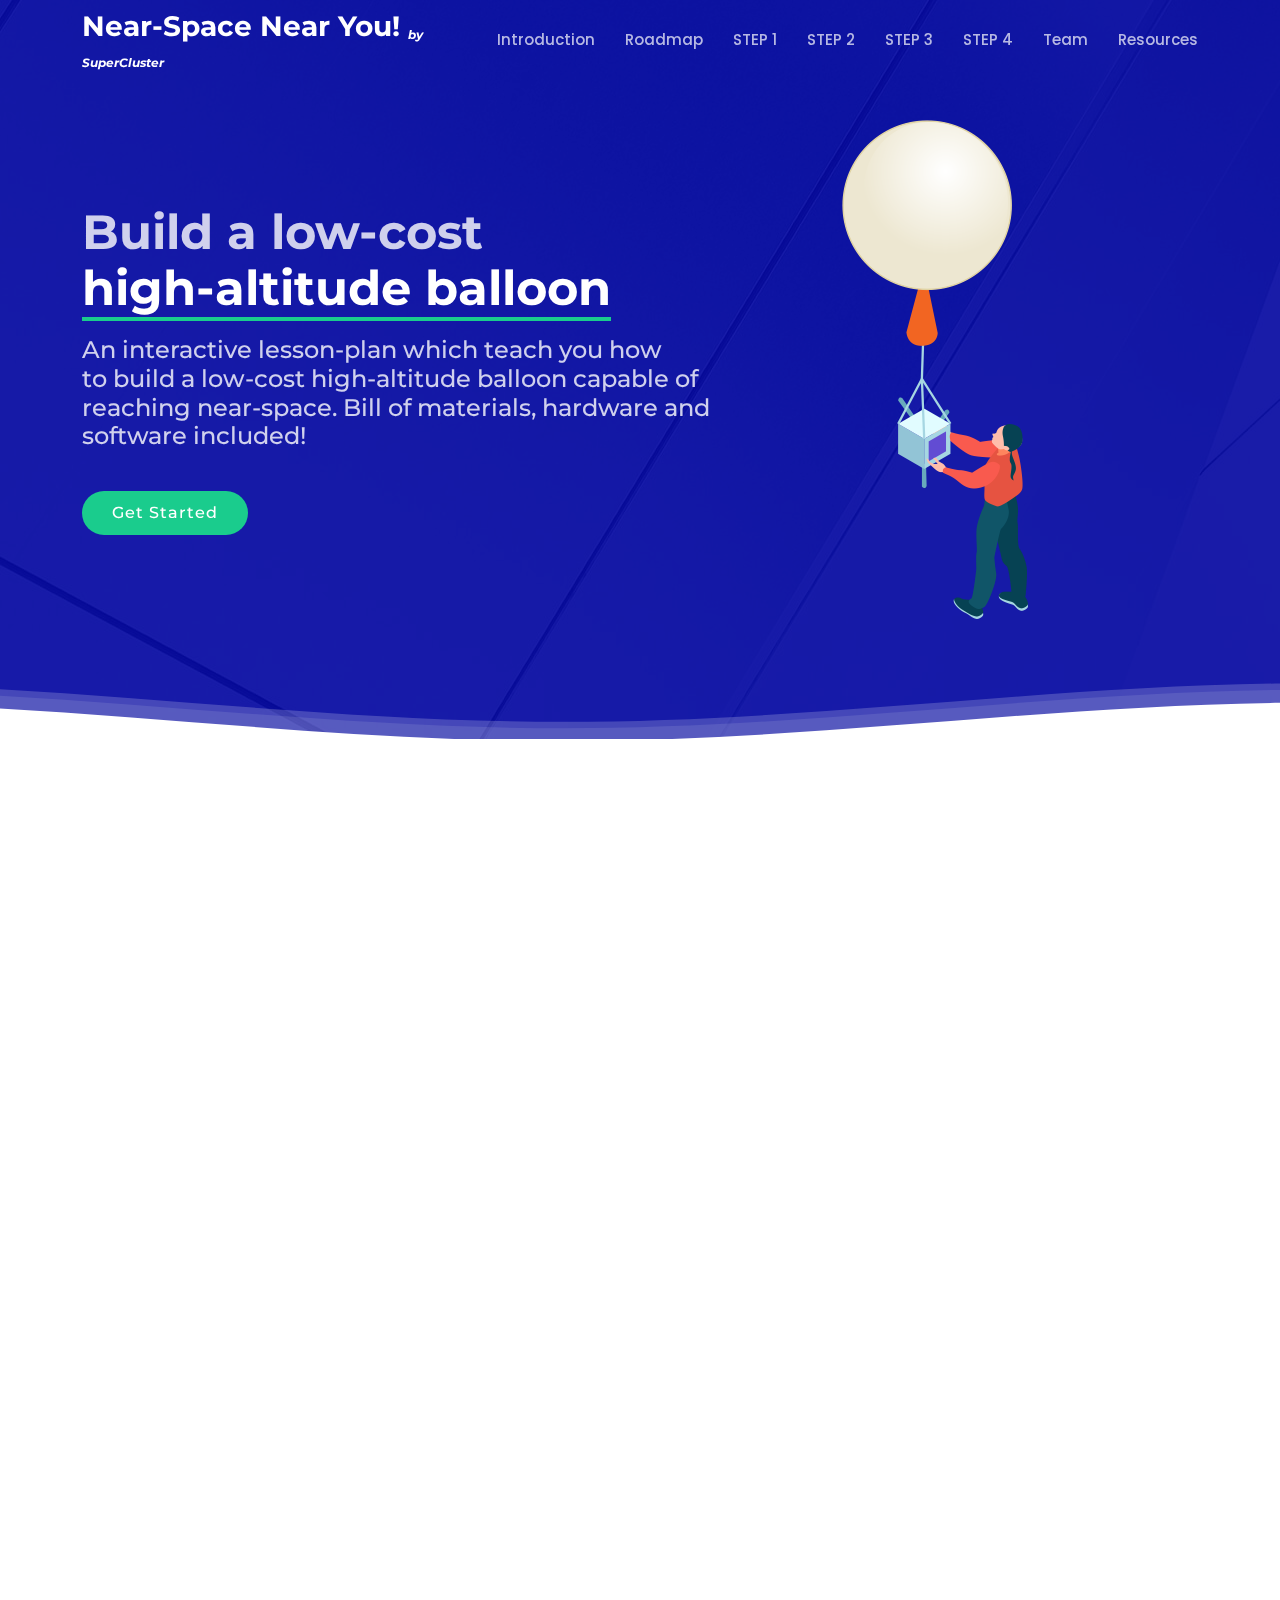
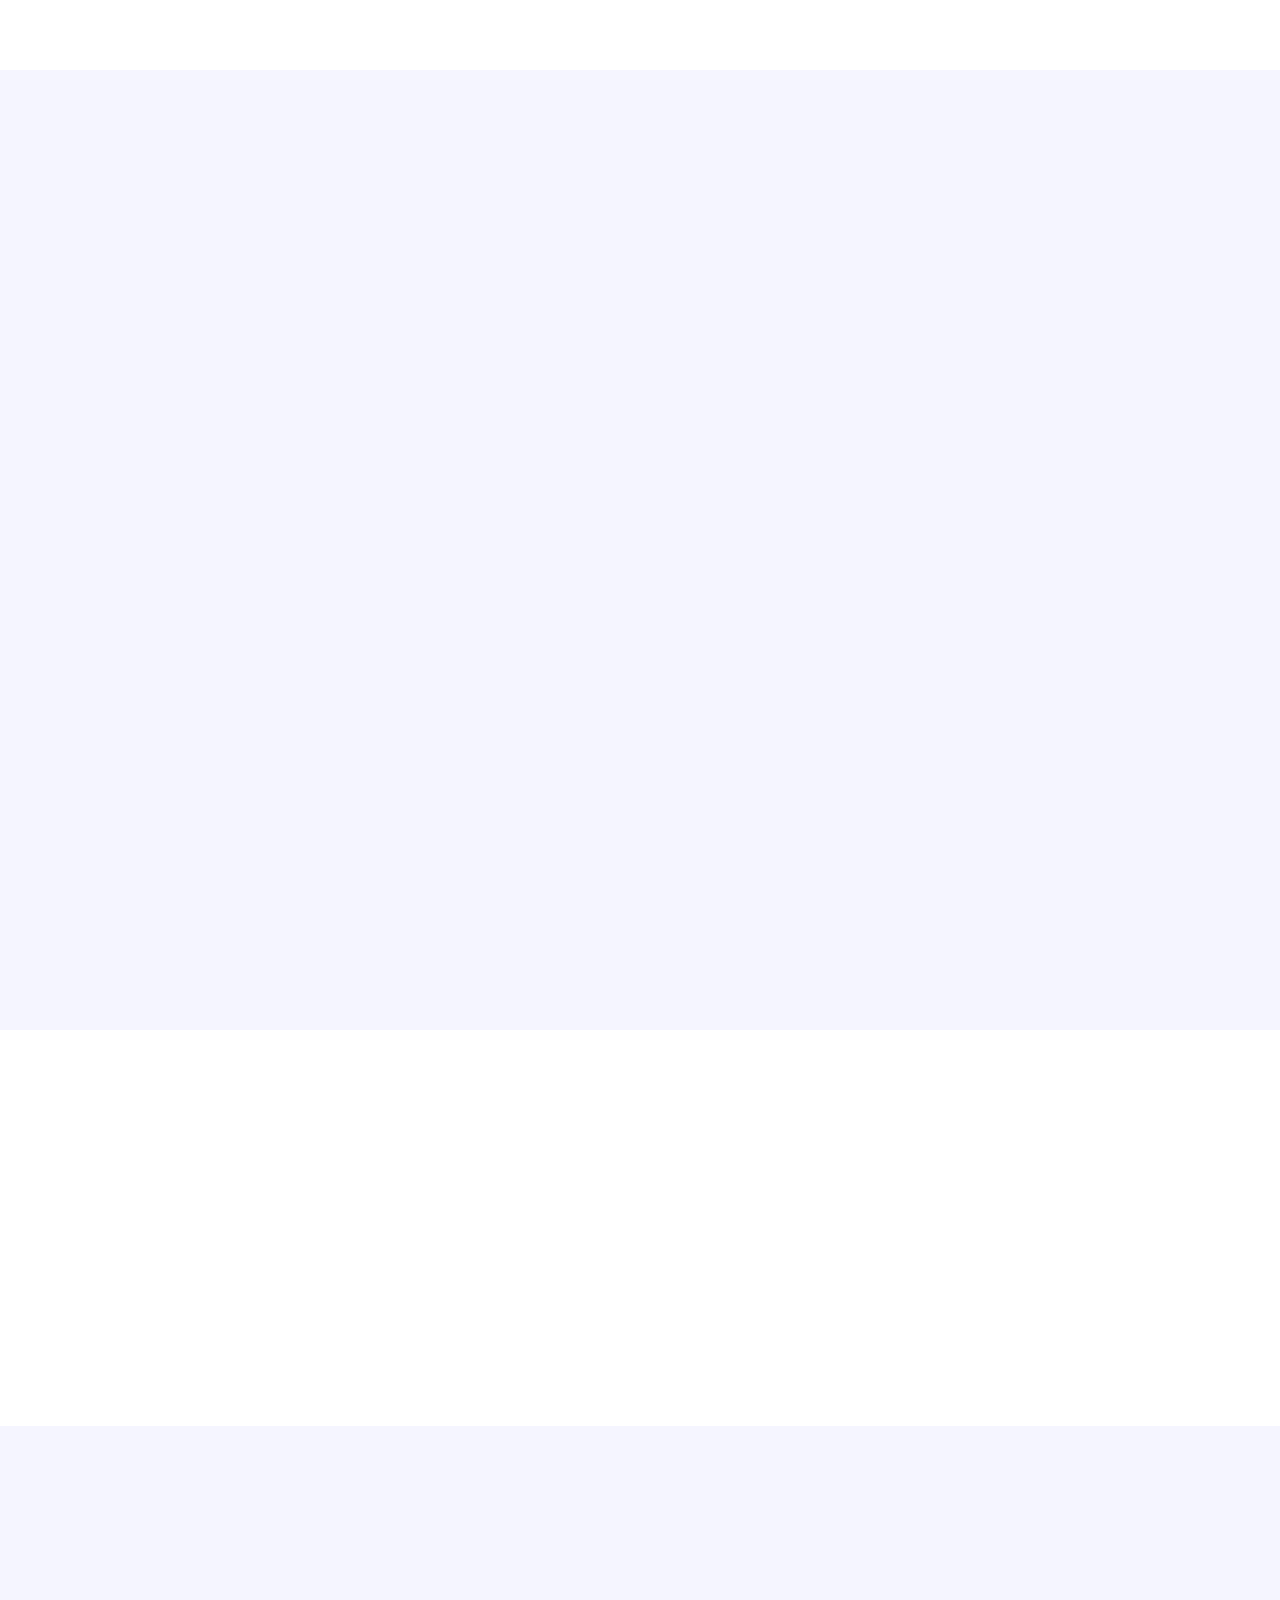
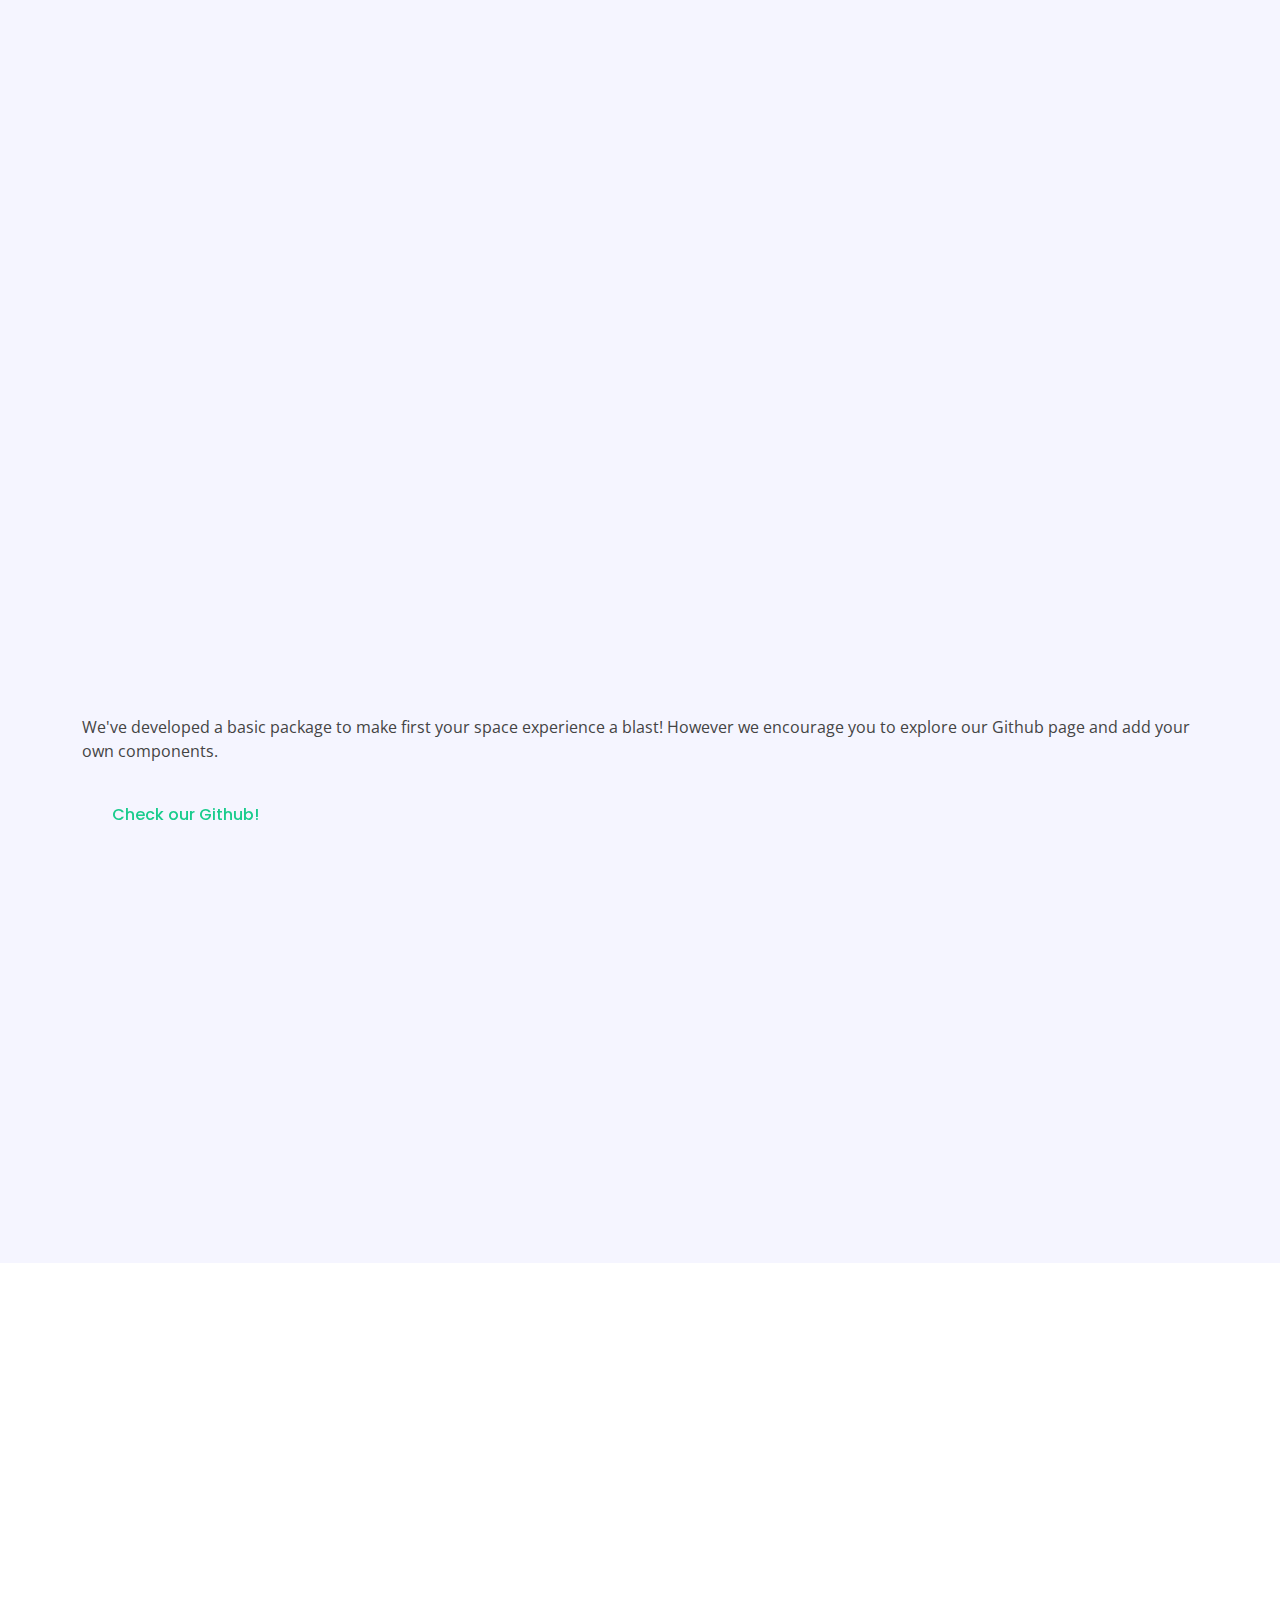
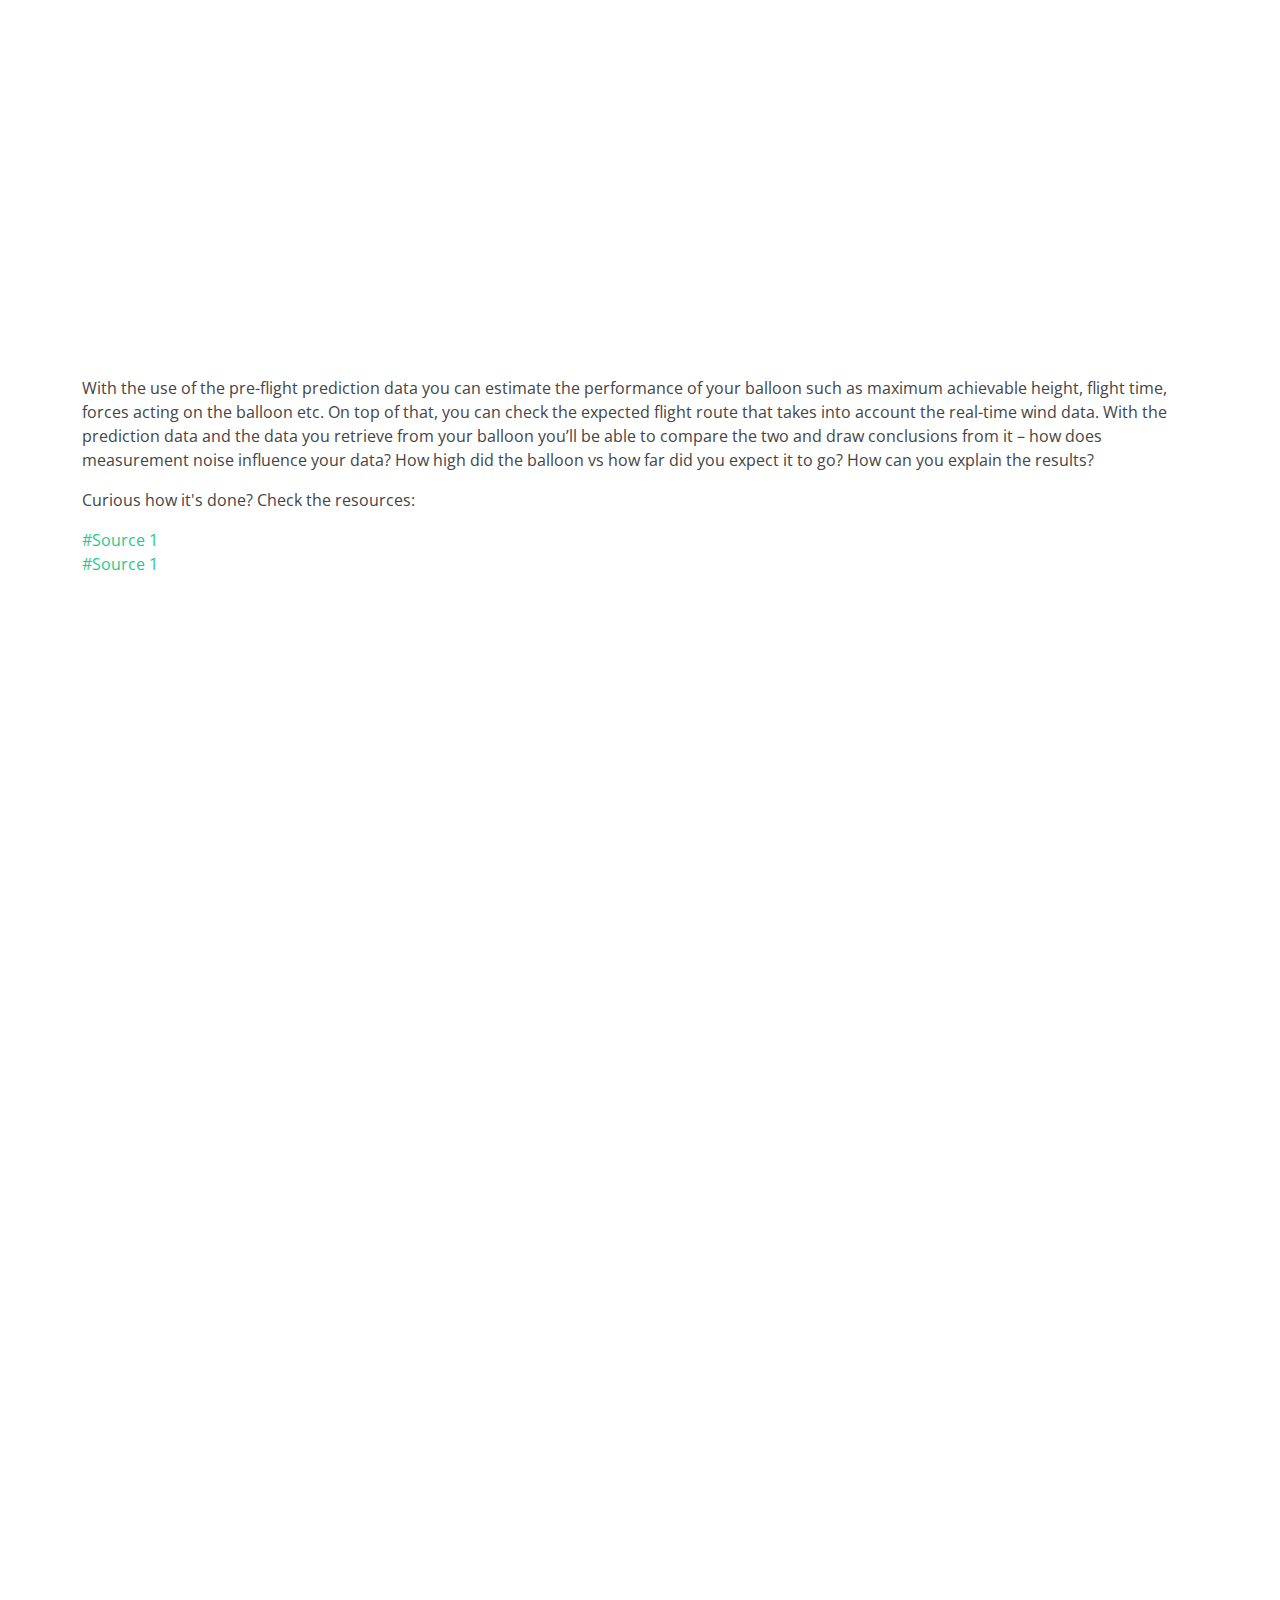
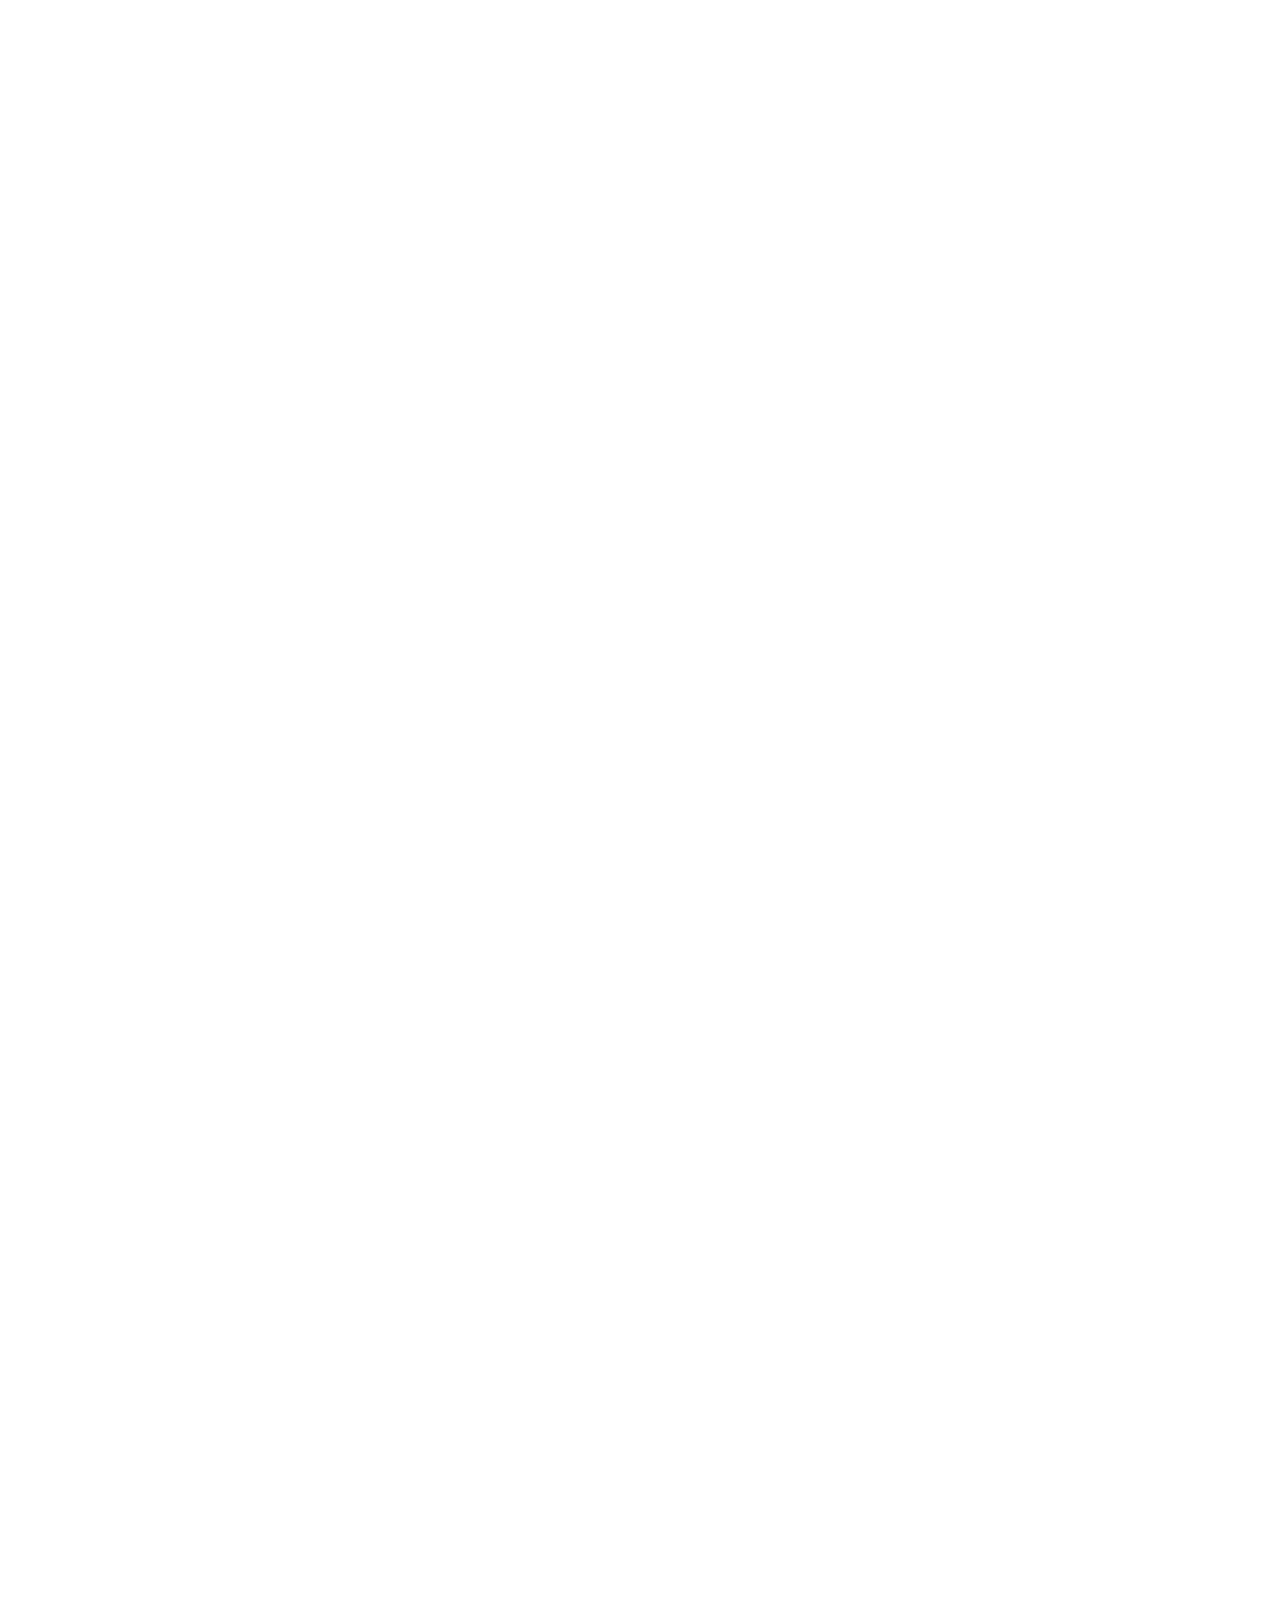
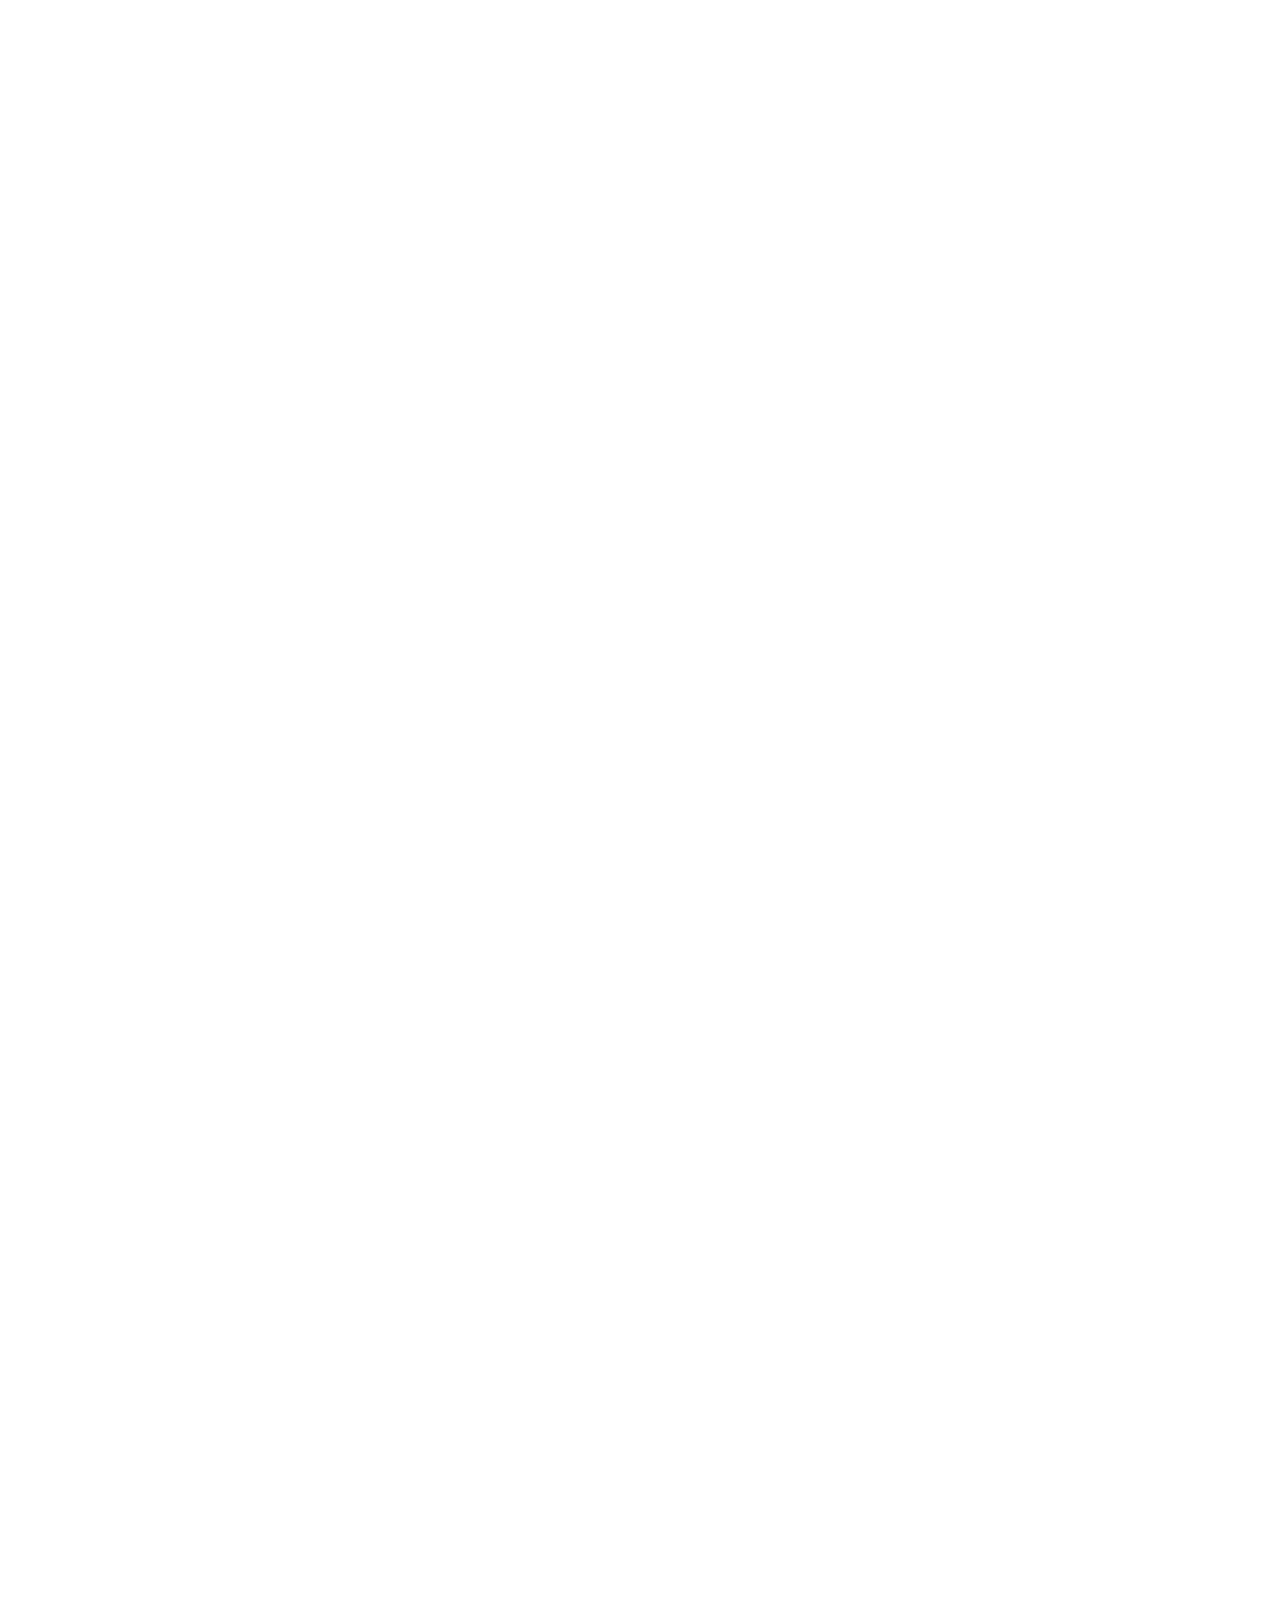
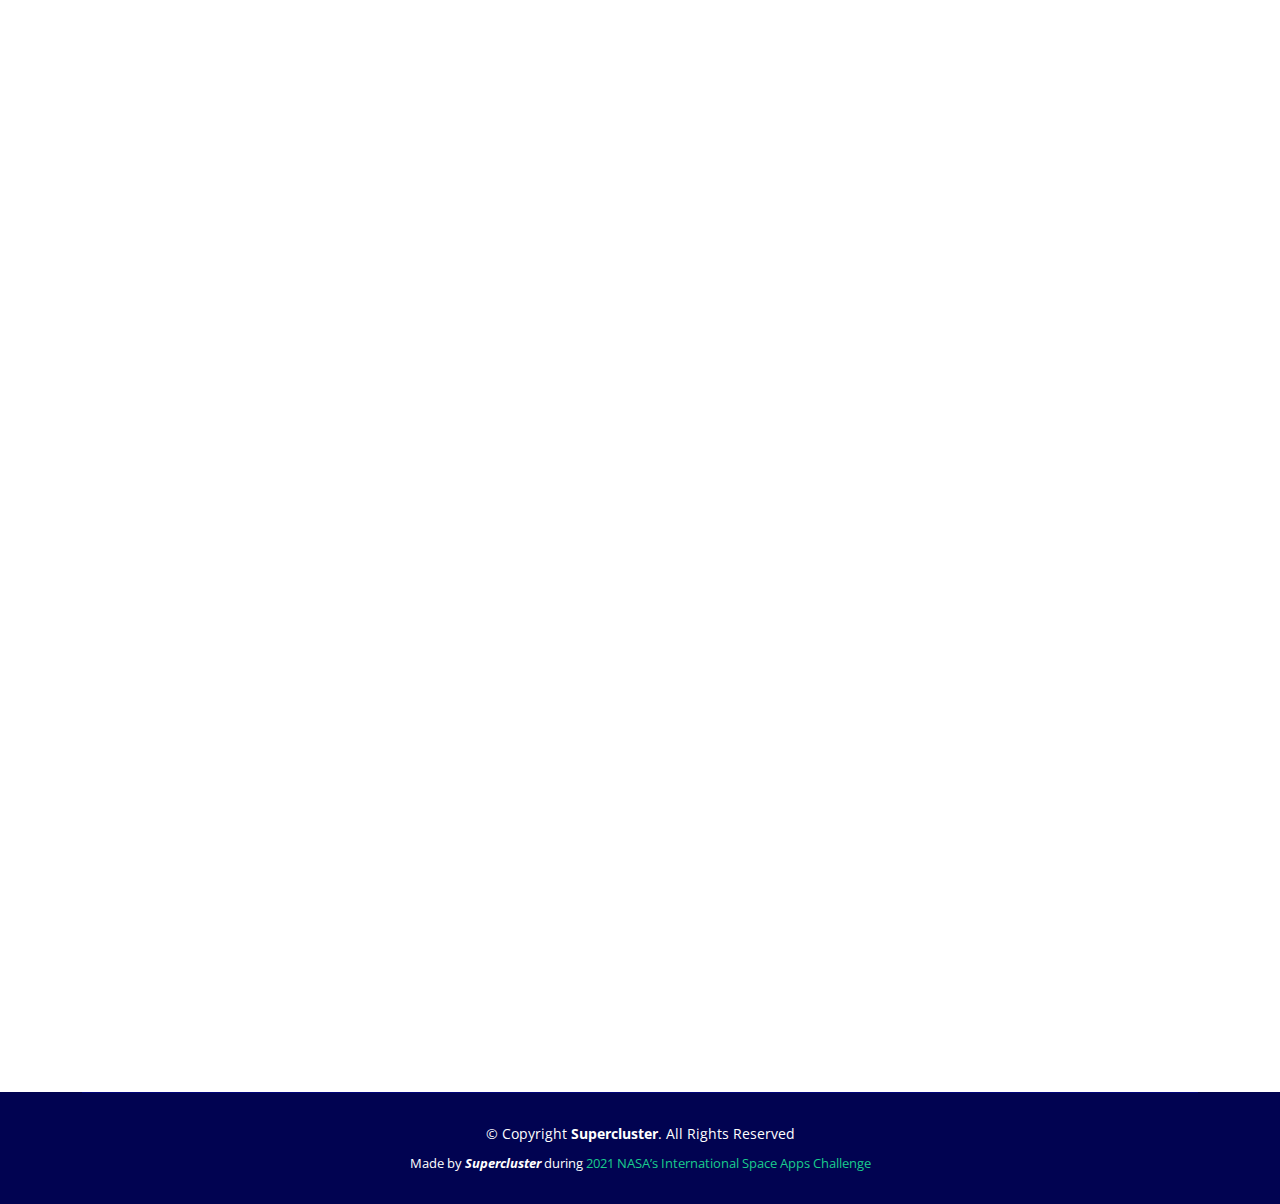
<file: index.html>
<!DOCTYPE html>
<html lang="en">

<head>
  <meta charset="utf-8">
  <meta content="width=device-width, initial-scale=1.0" name="viewport">

  <title>Near Space Near You - By Supercluster</title>
  <meta content="" name="description">
  <meta content="" name="keywords">

  <!-- Favicons -->
  <link href="assets/img/favicon.png" rel="icon">
  <link href="assets/img/apple-touch-icon.png" rel="apple-touch-icon">

  <!-- Google Fonts -->
  <link href="https://fonts.googleapis.com/css?family=Open+Sans:300,300i,400,400i,600,600i,700,700i|Montserrat:300,300i,400,400i,500,500i,600,600i,700,700i|Poppins:300,300i,400,400i,500,500i,600,600i,700,700i" rel="stylesheet">

  <!-- Vendor CSS Files -->
  <link href="assets/vendor/aos/aos.css" rel="stylesheet">
  <link href="assets/vendor/bootstrap/css/bootstrap.min.css" rel="stylesheet">
  <link href="assets/vendor/bootstrap-icons/bootstrap-icons.css" rel="stylesheet">
  <link href="assets/vendor/boxicons/css/boxicons.min.css" rel="stylesheet">
  <link href="assets/vendor/glightbox/css/glightbox.min.css" rel="stylesheet">
  <link href="assets/vendor/remixicon/remixicon.css" rel="stylesheet">
  <link href="assets/vendor/swiper/swiper-bundle.min.css" rel="stylesheet">

  <!-- Template Main CSS File -->
  <link href="assets/css/style.css" rel="stylesheet">

   <!-- Template Main CSS File -->
  
  <!-- =======================================================
  * Template Name: Bootslander - v4.5.0
  * Template URL: https://bootstrapmade.com/bootslander-free-bootstrap-landing-page-template/
  * Author: BootstrapMade.com
  * License: https://bootstrapmade.com/license/
  ======================================================== -->
</head>

<body>

  <!-- ======= Header ======= -->
  <header id="header" class="fixed-top d-flex align-items-center header-transparent">
    <div class="container d-flex align-items-center justify-content-between">

      <div class="logo">
        <h1><a href="index.html"><span>Near-Space Near You!</span> <span style="font-size:0.575em"><sub><i>by SuperCluster</i></sub></span></a></h1>
        <!-- Uncomment below if you prefer to use an image logo -->
        <!-- <a href="index.html"><img src="assets/img/logo.png" alt="" class="img-fluid"></a>-->
      </div>

      <nav id="navbar" class="navbar">
        <ul>
          <li><a class="nav-link scrollto active" href="#about">Introduction</a></li>
          <li><a class="nav-link scrollto" href="#roadmap">Roadmap</a></li>
          <li><a class="nav-link scrollto" href="#features">STEP 1</a></li>
          <li><a class="nav-link scrollto" href="#faq">STEP 2</a></li>
          <li><a class="nav-link scrollto" href="#faq2">STEP 3</a></li>
          <li><a class="nav-link scrollto" href="#gallery">STEP 4</a></li>
          <li><a class="nav-link scrollto" href="#team">Team</a></li>
          <li><a class="nav-link " href="assets/pdf/References.pdf">Resources</a></li>
        </ul>
        <i class="bi bi-list mobile-nav-toggle"></i>
      </nav><!-- .navbar -->

    </div>
  </header><!-- End Header -->

  <!-- ======= Hero Section ======= -->
  <section id="hero">

    <div class="container">
      <div class="row justify-content-between">
        <div class="col-lg-7 pt-5 pt-lg-0 order-2 order-lg-1 d-flex align-items-center">
          <div data-aos="zoom-out">
            <h1>Build a low-cost <br> <span>high-altitude balloon</span></h1>
            <h2>An interactive lesson-plan which teach you how <br> to build a low-cost 
              high-altitude balloon capable of reaching <nobr>near-space.</nobr> Bill of materials, 
              hardware and software included!</h2>
            <div class="text-center text-lg-start">
              <a href="#about" class="btn-get-started scrollto">Get Started</a>
            </div>
          </div>
        </div>
        <div class="col-lg-4 order-1 order-lg-2 hero-img" data-aos="zoom-out" data-aos-delay="300">
          <img src="assets/img/balloon_girl.png" class="img-fluid animated" alt="">
        </div>
      </div>
    </div>

    <svg class="hero-waves" xmlns="" xmlns:xlink="" viewBox="0 24 150 28 " preserveAspectRatio="none">
      <defs>
        <path id="wave-path" d="M-160 44c30 0 58-18 88-18s 58 18 88 18 58-18 88-18 58 18 88 18 v44h-352z">
      </defs>
      <g class="wave1">
        <use xlink:href="#wave-path" x="50" y="3" fill="rgba(255,255,255, .1)">
      </g>
      <g class="wave2">
        <use xlink:href="#wave-path" x="50" y="0" fill="rgba(255,255,255, .2)">
      </g>
      <g class="wave3">
        <use xlink:href="#wave-path" x="50" y="9" fill="#fff">
      </g>
    </svg>

  </section><!-- End Hero -->

  <main id="main">

    <!-- ======= About Section ======= -->
    <section id="about" class="about">
      <div class="container">
            <div class="icon-boxes d-flex flex-column align-items-stretch justify-content-center py-5 px-lg-5" data-aos="fade-left">
            <div class="section-title" data-aos="fade-up">
              <h2>INTRODUCTION</h2>
              <p>Let's burst some balloons!</p>
              <a href="assets/pdf/Supercluster_EducatorTips.pdf">Educator? Click <u>here</u> to get our printable tips on how to spark students imagination!</a>
            </div>

            
            
            
              <div class="icon-box" data-aos="zoom-in" data-aos-delay="100">
                <div class="icon"><i class="bx bx-bulb"></i></div>
                <h4 class="title">Why?</h4>
                <p class="description justify-content-center">
                  The space industry is one of the most rapidly growing industries in recent years. Soaring rocket launches and a resurgent interest in colonizing the moon and Mars are creating more jobs for skilled engineers. Meanwhile, research indicates that interest in STEM sciences is declining  , which could lead to a labor shortage and stall space exploration. 
<br>The COVID-19 pandemic has had additional negative effects, and the shift to remote learning has caused student performance to decline while often discouraging learning.
<br>Our project is designed to reignite interest in science among students - the level of difficulty and complexity of the project can be easily adapted to current teaching levels. Space exploration is extremely forward-looking, and the opportunity to touch the edge of the space should show students that it is within their reach.
<p></p>
<a href="https://www.idtech.com/blog/stem-education-statistics?fbclid=IwAR3YT2L9z53A44xj_vIMIPnaDck9Fvl7yxNaMy-HNCiphxtZ3b2ZEaiDQ8Y">Claim: interest in STEM sciences is declining - source</a>
                </p>
                
                </div>
            

            
            <div class="icon-box" data-aos="zoom-in" data-aos-delay="200">
              <div class="icon"><i class="bx bx-book"></i></div>
              <h4 class="title">What?</h4>
              <p class="description">We have developed a comprehensive application to help prepare for a high altitude balloon mission. Prepared on the basis of our practical experience, guides and checklists will help to organize the mission and pay attention to the not obvious, but important, details. We have collected a list of all the required parts - from the balloon to the electronics, for which we have also prepared software.
                <br>The biggest innovation of our project is to prepare a program for predicting the balloon's flight path. We developed from scratch a mathematical model of the balloon taking into account all the forces acting on it and created a web application for easy data analysis.
                </p>
              
              </div>
          
          
          
            <div class="icon-box" data-aos="zoom-in" data-aos-delay="300">
              <div class="icon"><i class="bx bx-data"></i></div>
              <h4 class="title">Purpose of this project</h4>
              <p class="description" style="color: black">
                We hope that by lowering the entry threshold as much as possible, high altitude balloon missions will become a popular means of encouraging young people to explore space. It's our contribution to bring near-space near them!
                <p></p>
                
              </p>
              
              </div>
              

          </div>
        </div>

       
      
    </section><!-- End About Section -->
    <!-- ======= Roadmap Section ======= -->
    <section id="roadmap" class="roadmap section-bg">
    <div class="container">
      <div class="section-title" data-aos="fade-up">
        <h2>ROADMAP</h2>
        <p>High-altitude balloon lesson roadmap</p>
        <div class="margin_space"></div>
        <div id="bg">
          <img src="assets/img/roadmap.png" class="img-fluid animated" alt="">
        </div>
      </div>
    </div>
    </section>
    

    <!-- ======= Features Section ======= -->
    <section id="features" class="features">
      <div class="container">

        <div class="section-title" data-aos="fade-up">
          <h2>STEP 1</h2>
          <p>How does a high-altitude balloon work?</p>
        </div>

        <!--<button type="button" class="btn btn-primary" data-bs-toggle="modal" data-bs-target="#staticBackdrop">
          Launch static backdrop modal
        </button> -->

        <div class="modal fade" id="exampleModalToggle" aria-hidden="true" aria-labelledby="exampleModalToggleLabel" tabindex="-1">
          <div class="modal-dialog modal-dialog-centered">
            <div class="modal-content">
              <div class="modal-header">
                <h5 class="modal-title" id="exampleModalToggleLabel">Why does the balloon fly?</h5>
                <button type="button" class="btn-close" data-bs-dismiss="modal" aria-label="Close"></button>
              </div>
              <div class="modal-body">
                Most importantly - what makes our balloon float? You can find the answer to that question here:
                <br>
                <a href="https://www.grc.nasa.gov/www/k-12/WindTunnel/Activities/buoy_Archimedes.html">https://www.grc.nasa.gov/www/k-12/WindTunnel/Activities/buoy_Archimedes.html</a>


              </div>
              
            </div>
          </div>
        </div>
        <div class="modal fade" id="exampleModalToggle2" aria-hidden="true" aria-labelledby="exampleModalToggleLabel" tabindex="-1">
          <div class="modal-dialog modal-dialog-centered">
            <div class="modal-content">
              <div class="modal-header">
                <h5 class="modal-title" id="exampleModalToggleLabel2">Standard Atmosphere</h5>
                <button type="button" class="btn-close" data-bs-dismiss="modal" aria-label="Close"></button>
              </div>
              <div class="modal-body">
                The Standard Atmosphere is a mathematical model of the Earth's atmosphere that allows you to calculate conditions at a given altitude. It is used to model the path of the balloon and to calculate the height at which it is located based on pressure measurements. 
                <br>
                <a href="https://www.grc.nasa.gov/www/k-12/airplane/atmosmet.html">https://www.grc.nasa.gov/www/k-12/airplane/atmosmet.html</a>


              </div>
              
            </div>
          </div>
        </div>

        <div class="modal fade" id="exampleModalToggle3" aria-hidden="true" aria-labelledby="exampleModalToggleLabel" tabindex="-1">
          <div class="modal-dialog modal-dialog-centered">
            <div class="modal-content">
              <div class="modal-header">
                <h5 class="modal-title" id="exampleModalToggleLabel3">Space limit</h5>
                <button type="button" class="btn-close" data-bs-dismiss="modal" aria-label="Close"></button>
              </div>
              <div class="modal-body">
                You can say that your balloon has touched the limit of space if it has exceeded the Armstrong limit - this is the altitude at which it is impossible for a human being to function without a proper suit. This is at an altitude of about 20 km - balloons can easily reach this altitude<br>
                <a href="https://en.wikipedia.org/wiki/Armstrong_limit">https://en.wikipedia.org/wiki/Armstrong_limit</a>


              </div>
              
            </div>
          </div>
        </div>

        <div class="modal fade" id="exampleModalToggle4" aria-hidden="true" aria-labelledby="exampleModalToggleLabel" tabindex="-1">
          <div class="modal-dialog modal-dialog-centered">
            <div class="modal-content">
              <div class="modal-header">
                <h5 class="modal-title" id="exampleModalToggleLabel4">How balloons are made</h5>
                <button type="button" class="btn-close" data-bs-dismiss="modal" aria-label="Close"></button>
              </div>
              <div class="modal-body">
                Our project involves building the simplest balloon, but there are much more advanced designs being created - you can read about them on NASA's website:
                 <a href="https://www.nasa.gov/scientific-balloons/types-of-balloons">https://www.nasa.gov/scientific-balloons/types-of-balloons</a>


              </div>
              
            </div>
          </div>
        </div>
       
        <div class="modal fade" id="exampleModalToggle5" aria-hidden="true" aria-labelledby="exampleModalToggleLabel" tabindex="-1">
          <div class="modal-dialog modal-dialog-centered">
            <div class="modal-content">
              <div class="modal-header">
                <h5 class="modal-title" id="exampleModalToggleLabel5">Altitude measurement</h5>
                <button type="button" class="btn-close" data-bs-dismiss="modal" aria-label="Close"></button>
              </div>
              <div class="modal-body">
                The flight altitude is calculated from the measured atmospheric pressure. You can read how we can get the speed and the altitude from the pressure here:
                  <a href="https://www.nasa.gov/centers/dryden/pdf/88377main_H-2044.pdf">https://www.nasa.gov/centers/dryden/pdf/88377main_H-2044.pdf</a>


              </div>
              
            </div>
          </div>
        </div>

        <div class="modal fade" id="exampleModalToggle6" aria-hidden="true" aria-labelledby="exampleModalToggleLabel" tabindex="-1">
          <div class="modal-dialog modal-dialog-centered">
            <div class="modal-content">
              <div class="modal-header">
                <h5 class="modal-title" id="exampleModalToggleLabel6">GPS</h5>
                <button type="button" class="btn-close" data-bs-dismiss="modal" aria-label="Close"></button>
              </div>
              <div class="modal-body">
                GPS is used to locate the balloon. Below you will read how a constellation of satellites provides the ability to accurately measure your position anywhere on Earth. 
                  <a href="https://www.nasa.gov/directorates/heo/scan/communications/policy/what_is_gps">https://www.nasa.gov/directorates/heo/scan/communications/policy/what_is_gps</a>


              </div>
              
            </div>
          </div>
        </div>

        <div class="modal fade" id="exampleModalToggle6" aria-hidden="true" aria-labelledby="exampleModalToggleLabel" tabindex="-1">
          <div class="modal-dialog modal-dialog-centered">
            <div class="modal-content">
              <div class="modal-header">
                <h5 class="modal-title" id="exampleModalToggleLabel6">GPS</h5>
                <button type="button" class="btn-close" data-bs-dismiss="modal" aria-label="Close"></button>
              </div>
              <div class="modal-body">
                GPS is used to locate the balloon. Below you will read how a constellation of satellites provides the ability to accurately measure your position anywhere on Earth. 
                  <a href="https://www.nasa.gov/directorates/heo/scan/communications/policy/what_is_gps">https://www.nasa.gov/directorates/heo/scan/communications/policy/what_is_gps</a>


              </div>
              
            </div>
          </div>
        </div>

        <div class="modal fade" id="exampleModalToggle7" aria-hidden="true" aria-labelledby="exampleModalToggleLabel" tabindex="-1">
          <div class="modal-dialog modal-dialog-centered">
            <div class="modal-content">
              <div class="modal-header">
                <h5 class="modal-title" id="exampleModalToggleLabel7">Space Radiation</h5>
                <button type="button" class="btn-close" data-bs-dismiss="modal" aria-label="Close"></button>
              </div>
              <div class="modal-body">
                Space radiation is very important - it affects organisms as well as devices. You can study both its levels and its effects on samples attached to a balloon. You can find all the information about cosmic radiation here:
                 <a href="https://www.nasa.gov/analogs/nsrl/why-space-radiation-matters">https://www.nasa.gov/analogs/nsrl/why-space-radiation-matters</a>


              </div>
              
            </div>
          </div>
        </div>

        <div class="modal fade" id="exampleModalToggle8" aria-hidden="true" aria-labelledby="exampleModalToggleLabel" tabindex="-1">
          <div class="modal-dialog modal-dialog-centered">
            <div class="modal-content">
              <div class="modal-header">
                <h5 class="modal-title" id="exampleModalToggleLabel8">Magnetosphere</h5>
                <button type="button" class="btn-close" data-bs-dismiss="modal" aria-label="Close"></button>
              </div>
              <div class="modal-body">
                The magnetic field produced by the Earth protects us from harmful cosmic radiation and from disturbances caused by the Sun. With a magnetometer you can study its parameters at different altitudes.
                  <a href="https://www.nasa.gov/magnetosphere/">https://www.nasa.gov/magnetosphere/</a>


              </div>
              
            </div>
          </div>
        </div>
 
        <div class="row" data-aos="fade-left">
          
          <div class="col-lg-3 col-md-4" data-bs-toggle="modal" data-bs-target="#exampleModalToggle">
            
            <div class="icon-box" data-aos="zoom-in" data-aos-delay="50">
              <i class="ri-store-line" style="color: #ffbb2c;"></i>
              <h3>Why does the balloon fly?</h3>
            </div>
          </div>

          
          
          <div class="col-lg-3 col-md-4 mt-4 mt-md-0" data-bs-toggle="modal" data-bs-target="#exampleModalToggle2">
            <div class="icon-box" data-aos="zoom-in" data-aos-delay="100">
              <i class="ri-bar-chart-box-line" style="color: #5578ff;"></i>
              <h3>Standard Atmosphere</h3>
            </div>
          </div>

          <div class="col-lg-3 col-md-4 mt-4 mt-md-0" data-bs-toggle="modal" data-bs-target="#exampleModalToggle3">
            <div class="icon-box" data-aos="zoom-in" data-aos-delay="150">
              <i class="ri-calendar-todo-line" style="color: #e80368;"></i>
              <h3>Space limit</h3>
            </div>
          </div>

          <div class="col-lg-3 col-md-4 mt-4 mt-lg-0"data-bs-toggle="modal" data-bs-target="#exampleModalToggle4">
            <div class="icon-box" data-aos="zoom-in" data-aos-delay="200">
              <i class="ri-paint-brush-line" style="color: #e361ff;"></i>
              <h3>How balloons are made</h3>
            </div>
          </div>
          <div class="col-lg-3 col-md-4 mt-4" data-bs-toggle="modal" data-bs-target="#exampleModalToggle5">
            <div class="icon-box" data-aos="zoom-in" data-aos-delay="250">
              <i class="ri-database-2-line" style="color: #47aeff;"></i>
              <h3>Altitude measurement</h3>
            </div>
          </div>
          <div class="col-lg-3 col-md-4 mt-4" data-bs-toggle="modal" data-bs-target="#exampleModalToggle6">
            <div class="icon-box" data-aos="zoom-in" data-aos-delay="300">
              <i class="ri-gradienter-line" style="color: #ffa76e;"></i>
              <h3>GPS</h3>
            </div>
          </div>
          <div class="col-lg-3 col-md-4 mt-4" data-bs-toggle="modal" data-bs-target="#exampleModalToggle7">
            <div class="icon-box" data-aos="zoom-in" data-aos-delay="350">
              <i class="ri-file-list-3-line" style="color: #11dbcf;"></i>
              <h3>Space Radiation</h3>
            </div>
          </div>
          <div class="col-lg-3 col-md-4 mt-4" data-bs-toggle="modal" data-bs-target="#exampleModalToggle8">
            <div class="icon-box" data-aos="zoom-in" data-aos-delay="400">
              <i class="ri-price-tag-2-line" style="color: #4233ff;"></i>
              <h3>Magnetosphere</h3>
            </div>
          </div>
          
          <!--<div class="col-lg-3 col-md-4 mt-4">
            <div class="icon-box" data-aos="zoom-in" data-aos-delay="450">
              <i class="ri-anchor-line" style="color: #b2904f;"></i>
              <h3><a href="">Dirada Pack</a></h3>
            </div>
          </div>
          <div class="col-lg-3 col-md-4 mt-4">
            <div class="icon-box" data-aos="zoom-in" data-aos-delay="500">
              <i class="ri-disc-line" style="color: #b20969;"></i>
              <h3><a href="">Moton Ideal</a></h3>
            </div>
          </div>
          <div class="col-lg-3 col-md-4 mt-4">
            <div class="icon-box" data-aos="zoom-in" data-aos-delay="550">
              <i class="ri-base-station-line" style="color: #ff5828;"></i>
              <h3><a href="">Verdo Park</a></h3>
            </div>
          </div>
          <div class="col-lg-3 col-md-4 mt-4">
            <div class="icon-box" data-aos="zoom-in" data-aos-delay="600">
              <i class="ri-fingerprint-line" style="color: #29cc61;"></i>
              <h3><a href="">Flavor Nivelanda</a></h3>
            </div>
          </div>
        -->
        </div>

      </div>
    </section><!-- End Features Section -->
    
<!-- ======= F.A.Q Section ======= -->
<section id="faq" class="faq section-bg">
  <div class="container">

    <div class="section-title" data-aos="fade-up">
      <h2>STEP 2</h2>
      <p>Build yor project</p>
    </div>

    <div class="faq-list">
      <ul>
        <li data-aos="fade-up">
          <i class="bx bx-target-lock icon-help"></i> <a data-bs-toggle="collapse" class="collapse" data-bs-target="#faq-list-1"> Choose your mission goal <i class="bx bx-chevron-down icon-show"></i><i class="bx bx-chevron-up icon-close"></i></a>
          <div id="faq-list-1" class="collapse show" data-bs-parent=".faq-list">
            <p>
              Consider what goal you want to achieve with your balloon mission. For a basic mission, a GPS, a pressure sensor, and a radio transmitter are sufficient. However, you can expand your payload with more sensors or samples.

            </p>
          </div>
        </li>

        <li data-aos="fade-up" data-aos-delay="100">
          <i class="bx bx-trip icon-help"></i> <a data-bs-toggle="collapse" data-bs-target="#faq-list-2" class="collapsed"> Your flight plan <i class="bx bx-chevron-down icon-show"></i><i class="bx bx-chevron-up icon-close"></i></a>
          <div id="faq-list-2" class="collapse" data-bs-parent=".faq-list">
            <p class="">
              The primary requirement for allowing a balloon to fly is adequate weather. Avoid windy days. Never release the balloon during a storm or rain.
Never release a balloon without pre-planning your route.
Make sure that the balloon has no chance to fly over bodies of water, because in that case the cargo will sink and be impossible to recover.
 Pay attention to whether the balloon will not cross the state border during the flight. While it may still be possible to recover the payload, 
 it will make it much more difficult. If you cannot avoid this possibility, it is essential that you notify your Air Navigation Services Agency already 
 at the flight planning stage. Try to launch the balloon in a flat area with no terrain obstacles such as tall buildings or forests. 
<br><div class="margin_space"></div>
 <a href="#gallery">We've developed tools that allow you to estimate your balloon's likely route, feel free to explore it - STEP 4 - FLIGHT DATA ANALYSIS</a>
            </p>
          </div>
        </li>

        <li data-aos="fade-up" data-aos-delay="200">
          <i class="bx bx-shield-alt icon-help"></i> <a data-bs-toggle="collapse" data-bs-target="#faq-list-3" class="collapsed"> Local authorities <i class="bx bx-chevron-down icon-show"></i><i class="bx bx-chevron-up icon-close"></i></a>
          <div id="faq-list-3" class="collapse" data-bs-parent=".faq-list">
            <p>
              High altitude balloons are treated like an aircraft, which means that it is necessary to contact the appropriate airspace management authorities. In the case of the United States, this is the FAA. The first contact should be made at least two weeks before the balloon is scheduled to take off. Directly related to the notification of the balloon flight route is the planning of the flight route. We have provided detailed guidelines for the legal requirements in a dedicated checklist.
            </p>
          </div>
        </li>

        <li data-aos="fade-up" data-aos-delay="300">
          <i class="bx bx-network-chart icon-help"></i> <a data-bs-toggle="collapse" data-bs-target="#faq-list-4" class="collapsed">Preparing payload box <i class="bx bx-chevron-down icon-show"></i><i class="bx bx-chevron-up icon-close"></i></a>
          <div id="faq-list-4" class="collapse" data-bs-parent=".faq-list">
            <p>
              Proper preparation of the payload enclosure ensures its survival in the higher atmosphere and safe return to earth. 
After placing the electronics inside, fill the remaining space with polystyrene blocks. Remember to drill a small hole in the wall to equalize pressure. This should be near the pressure and temperature sensor so that it provides the most accurate measurements possible. 
Always remove the electronics when making modifications to the housing! Accidentally touching the integrated circuits with a screwdriver or knife can lead to a short circuit and irreparable damage to the device.

            </p>
            
            
          </div>

          
        </li>

        <li data-aos="fade-up" data-aos-delay="400">
          <i class="bx bx-bug-alt icon-help"></i> <a data-bs-toggle="collapse" data-bs-target="#faq-list-5" class="collapsed">Test your hardware<i class="bx bx-chevron-down icon-show"></i><i class="bx bx-chevron-up icon-close"></i></a>
          <div id="faq-list-5" class="collapse" data-bs-parent=".faq-list">
            <p>
              Some of our team members are aviation and aerospace students. We decided to transfer good practices for mitigating the risk of mission failure to the ongoing balloon project. Checklists are a simple set of actions that should be performed before the next steps. It sounds very simple, but practice shows that they significantly reduce failures and accidents. 
We have prepared sets of activities to be performed during particular phases of your project. They concern both mission planning and activities during balloon assembly and launch.
</p>
          </div>
        </li>

        <li data-aos="fade-up" data-aos-delay="500">
          <i class="bx bx-list-check icon-help"></i> <a data-bs-toggle="collapse" data-bs-target="#faq-list-6" class="collapsed"> Checklist <i class="bx bx-chevron-down icon-show"></i><i class="bx bx-chevron-up icon-close"></i></a>
          <div id="faq-list-6" class="collapse" data-bs-parent=".faq-list">
            <p>
              Some of our team members are aviation and aerospace students. We decided to transfer good practices for mitigating the risk of mission failure to the ongoing balloon project. Checklists are a simple set of actions that should be performed before the next steps. It sounds very simple, but practice shows that they significantly reduce failures and accidents. 
We have prepared sets of activities to be performed during particular phases of your project. They concern both mission planning and activities during balloon assembly and launch.
</p>
          </div>
        </li>

        

       

      </ul>
      <div class="margin_space"></div>
            
      <div class="margin_space"></div>
      
      
      <div class="section-title" data-aos="fade-up">
        <h2>Ready?</h2>
        <p>Use resources developed by our team</p>
      </div>

      <p>
        We've developed a basic package to make first your space experience a blast! However we encourage you to explore our Github page and add your own components.
      </p>
      <div class="margin_space"></div>
      
      <a href="https://github.com/Supercluster-Rzeszow">Check our Github!</a>
      <div class="margin_space"></div>
      <div class="row" data-aos="fade-left ">
        <div class="col-lg-4 col-md-6 mt-5 mt-lg-0">
          <div class="member" data-aos="zoom-in" data-aos-delay="100">
            <a href="bal.html"><div class="pic"><img src="assets/img/team/bal.png" class="img-fluid" alt=""></div>
          </div>
          
          <div class="member-info text-center">
            <h4>Balloon</h4>
           </div>
          </a>
        </div>
        
        <div class="col-lg-4 col-md-6 mt-5 mt-lg-0">
          <div class="member" data-aos="zoom-in" data-aos-delay="100">
            <a href="mb.html"><div class="pic"><img src="assets/img/team/pcb.png" class="img-fluid" alt=""></div>
          </div>
          <div class="member-info text-center">
            <h4>Electronics</h4>
           </div>
          </a>
        </div>
        
        <div class="col-lg-4 col-md-6 mt-5 mt-lg-0">
          <div class="member" data-aos="zoom-in" data-aos-delay="100">
            <a href="check.html"><div class="pic"><img src="assets/img/team/check.png" class="img-fluid" alt=""></div>
          </div>
          <div class="member-info text-center">
            <h4>Checklists</h4>
           </div></a>
        </div>
      </div>
      <div class="margin_space"></div>
     
    </div>

  </div>
</section><!-- End F.A.Q Section -->

    
    <!-- ======= Details Section ======= -->
    <section id="faq2" class="faq">
      <div class="container">

        <div class="section-title" data-aos="fade-up">
          <h2>STEP 3</h2>
          <p>Launch!</p>
        </div>
    
        <div class="faq-list">
          <ul>

            <li style="background-color: #f5f5ff;" data-aos="fade-up" >
              <i class="bx bx-search icon-help"></i> <a data-bs-toggle="collapse" class="collapse" data-bs-target="#faq-list-1">Launching a balloon<i class="bx bx-chevron-down icon-show"></i><i class="bx bx-chevron-up icon-close"></i></a>
              <div id="faq-list-1" class="collapse" data-bs-parent=".faq-list">
                <p>
                  A critical phase of the entire project is the balloon launch. Always conduct it with several people - a solo launch is possible, but extremely difficult to do. Wear gloves - these will prevent accidental damage to the balloon shell.
Once the balloon is filled with gas, one person must hold the balloon until you have attached the parachute and the payload. This can take some time and be tiring - plan your changes so that the balloon is released under full control, avoiding sudden releases or jerks. 
The parachute and payload should be lifted upwards - don't let the balloon lift them off the ground by its own buoyancy alone. This will limit the stress on the cord and minimize the risk of it breaking. 

                </p>
              </div>
            </li>
               
            <li style="background-color: #f5f5ff;" data-aos="fade-up" data-aos-delay="100">
              <i class="bx bx-map-alt icon-help"></i> <a data-bs-toggle="collapse" data-bs-target="#faq-list-2" class="collapsed"> Tracking <i class="bx bx-chevron-down icon-show"></i><i class="bx bx-chevron-up icon-close"></i></a>
              <div id="faq-list-2" class="collapse" data-bs-parent=".faq-list">
                <p>
                  Payload tracking is the most important part of the mission - it allows you to recover the payload and the data collected. Payload can be tracked in different ways:
We have prepared an open source LoRa radio tracker based on open source components. It allows sending telemetry via radio. We have designed hardware and software in such a way that it can be used by people with no experience in electronics and programming.
It is possible to use commercial trackers based on cellular network transmission.

                </p>
              </div>
            </li>
    
            <li style="background-color: #f5f5ff;" data-aos="fade-up" data-aos-delay="200">
              <i class="bx bx-package icon-help"></i> <a data-bs-toggle="collapse" data-bs-target="#faq-list-3" class="collapsed"> Capsule interception <i class="bx bx-chevron-down icon-show"></i><i class="bx bx-chevron-up icon-close"></i></a>
              <div id="faq-list-3" class="collapse" data-bs-parent=".faq-list">
                <p>
                  Once the balloon has bursted, you will need to recover the payload. This will require going to the site where the payload fell, which should be transmitted via a radio transmitter to a base station. You must remember that the payload may fall in an unfavorable location - never take unnecessary risks to recover it (for example, do not remove a payload suspended in a tree). Safety always comes first!
                </p>
              </div>
            </li>
    
            <li style="background-color: #f5f5ff;" data-aos="fade-up" data-aos-delay="300">
              <i class="bx bx-line-chart icon-help"></i> <a data-bs-toggle="collapse" data-bs-target="#faq-list-4" class="collapsed">Secure your data  <i class="bx bx-chevron-down icon-show"></i><i class="bx bx-chevron-up icon-close"></i></a>
              <div id="faq-list-4" class="collapse" data-bs-parent=".faq-list">
                <p>
                  From the collected data you can get a lot of information about the behavior of the balloon, the parameters of the surrounding air and data about your own experiments. We have developed an application that allows you to analyze the basic telemetry of the balloon, which allows you to compare the actual route with the algorithm we predicted, and learn about the forces acting on the balloon!
                </p>
              </div>
            </li>
          </ul>
        </div>
    
      </div>
    </section><!-- End Details Section -->

    <!-- ======= Gallery Section ======= -->


    <section id="gallery" class="gallery">
      <div class="container">

        <div class="section-title" data-aos="fade-up">
          <h2>STEP 4</h2>
          <p>FLIGHT DATA ANALYSIS</p>
        </div>

        <p>With the use of the pre-flight prediction data you can estimate the performance of your balloon such as maximum achievable height, flight time, forces acting on the balloon etc. On top of that, you can check the expected flight route that takes into account the real-time wind data.
          With the prediction data and the data you retrieve from your balloon you’ll be able to compare the two and draw conclusions from it – how does measurement noise influence your data? How high did the balloon vs how far did you expect it to go? How can you explain the results?</p>

          <p></p>

          <p>Curious how it's done? Check the resources:</p>
          <a href="https://northstar-www.dartmouth.edu/~klynch/pmwiki-gc/uploads/BalloonCalulations.pdf">#Source 1</a> <br>
          <a href="https://www.iastatedigitalpress.com/ahac/article/8327/galley/7923/view/">#Source 1</a>
          <p>

          </p>
          <p></p>
        
</div>

        <h2 id="content-mobile"> App available only on PC. Sorry! :(</h2>
<div class="container">
        <iframe id="content-desktop" width=100% height=4100px src="https://near-space-dash.herokuapp.com/" id="child-iframe"></iframe>
      </div>
        <!--<script>
          let iframe = document.querySelector("#child-iframe");
        
          window.addEventListener('message', function(e) {
            // message that was passed from iframe page
            let message = e.data;
        
            iframe.style.height = (message.height - 1500) + 'px';
    
          } , false);
        </script> -->
      
      
  
    
     
    </section><!-- End Gallery Section -->

    

    <!-- ======= Team Section ======= -->
    <section id="team" class="team">
      <div class="container">

        <div class="section-title" data-aos="fade-up">
          <h2>Team</h2>
          <p>MEET SUPERCLUSTER</p>
        </div>
        <div></div>
        <div class="row" data-aos="fade-left">

          <div class="col-lg-4 col-md-6 mt-5 mt-md-0">
            <div class="member" data-aos="zoom-in" data-aos-delay="100">
              <div class="pic"><img src="assets/img/team/team1.jpg" class="img-fluid" alt=""></div>
              <div class="member-info">
                <h4>Kamil Ziolkowski</h4>
                <span>Team Leader</span>
                <div class="social">
                  <a href=""><i class="bi bi-twitter"></i></a>
                  <a href=""><i class="bi bi-facebook"></i></a>
                  <a href=""><i class="bi bi-instagram"></i></a>
                  <a href=""><i class="bi bi-linkedin"></i></a>
                </div>
              </div>
            </div>
          </div>

          <div class="col-lg-4 col-md-6 mt-5 mt-md-0">
            <div class="member" data-aos="zoom-in" data-aos-delay="200">
              <div class="pic"><img src="assets/img/team/team2.jpg" class="img-fluid" alt=""></div>
              <div class="member-info">
                <h4>Katarzyna Frankowska</h4>
                <span>Data scientist</span>
                <div class="social">
                  <a href=""><i class="bi bi-twitter"></i></a>
                  <a href=""><i class="bi bi-facebook"></i></a>
                  <a href=""><i class="bi bi-instagram"></i></a>
                  <a href=""><i class="bi bi-linkedin"></i></a>
                </div>
              </div>
            </div>
          </div>
          
          <div class="col-lg-4 col-md-6 mt-5 mt-lg-0">
            <div class="member" data-aos="zoom-in" data-aos-delay="300">
              <div class="pic"><img src="assets/img/team/team3.jpg" class="img-fluid" alt=""></div>
              <div class="member-info">
                <h4>Michał Poźniak</h4>
                <span>Data Engineer</span>
                <div class="social">
                  <a href=""><i class="bi bi-twitter"></i></a>
                  <a href=""><i class="bi bi-facebook"></i></a>
                  <a href=""><i class="bi bi-instagram"></i></a>
                  <a href=""><i class="bi bi-linkedin"></i></a>
                </div>
              </div>
            </div>
          </div>
          </div>

          <div class="margin_space"></div>
          <div class="row" data-aos="fade-left">
          <div class="col-lg-4 col-md-6 mt-5 mt-lg-0">
            <div class="member" data-aos="zoom-in" data-aos-delay="400">
              <div class="pic"><img src="assets/img/team/team4.jpg" class="img-fluid" alt=""></div>
              <div class="member-info">
                <h4>Wiktor Żmuda</h4>
                <span>Software Engineer</span>
                <div class="social">
                  <a href=""><i class="bi bi-twitter"></i></a>
                  <a href=""><i class="bi bi-facebook"></i></a>
                  <a href=""><i class="bi bi-instagram"></i></a>
                  <a href=""><i class="bi bi-linkedin"></i></a>
                </div>
              </div>
            </div>
          </div>
          
          <div class="col-lg-4 col-md-6 mt-5 mt-lg-0">
            <div class="member" data-aos="zoom-in" data-aos-delay="500">
              <div class="pic"><img src="assets/img/team/team5.jpg" class="img-fluid" alt=""></div>
              <div class="member-info">
                <h4>Tomasz Zdziebło</h4>
                <span>Hardware Engineer</span>
                <div class="social">
                  <a href=""><i class="bi bi-twitter"></i></a>
                  <a href=""><i class="bi bi-facebook"></i></a>
                  <a href=""><i class="bi bi-instagram"></i></a>
                  <a href=""><i class="bi bi-linkedin"></i></a>
                </div>
              </div>
            </div>
          </div>
          
          <div class="col-lg-4 col-md-6 mt-5 mt-lg-0">
            <div class="member" data-aos="zoom-in" data-aos-delay="600">
              <div class="pic"><img src="assets/img/team/team6.jpg" class="img-fluid" alt=""></div>
              <div class="member-info">
                <h4>Michał Słomiany</h4>
                <span>Electronics Engineer</span>
                <div class="social">
                  <a href=""><i class="bi bi-twitter"></i></a>
                  <a href=""><i class="bi bi-facebook"></i></a>
                  <a href=""><i class="bi bi-instagram"></i></a>
                  <a href=""><i class="bi bi-linkedin"></i></a>
                </div>
              </div>
            </div>
          </div>
        </div>
        </div>

      </div>
    </section><!-- End Team Section -->

    

  </main><!-- End #main -->

  <!-- ======= Footer ======= -->
  <footer id="footer">
    <div class="container">
      <div class="copyright">
        &copy; Copyright <strong><span>Supercluster</span></strong>. All Rights Reserved
      </div>
      <div class="credits">
        <!-- All the links in the footer should remain intact. -->
        <!-- You can delete the links only if you purchased the pro version. -->
        <!-- Licensing information: https://bootstrapmade.com/license/ -->
        <!-- Purchase the pro version with working PHP/AJAX contact form: https://bootstrapmade.com/bootslander-free-bootstrap-landing-page-template/ -->
        Made by <b><i>Supercluster</i></b> during <a href="https://www.spaceappschallenge.org/">2021 NASA’s International Space Apps Challenge</a>
      </div>
    </div>
  </footer><!-- End Footer -->

  <a href="#" class="back-to-top d-flex align-items-center justify-content-center"><i class="bi bi-arrow-up-short"></i></a>
  <div id="preloader"></div>

  <!-- Vendor JS Files -->
  <script src="assets/vendor/aos/aos.js"></script>
  <script src="assets/vendor/bootstrap/js/bootstrap.bundle.min.js"></script>
  <script src="assets/vendor/glightbox/js/glightbox.min.js"></script>
  <script src="assets/vendor/php-email-form/validate.js"></script>
  <script src="assets/vendor/purecounter/purecounter.js"></script>
  <script src="assets/vendor/swiper/swiper-bundle.min.js"></script>

  <!-- Template Main JS File -->
  <script src="assets/js/main.js"></script>
  
  
  
</body>

</html>
</file>
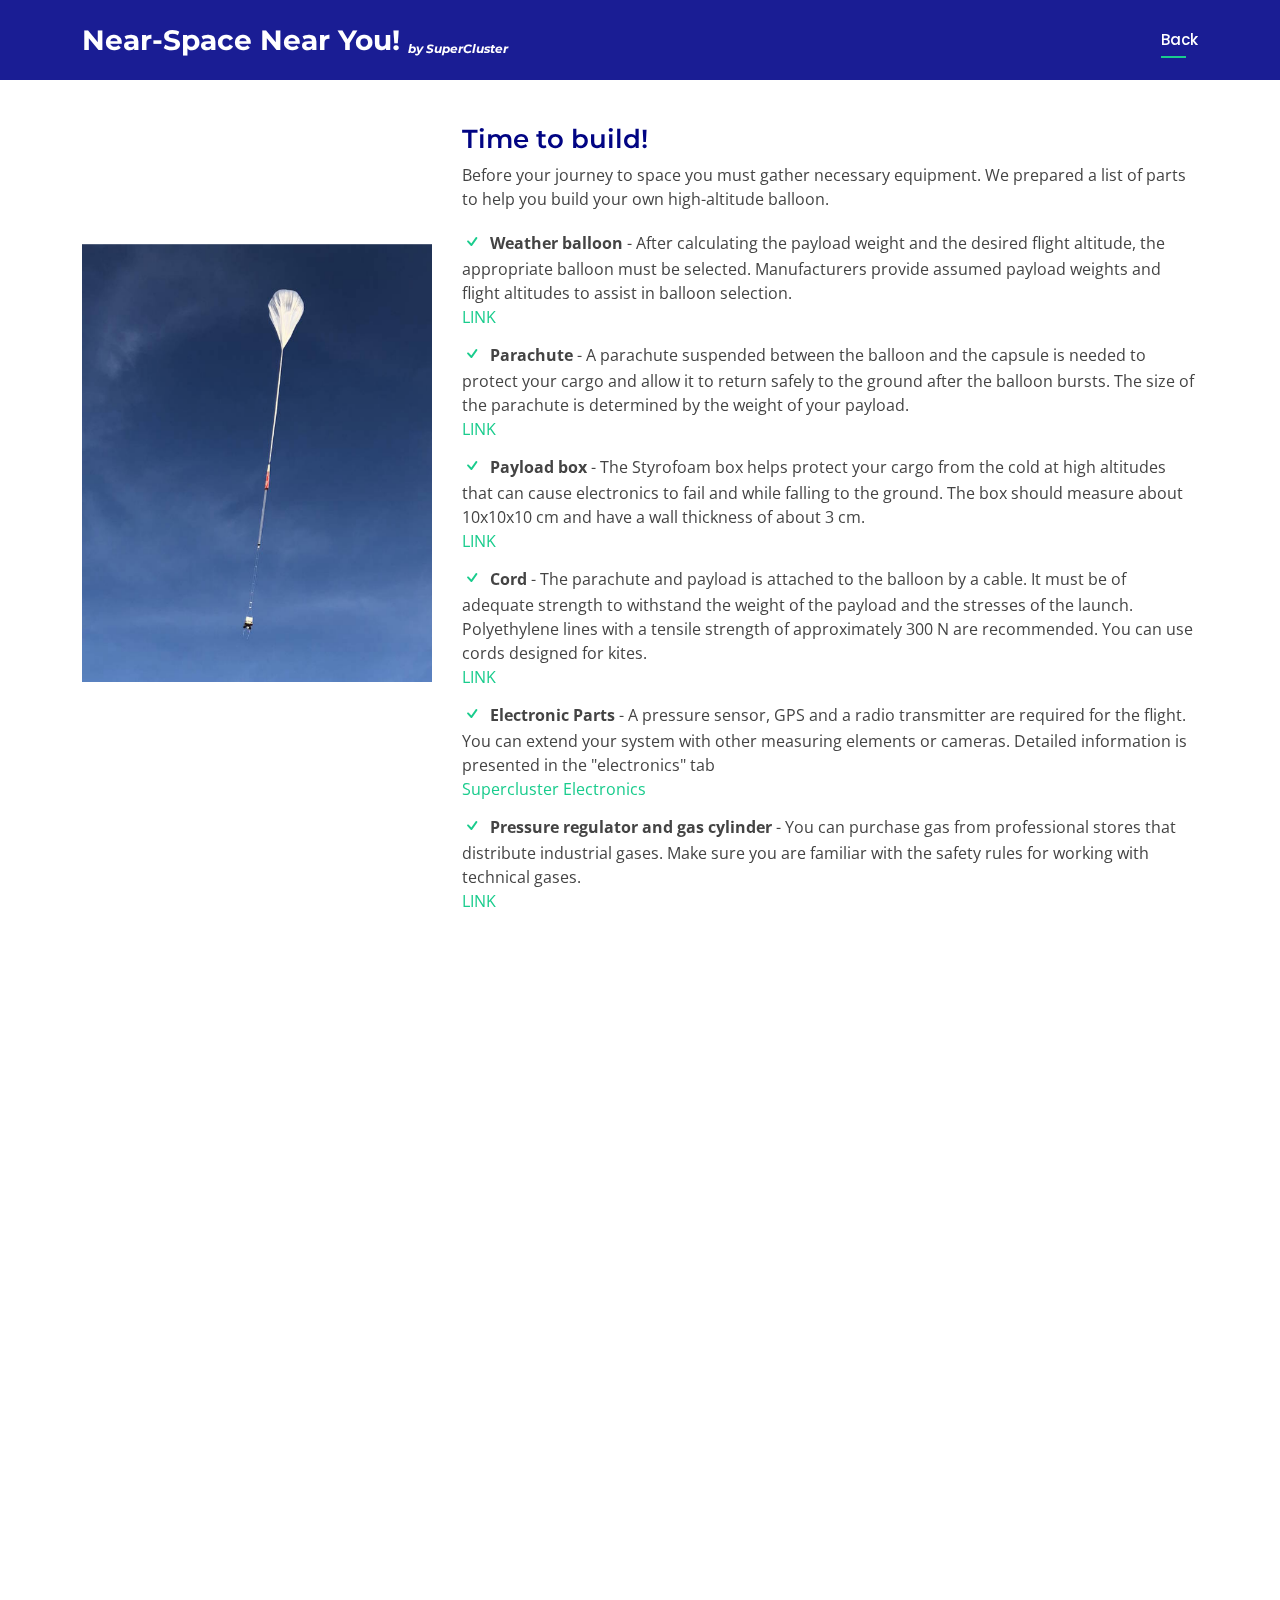
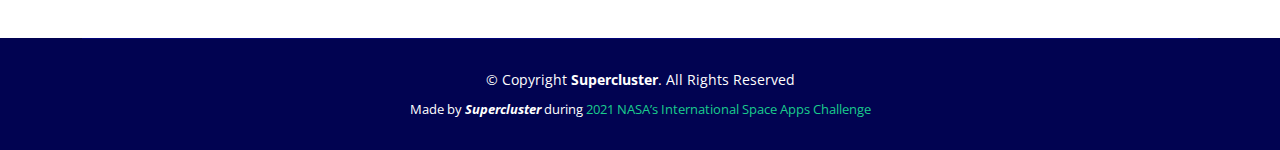
<file: bal.html>
<!DOCTYPE html>
<html lang="en">

<head>
  <meta charset="utf-8">
  <meta content="width=device-width, initial-scale=1.0" name="viewport">

  <title>Near Space Near You - By Supercluster</title>
  <meta content="" name="description">
  <meta content="" name="keywords">

  <!-- Favicons -->
  <link href="assets/img/favicon.png" rel="icon">
  <link href="assets/img/apple-touch-icon.png" rel="apple-touch-icon">

  <!-- Google Fonts -->
  <link href="https://fonts.googleapis.com/css?family=Open+Sans:300,300i,400,400i,600,600i,700,700i|Montserrat:300,300i,400,400i,500,500i,600,600i,700,700i|Poppins:300,300i,400,400i,500,500i,600,600i,700,700i" rel="stylesheet">

  <!-- Vendor CSS Files -->
  <link href="assets/vendor/aos/aos.css" rel="stylesheet">
  <link href="assets/vendor/bootstrap/css/bootstrap.min.css" rel="stylesheet">
  <link href="assets/vendor/bootstrap-icons/bootstrap-icons.css" rel="stylesheet">
  <link href="assets/vendor/boxicons/css/boxicons.min.css" rel="stylesheet">
  <link href="assets/vendor/glightbox/css/glightbox.min.css" rel="stylesheet">
  <link href="assets/vendor/remixicon/remixicon.css" rel="stylesheet">
  <link href="assets/vendor/swiper/swiper-bundle.min.css" rel="stylesheet">

  <!-- Template Main CSS File -->
  <link href="assets/css/style.css" rel="stylesheet">

   <!-- Template Main CSS File -->
  
  <!-- =======================================================
  * Template Name: Bootslander - v4.5.0
  * Template URL: https://bootstrapmade.com/bootslander-free-bootstrap-landing-page-template/
  * Author: BootstrapMade.com
  * License: https://bootstrapmade.com/license/
  ======================================================== -->
</head>

<body>

 <!-- ======= Header ======= -->
 <header id="header" class="fixed-top d-flex align-items-center">
  <div class="container d-flex align-items-center justify-content-between">

    <div class="logo">
      <h1><a href="index.html"><span>Near-Space Near You!</span> <span style="font-size:0.575em"><sub><i>by SuperCluster</i></sub></span></a></h1>
      <!-- Uncomment below if you prefer to use an image logo -->
      <!-- <a href="index.html"><img src="assets/img/logo.png" alt="" class="img-fluid"></a>-->
    </div>

    <nav id="navbar" class="navbar">
      <ul>
        <li><a class="nav-link scrollto active" href="index.html#faq">Back</a></li>
      </ul>
      <i class="bi bi-list mobile-nav-toggle"></i>
    </nav><!-- .navbar -->

  </div>
</header><!-- End Header -->

  <main id="main">

    <!-- ======= About Section ======= -->
    <div class="margin_space"></div>
    <!-- ======= Details Section ======= -->
    <section id="details" class="details">
      <div class="container">

        <div class="row content">
          <div class="col-md-4" data-aos="fade-right">
            <br><br><br><br><br><br><img src="assets/img/team/bal2.png" class="img-fluid align-items-center shadw" alt="" width="350px">
          </div>
          <div class="col-md-8 pt-4" data-aos="fade-up">
            <h3>Time to build!</h3>
            <p class="">
              Before your journey to space you must gather necessary equipment. We prepared a list of parts to help you build your own high-altitude balloon.
            </p>
            <ul>
              <li><i class="bi bi-check"></i> <b>Weather balloon</b> - After calculating the payload weight and the desired flight altitude, the appropriate balloon must be selected. Manufacturers provide assumed payload weights and flight altitudes to assist in balloon selection.
                <br><a href="">LINK</a>
              </li>
              <li><i class="bi bi-check"></i> <b>Parachute </b>- A parachute suspended between the balloon and the capsule is needed to protect your cargo and allow it to return safely to the ground after the balloon bursts. The size of the parachute is determined by the weight of your payload.
                <br><a href="">LINK</a> </li>
              <li><i class="bi bi-check"></i> <b>Payload box </b>- The Styrofoam box helps protect your cargo from the cold at high altitudes that can cause electronics to fail and while falling to the ground. The box should measure about 10x10x10 cm and have a wall thickness of about 3 cm.
                <br><a href="">LINK</a> </li>
              <li><i class="bi bi-check"></i> <b>Cord</b> - The parachute and payload is attached to the balloon by a cable. It must be of adequate strength to withstand the weight of the payload and the stresses of the launch. Polyethylene lines with a tensile strength of approximately 300 N are recommended. You can use cords designed for kites.
                <br><a href="">LINK</a></li>
                <li><i class="bi bi-check"></i> <b>Electronic Parts</b> - A pressure sensor, GPS and a radio transmitter are required for the flight. You can extend your system with other measuring elements or cameras. Detailed information is presented in the "electronics" tab<br><a href="mb.html">Supercluster Electronics</a>
                </li>
                <li><i class="bi bi-check"></i> <b>Pressure regulator and gas cylinder</b> - You can purchase gas from professional stores that distribute industrial gases.  Make sure you are familiar with the safety rules for working with technical gases.<br><a href="">LINK</a>
                </li>
            </ul>
            
            
          </div>

          <div class="row content">
            <div class="col-md-4 order-1 order-md-2" data-aos="fade-left">
              <br><br><br><br><img src="assets/img/balloon_team.png" class="img-fluid" alt="">
            </div>
            <div class="col-md-8 pt-5 order-2 order-md-1" data-aos="fade-up">
              <h3>Couple things to note, that are and that obvious</h3>
                <ul>
                <li><i class="bi bi-check"></i> Prepare insulating tape and duct tape. The insulating tape will be used to secure the neck of the balloon. The second will be useful for taping the cargo box.
                </li>
                <li><i class="bi bi-check"></i> Use elastic bands to close the neck of the balloon. They should be thick (about 2-3 mm) and strong enough.</li>
                <li><i class="bi bi-check"></i> Stock up on a piece of polystyrene to fill the empty space in your cargo container with. This will provide extra protection from the cold and increase durability.
                </li>
                <li><i class="bi bi-check"></i> Very mundane but important - you need scissors to cut the string. NOTE Conduct all cord cutting activities away from the balloon.</li>
                <li><i class="bi bi-check"></i> Battery to power avionics. It is best to use a regular disposable battery as it can withstand cold temperatures better. LiPo and LiIon batteries lose capacity quickly as temperatures drop.</li>
                <li><i class="bi bi-check"></i> Prepare the tools to cut the polystyrene and assemble the cargo box. You can use an all-purpose knife to cut the polystyrene blocks and a screwdriver to cut a small hole in the cargo box. NOTE Conduct all polystyrene cutting activities away from the balloon..</li>
                <li><i class="bi bi-check"></i> Gloves. Simple latex gloves will help you avoid accidental balloon damage                .</li>
                <li><i class="bi bi-check"></i> You may need a tarp or mat to provide a smooth surface when filling the balloon to avoid the possibility of accidental damage to the shell. A simple piece of thicker plastic wrap about 3 x 3 meters in size should be sufficient.
                </li>
              
              
              </ul>
            </div>
          </div>
        </div>

        
    </section><!-- End Details Section -->
    
    

  </main><!-- End #main -->

 

  <footer id="footer">
    <div class="container">
      <div class="copyright">
        &copy; Copyright <strong><span>Supercluster</span></strong>. All Rights Reserved
      </div>
      <div class="credits">
        <!-- All the links in the footer should remain intact. -->
        <!-- You can delete the links only if you purchased the pro version. -->
        <!-- Licensing information: https://bootstrapmade.com/license/ -->
        <!-- Purchase the pro version with working PHP/AJAX contact form: https://bootstrapmade.com/bootslander-free-bootstrap-landing-page-template/ -->
        Made by <b><i>Supercluster</i></b> during <a href="https://www.spaceappschallenge.org/">2021 NASA’s International Space Apps Challenge</a>
      </div>
    </div>
  </footer><!-- End Footer -->

  <a href="#" class="back-to-top d-flex align-items-center justify-content-center"><i class="bi bi-arrow-up-short"></i></a>
  <div id="preloader"></div>

  <!-- Vendor JS Files -->
  <script src="assets/vendor/aos/aos.js"></script>
  <script src="assets/vendor/bootstrap/js/bootstrap.bundle.min.js"></script>
  <script src="assets/vendor/glightbox/js/glightbox.min.js"></script>
  <script src="assets/vendor/php-email-form/validate.js"></script>
  <script src="assets/vendor/purecounter/purecounter.js"></script>
  <script src="assets/vendor/swiper/swiper-bundle.min.js"></script>

  <!-- Template Main JS File -->
  <script src="assets/js/main.js"></script>
  
  
  
</body>

</html>
</file>
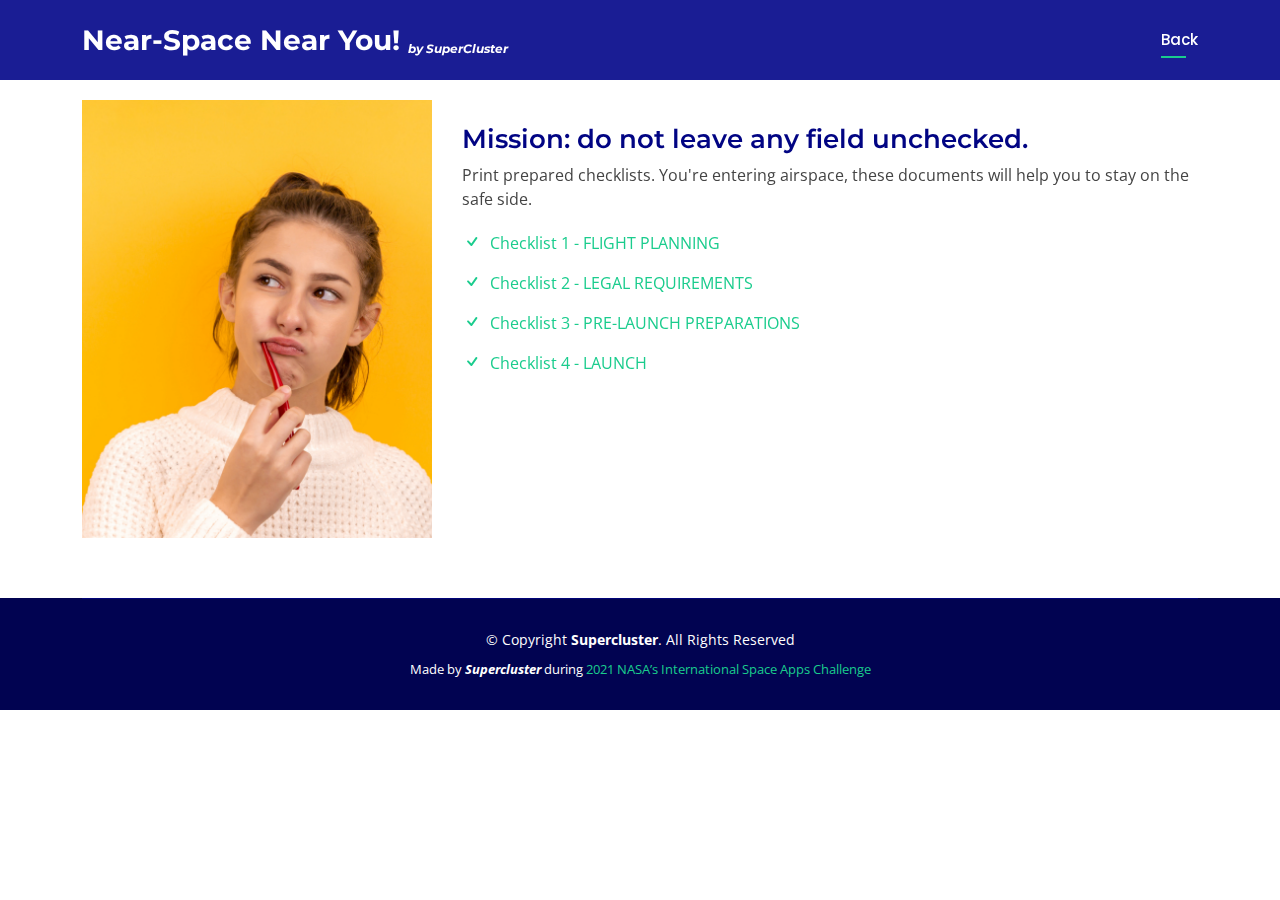
<file: check.html>
<!DOCTYPE html>
<html lang="en">

<head>
  <meta charset="utf-8">
  <meta content="width=device-width, initial-scale=1.0" name="viewport">

  <title>Near Space Near You - By Supercluster</title>
  <meta content="" name="description">
  <meta content="" name="keywords">

  <!-- Favicons -->
  <link href="assets/img/favicon.png" rel="icon">
  <link href="assets/img/apple-touch-icon.png" rel="apple-touch-icon">

  <!-- Google Fonts -->
  <link href="https://fonts.googleapis.com/css?family=Open+Sans:300,300i,400,400i,600,600i,700,700i|Montserrat:300,300i,400,400i,500,500i,600,600i,700,700i|Poppins:300,300i,400,400i,500,500i,600,600i,700,700i" rel="stylesheet">

  <!-- Vendor CSS Files -->
  <link href="assets/vendor/aos/aos.css" rel="stylesheet">
  <link href="assets/vendor/bootstrap/css/bootstrap.min.css" rel="stylesheet">
  <link href="assets/vendor/bootstrap-icons/bootstrap-icons.css" rel="stylesheet">
  <link href="assets/vendor/boxicons/css/boxicons.min.css" rel="stylesheet">
  <link href="assets/vendor/glightbox/css/glightbox.min.css" rel="stylesheet">
  <link href="assets/vendor/remixicon/remixicon.css" rel="stylesheet">
  <link href="assets/vendor/swiper/swiper-bundle.min.css" rel="stylesheet">

  <!-- Template Main CSS File -->
  <link href="assets/css/style.css" rel="stylesheet">

   <!-- Template Main CSS File -->
  
  <!-- =======================================================
  * Template Name: Bootslander - v4.5.0
  * Template URL: https://bootstrapmade.com/bootslander-free-bootstrap-landing-page-template/
  * Author: BootstrapMade.com
  * License: https://bootstrapmade.com/license/
  ======================================================== -->
</head>

<body>

 <!-- ======= Header ======= -->
 <header id="header" class="fixed-top d-flex align-items-center">
  <div class="container d-flex align-items-center justify-content-between">

    <div class="logo">
      <h1><a href="index.html"><span>Near-Space Near You!</span> <span style="font-size:0.575em"><sub><i>by SuperCluster</i></sub></span></a></h1>
      <!-- Uncomment below if you prefer to use an image logo -->
      <!-- <a href="index.html"><img src="assets/img/logo.png" alt="" class="img-fluid"></a>-->
    </div>

    <nav id="navbar" class="navbar">
      <ul>
        <li><a class="nav-link scrollto active" href="index.html#faq">Back</a></li>
      </ul>
      <i class="bi bi-list mobile-nav-toggle"></i>
    </nav><!-- .navbar -->

  </div>
</header><!-- End Header -->

  <main id="main">

    <!-- ======= About Section ======= -->
    <div class="margin_space"></div>
    <!-- ======= Details Section ======= -->
    <section id="details" class="details">
      <div class="container">

        <div class="row content">
          <div class="col-md-4" data-aos="fade-right">
            <img src="assets/img/team/check2.png" class="img-fluid align-items-center shadw" alt="" width="350px">
          </div>
          <div class="col-md-8 pt-4" data-aos="fade-up">
            <h3>Mission: do not leave any field unchecked.</h3>
            <p class="">
              Print prepared checklists. You're entering airspace, these documents will help you to stay on the safe side.
            </p>
            <ul>
              <li><i class="bi bi-check"></i> <a href="assets/pdf/Supercluster_checklist1.pdf">Checklist 1 - FLIGHT PLANNING</a></li>
              <li><i class="bi bi-check"></i> <a href="assets/pdf/Supercluster_checklist2.pdf">Checklist 2 - LEGAL REQUIREMENTS</a></li>
              <li><i class="bi bi-check"></i> <a href="assets/pdf/Supercluster_checklist3.pdf">Checklist 3 - PRE-LAUNCH PREPARATIONS</a></li>
              <li><i class="bi bi-check"></i> <a href="assets/pdf/Supercluster_checklist4.pdf">Checklist 4 - LAUNCH</a></li>
            </ul>
            <p>
               </p>

          </div>
        </div>

        
    </section><!-- End Details Section -->
    
    

  </main><!-- End #main -->

 

  <footer id="footer">
    <div class="container">
      <div class="copyright">
        &copy; Copyright <strong><span>Supercluster</span></strong>. All Rights Reserved
      </div>
      <div class="credits">
        <!-- All the links in the footer should remain intact. -->
        <!-- You can delete the links only if you purchased the pro version. -->
        <!-- Licensing information: https://bootstrapmade.com/license/ -->
        <!-- Purchase the pro version with working PHP/AJAX contact form: https://bootstrapmade.com/bootslander-free-bootstrap-landing-page-template/ -->
        Made by <b><i>Supercluster</i></b> during <a href="https://www.spaceappschallenge.org/">2021 NASA’s International Space Apps Challenge</a>
      </div>
    </div>
  </footer><!-- End Footer -->

  <a href="#" class="back-to-top d-flex align-items-center justify-content-center"><i class="bi bi-arrow-up-short"></i></a>
  <div id="preloader"></div>

  <!-- Vendor JS Files -->
  <script src="assets/vendor/aos/aos.js"></script>
  <script src="assets/vendor/bootstrap/js/bootstrap.bundle.min.js"></script>
  <script src="assets/vendor/glightbox/js/glightbox.min.js"></script>
  <script src="assets/vendor/php-email-form/validate.js"></script>
  <script src="assets/vendor/purecounter/purecounter.js"></script>
  <script src="assets/vendor/swiper/swiper-bundle.min.js"></script>

  <!-- Template Main JS File -->
  <script src="assets/js/main.js"></script>
  
  
  
</body>

</html>
</file>
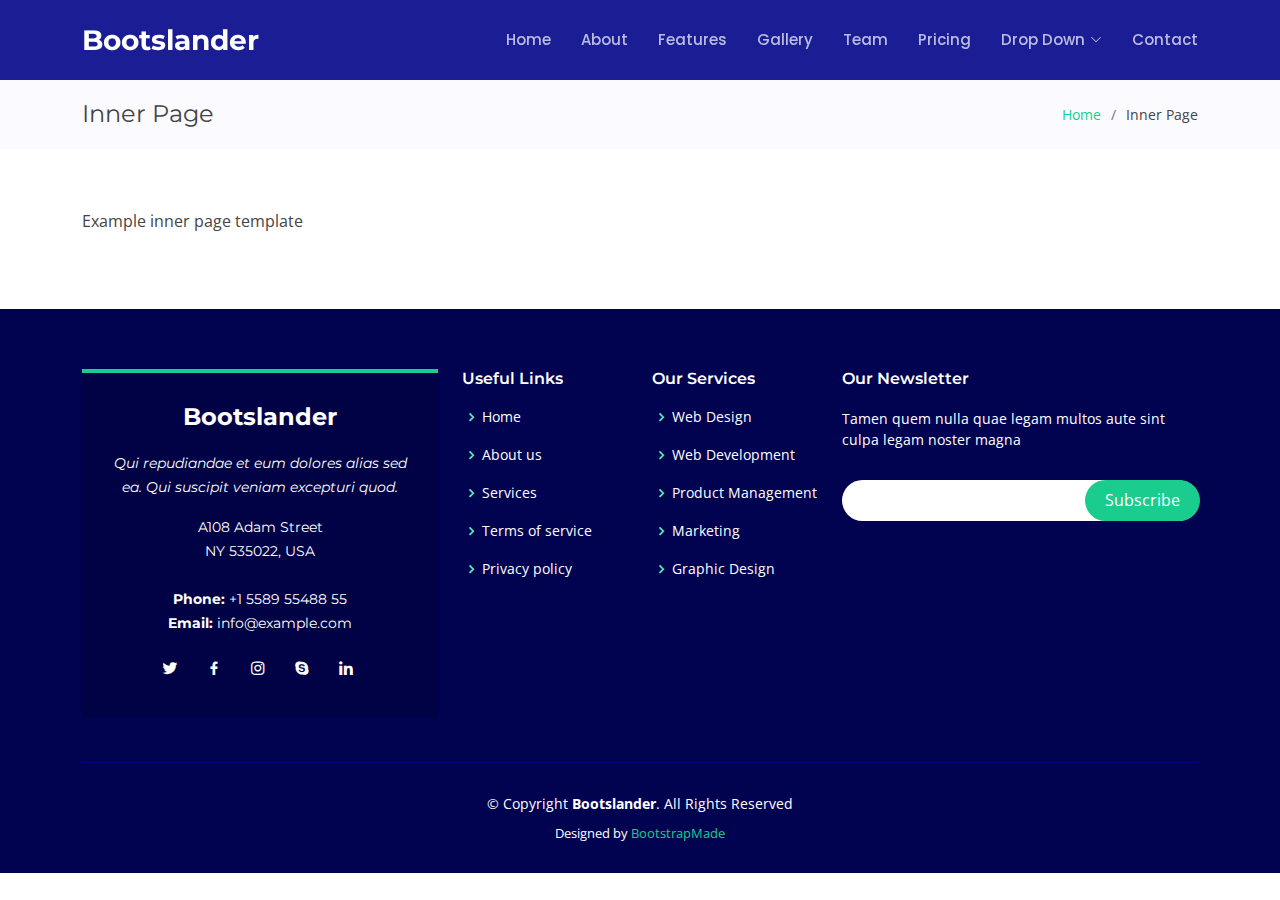
<file: inner-page.html>
<!DOCTYPE html>
<html lang="en">

<head>
  <meta charset="utf-8">
  <meta content="width=device-width, initial-scale=1.0" name="viewport">

  <title>Inner Page - Bootslander Bootstrap Template</title>
  <meta content="" name="description">
  <meta content="" name="keywords">

  <!-- Favicons -->
  <link href="assets/img/favicon.png" rel="icon">
  <link href="assets/img/apple-touch-icon.png" rel="apple-touch-icon">

  <!-- Google Fonts -->
  <link href="https://fonts.googleapis.com/css?family=Open+Sans:300,300i,400,400i,600,600i,700,700i|Montserrat:300,300i,400,400i,500,500i,600,600i,700,700i|Poppins:300,300i,400,400i,500,500i,600,600i,700,700i" rel="stylesheet">

  <!-- Vendor CSS Files -->
  <link href="assets/vendor/aos/aos.css" rel="stylesheet">
  <link href="assets/vendor/bootstrap/css/bootstrap.min.css" rel="stylesheet">
  <link href="assets/vendor/bootstrap-icons/bootstrap-icons.css" rel="stylesheet">
  <link href="assets/vendor/boxicons/css/boxicons.min.css" rel="stylesheet">
  <link href="assets/vendor/glightbox/css/glightbox.min.css" rel="stylesheet">
  <link href="assets/vendor/remixicon/remixicon.css" rel="stylesheet">
  <link href="assets/vendor/swiper/swiper-bundle.min.css" rel="stylesheet">

  <!-- Template Main CSS File -->
  <link href="assets/css/style.css" rel="stylesheet">

  <!-- =======================================================
  * Template Name: Bootslander - v4.5.0
  * Template URL: https://bootstrapmade.com/bootslander-free-bootstrap-landing-page-template/
  * Author: BootstrapMade.com
  * License: https://bootstrapmade.com/license/
  ======================================================== -->
</head>

<body>

  <!-- ======= Header ======= -->
  <header id="header" class="fixed-top d-flex align-items-center ">
    <div class="container d-flex align-items-center justify-content-between">

      <div class="logo">
        <h1><a href="index.html"><span>Bootslander</span></a></h1>
        <!-- Uncomment below if you prefer to use an image logo -->
        <!-- <a href="index.html"><img src="assets/img/logo.png" alt="" class="img-fluid"></a>-->
      </div>

      <nav id="navbar" class="navbar">
        <ul>
          <li><a class="nav-link scrollto " href="#hero">Home</a></li>
          <li><a class="nav-link scrollto" href="#about">About</a></li>
          <li><a class="nav-link scrollto" href="#features">Features</a></li>
          <li><a class="nav-link scrollto" href="#gallery">Gallery</a></li>
          <li><a class="nav-link scrollto" href="#team">Team</a></li>
          <li><a class="nav-link scrollto" href="#pricing">Pricing</a></li>
          <li class="dropdown"><a href="#"><span>Drop Down</span> <i class="bi bi-chevron-down"></i></a>
            <ul>
              <li><a href="#">Drop Down 1</a></li>
              <li class="dropdown"><a href="#"><span>Deep Drop Down</span> <i class="bi bi-chevron-right"></i></a>
                <ul>
                  <li><a href="#">Deep Drop Down 1</a></li>
                  <li><a href="#">Deep Drop Down 2</a></li>
                  <li><a href="#">Deep Drop Down 3</a></li>
                  <li><a href="#">Deep Drop Down 4</a></li>
                  <li><a href="#">Deep Drop Down 5</a></li>
                </ul>
              </li>
              <li><a href="#">Drop Down 2</a></li>
              <li><a href="#">Drop Down 3</a></li>
              <li><a href="#">Drop Down 4</a></li>
            </ul>
          </li>
          <li><a class="nav-link scrollto" href="#contact">Contact</a></li>
        </ul>
        <i class="bi bi-list mobile-nav-toggle"></i>
      </nav><!-- .navbar -->

    </div>
  </header><!-- End Header -->

  <main id="main">

    <!-- ======= Breadcrumbs Section ======= -->
    <section class="breadcrumbs">
      <div class="container">

        <div class="d-flex justify-content-between align-items-center">
          <h2>Inner Page</h2>
          <ol>
            <li><a href="index.html">Home</a></li>
            <li>Inner Page</li>
          </ol>
        </div>

      </div>
    </section><!-- End Breadcrumbs Section -->

    <section class="inner-page">
      <div class="container">
        <p>
          Example inner page template
        </p>
      </div>
    </section>

  </main><!-- End #main -->

  <!-- ======= Footer ======= -->
  <footer id="footer">
    <div class="footer-top">
      <div class="container">
        <div class="row">

          <div class="col-lg-4 col-md-6">
            <div class="footer-info">
              <h3>Bootslander</h3>
              <p class="pb-3"><em>Qui repudiandae et eum dolores alias sed ea. Qui suscipit veniam excepturi quod.</em></p>
              <p>
                A108 Adam Street <br>
                NY 535022, USA<br><br>
                <strong>Phone:</strong> +1 5589 55488 55<br>
                <strong>Email:</strong> info@example.com<br>
              </p>
              <div class="social-links mt-3">
                <a href="#" class="twitter"><i class="bx bxl-twitter"></i></a>
                <a href="#" class="facebook"><i class="bx bxl-facebook"></i></a>
                <a href="#" class="instagram"><i class="bx bxl-instagram"></i></a>
                <a href="#" class="google-plus"><i class="bx bxl-skype"></i></a>
                <a href="#" class="linkedin"><i class="bx bxl-linkedin"></i></a>
              </div>
            </div>
          </div>

          <div class="col-lg-2 col-md-6 footer-links">
            <h4>Useful Links</h4>
            <ul>
              <li><i class="bx bx-chevron-right"></i> <a href="#">Home</a></li>
              <li><i class="bx bx-chevron-right"></i> <a href="#">About us</a></li>
              <li><i class="bx bx-chevron-right"></i> <a href="#">Services</a></li>
              <li><i class="bx bx-chevron-right"></i> <a href="#">Terms of service</a></li>
              <li><i class="bx bx-chevron-right"></i> <a href="#">Privacy policy</a></li>
            </ul>
          </div>

          <div class="col-lg-2 col-md-6 footer-links">
            <h4>Our Services</h4>
            <ul>
              <li><i class="bx bx-chevron-right"></i> <a href="#">Web Design</a></li>
              <li><i class="bx bx-chevron-right"></i> <a href="#">Web Development</a></li>
              <li><i class="bx bx-chevron-right"></i> <a href="#">Product Management</a></li>
              <li><i class="bx bx-chevron-right"></i> <a href="#">Marketing</a></li>
              <li><i class="bx bx-chevron-right"></i> <a href="#">Graphic Design</a></li>
            </ul>
          </div>

          <div class="col-lg-4 col-md-6 footer-newsletter">
            <h4>Our Newsletter</h4>
            <p>Tamen quem nulla quae legam multos aute sint culpa legam noster magna</p>
            <form action="" method="post">
              <input type="email" name="email"><input type="submit" value="Subscribe">
            </form>

          </div>

        </div>
      </div>
    </div>

    <div class="container">
      <div class="copyright">
        &copy; Copyright <strong><span>Bootslander</span></strong>. All Rights Reserved
      </div>
      <div class="credits">
        <!-- All the links in the footer should remain intact. -->
        <!-- You can delete the links only if you purchased the pro version. -->
        <!-- Licensing information: https://bootstrapmade.com/license/ -->
        <!-- Purchase the pro version with working PHP/AJAX contact form: https://bootstrapmade.com/bootslander-free-bootstrap-landing-page-template/ -->
        Designed by <a href="https://bootstrapmade.com/">BootstrapMade</a>
      </div>
    </div>
  </footer><!-- End Footer -->

  <a href="#" class="back-to-top d-flex align-items-center justify-content-center"><i class="bi bi-arrow-up-short"></i></a>
  <div id="preloader"></div>

  <!-- Vendor JS Files -->
  <script src="assets/vendor/aos/aos.js"></script>
  <script src="assets/vendor/bootstrap/js/bootstrap.bundle.min.js"></script>
  <script src="assets/vendor/glightbox/js/glightbox.min.js"></script>
  <script src="assets/vendor/php-email-form/validate.js"></script>
  <script src="assets/vendor/purecounter/purecounter.js"></script>
  <script src="assets/vendor/swiper/swiper-bundle.min.js"></script>

  <!-- Template Main JS File -->
  <script src="assets/js/main.js"></script>

</body>

</html>
</file>
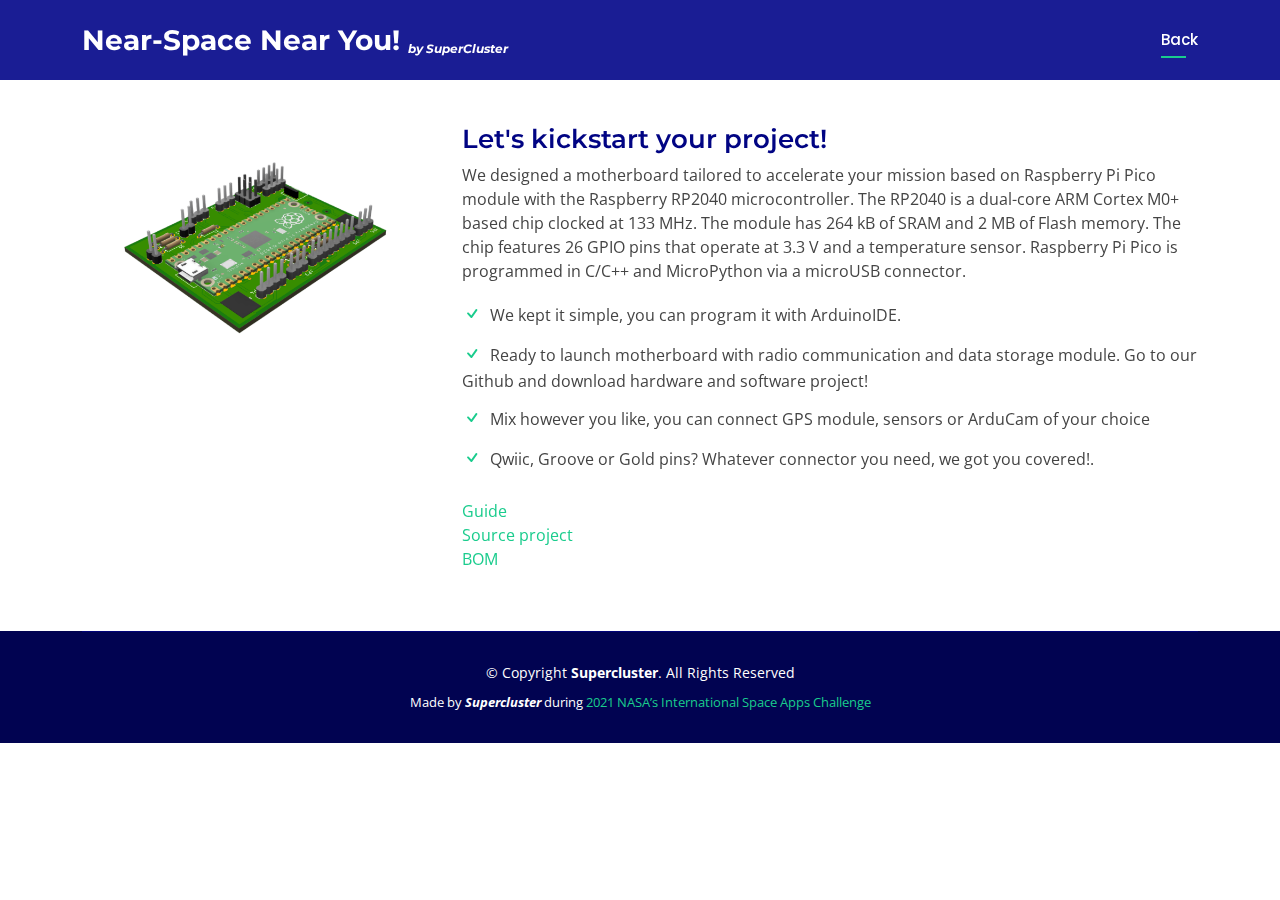
<file: mb.html>
<!DOCTYPE html>
<html lang="en">

<head>
  <meta charset="utf-8">
  <meta content="width=device-width, initial-scale=1.0" name="viewport">

  <title>Near Space Near You - By Supercluster</title>
  <meta content="" name="description">
  <meta content="" name="keywords">

  <!-- Favicons -->
  <link href="assets/img/favicon.png" rel="icon">
  <link href="assets/img/apple-touch-icon.png" rel="apple-touch-icon">

  <!-- Google Fonts -->
  <link href="https://fonts.googleapis.com/css?family=Open+Sans:300,300i,400,400i,600,600i,700,700i|Montserrat:300,300i,400,400i,500,500i,600,600i,700,700i|Poppins:300,300i,400,400i,500,500i,600,600i,700,700i" rel="stylesheet">

  <!-- Vendor CSS Files -->
  <link href="assets/vendor/aos/aos.css" rel="stylesheet">
  <link href="assets/vendor/bootstrap/css/bootstrap.min.css" rel="stylesheet">
  <link href="assets/vendor/bootstrap-icons/bootstrap-icons.css" rel="stylesheet">
  <link href="assets/vendor/boxicons/css/boxicons.min.css" rel="stylesheet">
  <link href="assets/vendor/glightbox/css/glightbox.min.css" rel="stylesheet">
  <link href="assets/vendor/remixicon/remixicon.css" rel="stylesheet">
  <link href="assets/vendor/swiper/swiper-bundle.min.css" rel="stylesheet">

  <!-- Template Main CSS File -->
  <link href="assets/css/style.css" rel="stylesheet">

   <!-- Template Main CSS File -->
  
  <!-- =======================================================
  * Template Name: Bootslander - v4.5.0
  * Template URL: https://bootstrapmade.com/bootslander-free-bootstrap-landing-page-template/
  * Author: BootstrapMade.com
  * License: https://bootstrapmade.com/license/
  ======================================================== -->
</head>

<body>

 <!-- ======= Header ======= -->
 <header id="header" class="fixed-top d-flex align-items-center">
  <div class="container d-flex align-items-center justify-content-between">

    <div class="logo">
      <h1><a href="index.html"><span>Near-Space Near You!</span> <span style="font-size:0.575em"><sub><i>by SuperCluster</i></sub></span></a></h1>
      <!-- Uncomment below if you prefer to use an image logo -->
      <!-- <a href="index.html"><img src="assets/img/logo.png" alt="" class="img-fluid"></a>-->
    </div>

    <nav id="navbar" class="navbar">
      <ul>
        <li><a class="nav-link scrollto active" href="index.html#faq">Back</a></li>
      </ul>
      <i class="bi bi-list mobile-nav-toggle"></i>
    </nav><!-- .navbar -->

  </div>
</header><!-- End Header -->

  <main id="main">

    <!-- ======= About Section ======= -->
    <div class="margin_space"></div>
    <!-- ======= Details Section ======= -->
    <section id="details" class="details">
      <div class="container">

        <div class="row content">
          <div class="col-md-4" data-aos="fade-right">
            <img src="assets/img/team/pcb2.png" class="img-fluid align-items-center" alt="" width="450px">
          </div>
          <div class="col-md-8 pt-4" data-aos="fade-up">
            <h3>Let's kickstart your project!</h3>
            <p>
              We designed a motherboard tailored to accelerate your mission based on Raspberry Pi Pico module with the Raspberry RP2040 microcontroller. 
              The RP2040 is a dual-core ARM Cortex M0+ based chip clocked at 133 MHz. The module has 264 kB of SRAM 
              and 2 MB of Flash memory. The chip features 26 GPIO pins that operate at 3.3 V and a temperature sensor. 
              Raspberry Pi Pico is programmed in C/C++ and MicroPython via a microUSB connector. 
            </p>
            <ul>
              <li><i class="bi bi-check"></i> We kept it simple, you can program it with ArduinoIDE.</li>
              <li><i class="bi bi-check"></i> Ready to launch motherboard with radio communication and data storage module. Go to our Github and download hardware and software project!</li>
              <li><i class="bi bi-check"></i> Mix however you like, you can connect GPS module, sensors or ArduCam of your choice</li>
              <li><i class="bi bi-check"></i> Qwiic, Groove or Gold pins? Whatever connector you need, we got you covered!.</li>
            </ul>
            

            <a href="assets/pdf/Supercluster_MB_guide.pdf">Guide</a><br>
            <a href="https://github.com/Supercluster-Rzeszow/PCB">Source project</a><br>
            <a href="https://github.com/Supercluster-Rzeszow/PCB/blob/main/SUPERCLUSTER_mainboard/ballon.csv">BOM</a>
            
          </div>
        </div>

        
    </section><!-- End Details Section -->
    
    

  </main><!-- End #main -->

 

  <footer id="footer">
    <div class="container">
      <div class="copyright">
        &copy; Copyright <strong><span>Supercluster</span></strong>. All Rights Reserved
      </div>
      <div class="credits">
        <!-- All the links in the footer should remain intact. -->
        <!-- You can delete the links only if you purchased the pro version. -->
        <!-- Licensing information: https://bootstrapmade.com/license/ -->
        <!-- Purchase the pro version with working PHP/AJAX contact form: https://bootstrapmade.com/bootslander-free-bootstrap-landing-page-template/ -->
        Made by <b><i>Supercluster</i></b> during <a href="https://www.spaceappschallenge.org/">2021 NASA’s International Space Apps Challenge</a>
      </div>
    </div>
  </footer><!-- End Footer -->

  <a href="#" class="back-to-top d-flex align-items-center justify-content-center"><i class="bi bi-arrow-up-short"></i></a>
  <div id="preloader"></div>

  <!-- Vendor JS Files -->
  <script src="assets/vendor/aos/aos.js"></script>
  <script src="assets/vendor/bootstrap/js/bootstrap.bundle.min.js"></script>
  <script src="assets/vendor/glightbox/js/glightbox.min.js"></script>
  <script src="assets/vendor/php-email-form/validate.js"></script>
  <script src="assets/vendor/purecounter/purecounter.js"></script>
  <script src="assets/vendor/swiper/swiper-bundle.min.js"></script>

  <!-- Template Main JS File -->
  <script src="assets/js/main.js"></script>
  
  
  
</body>

</html>
</file>
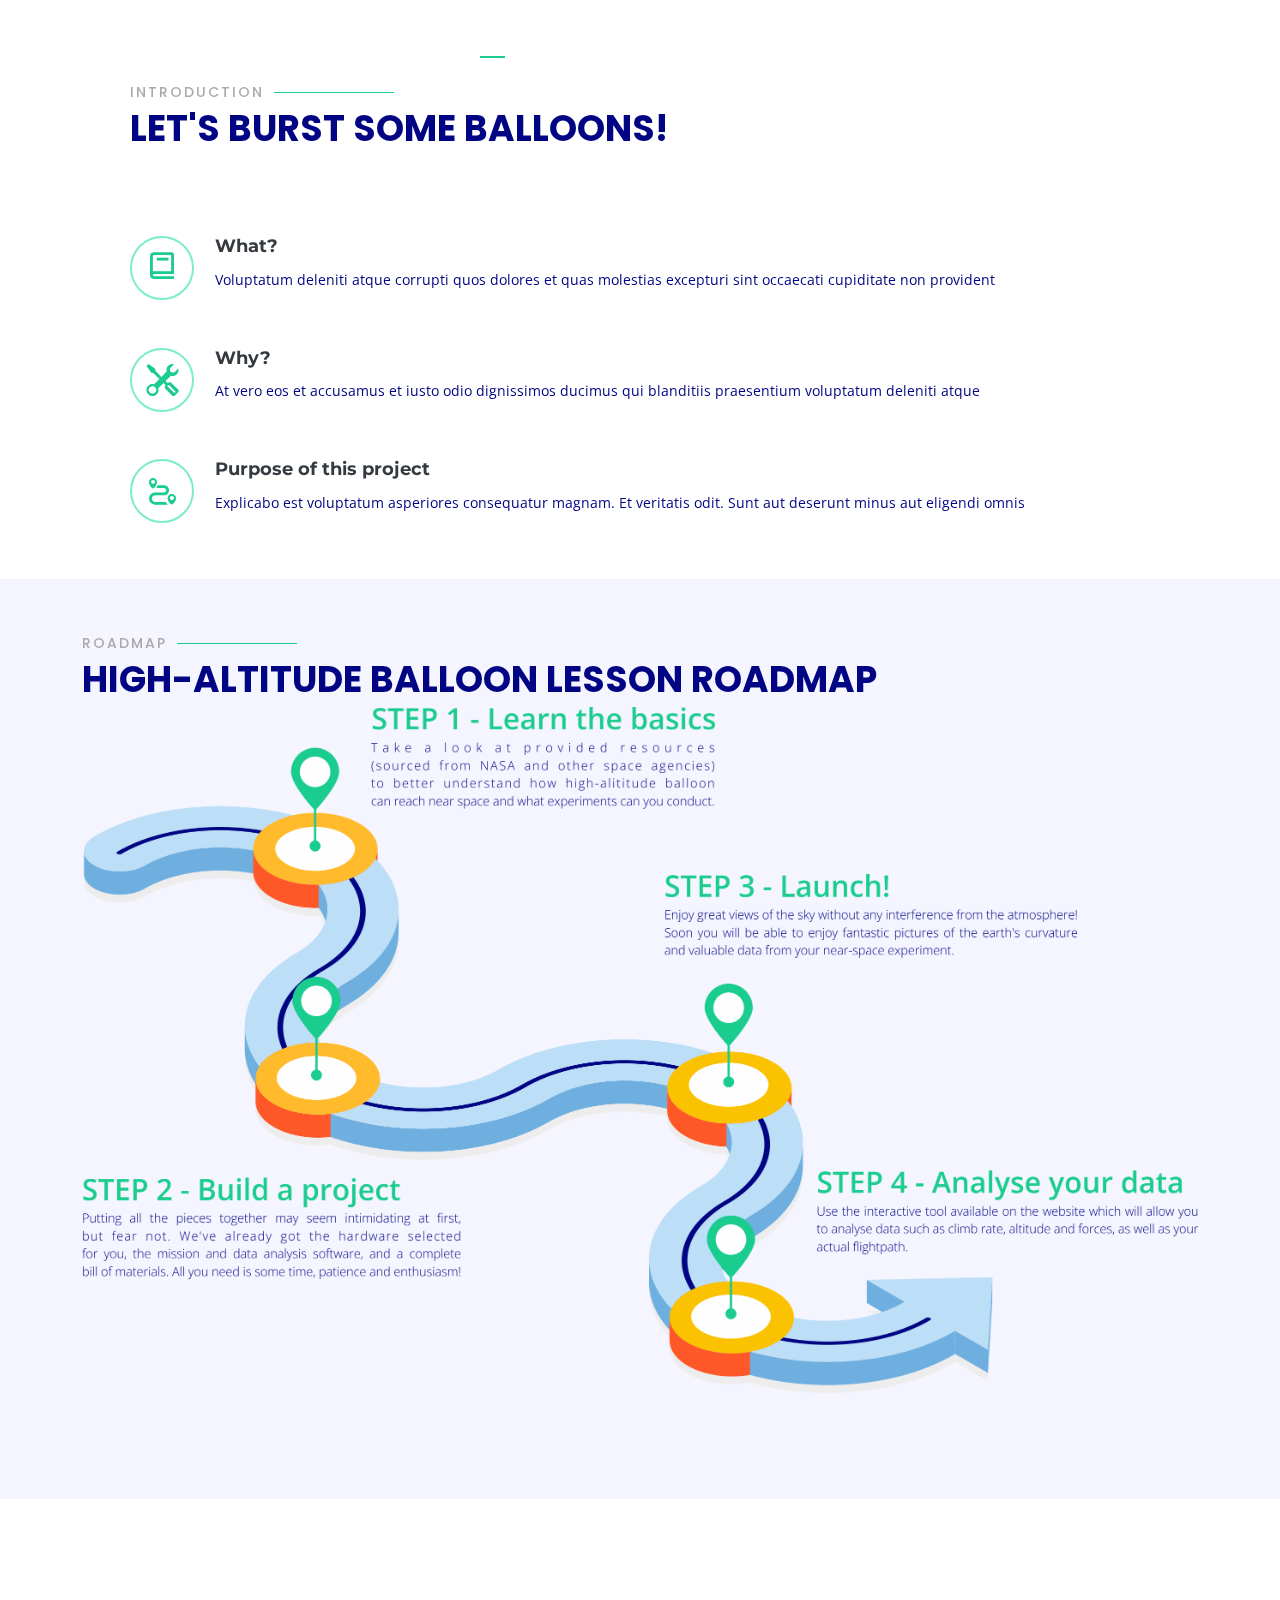
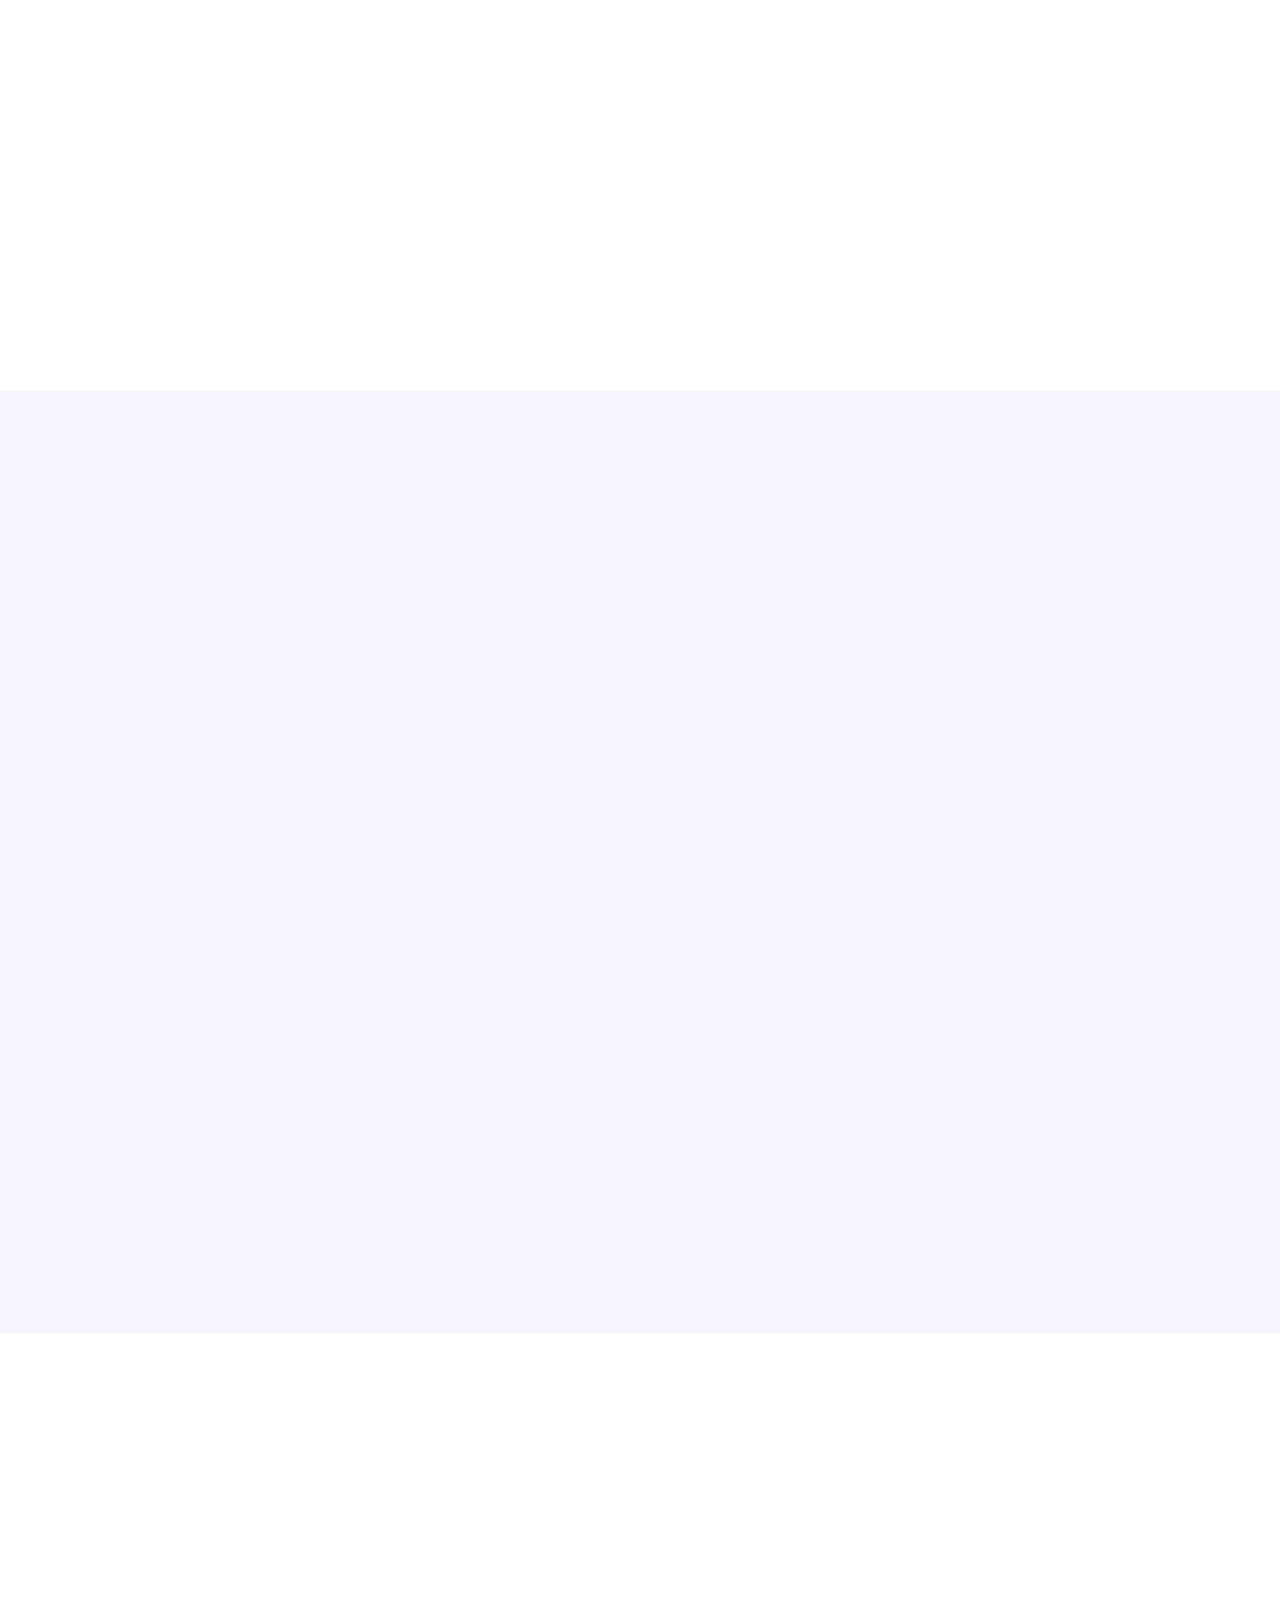
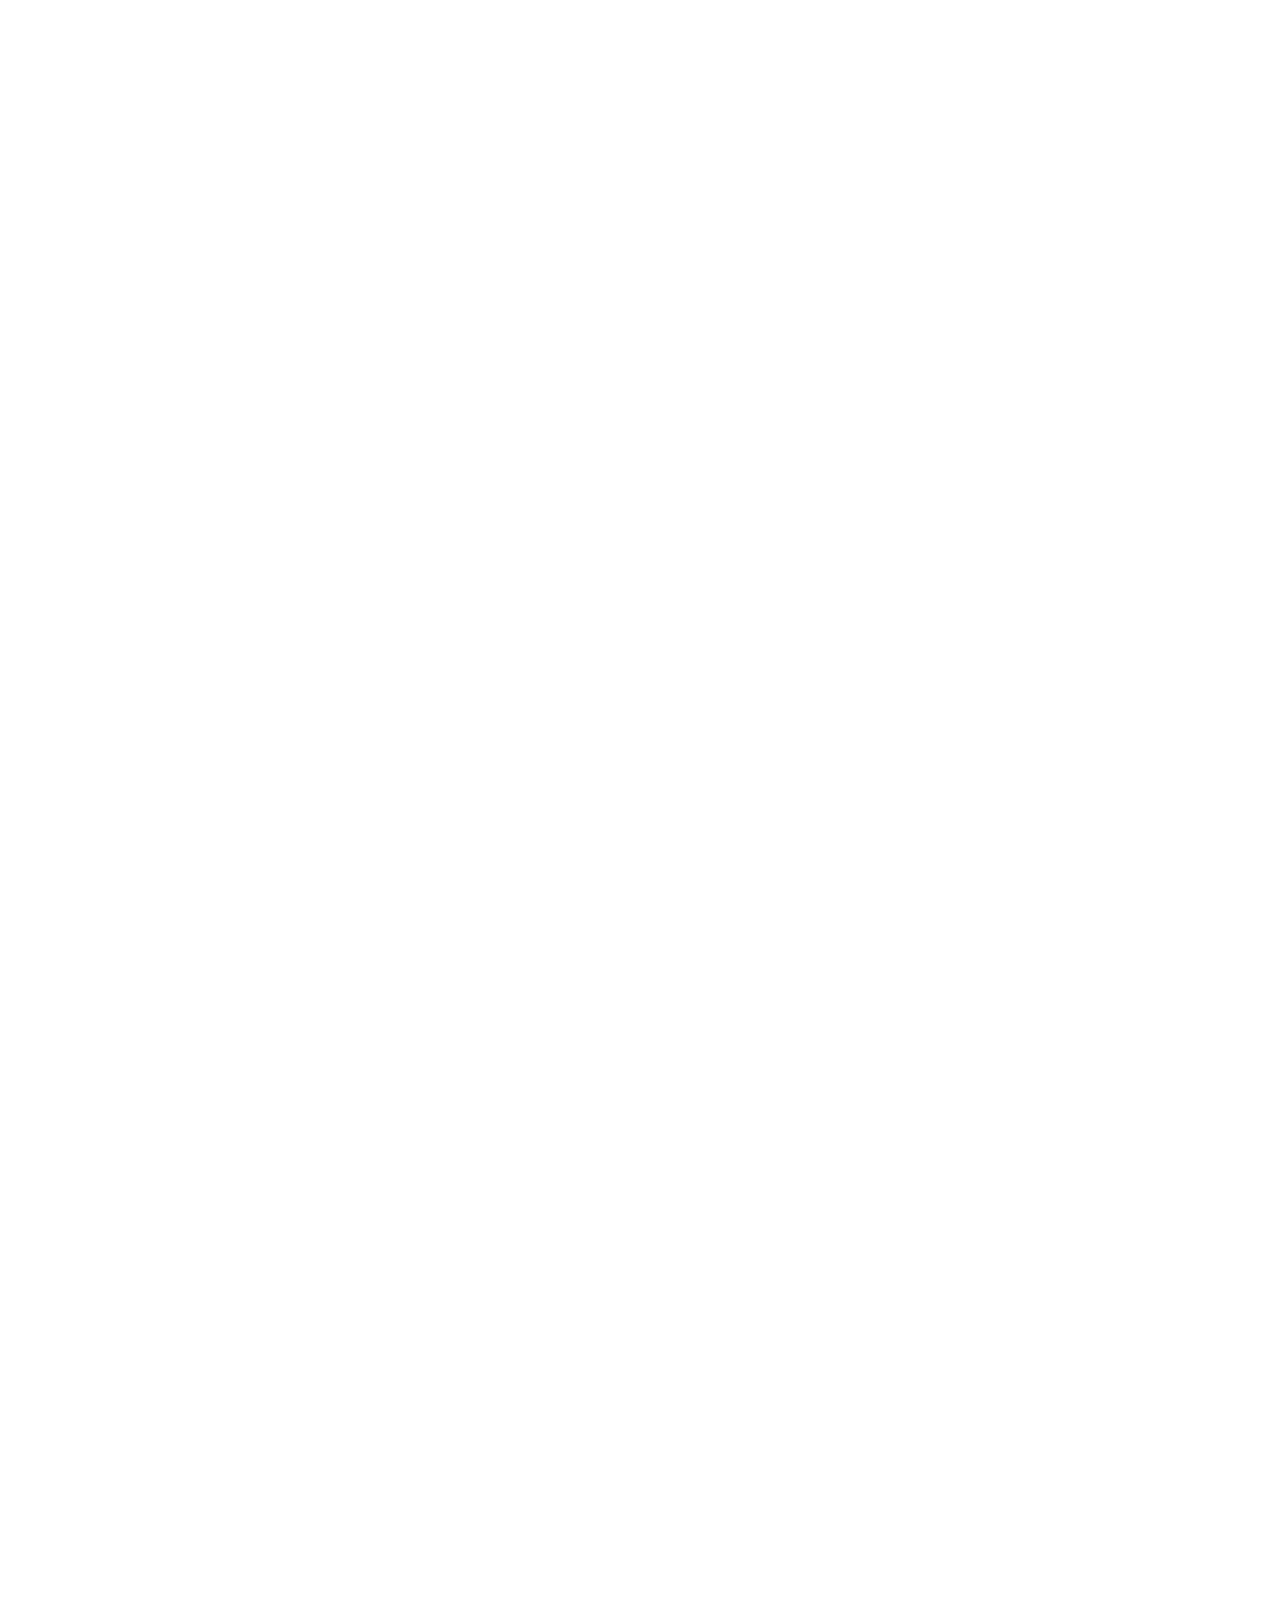
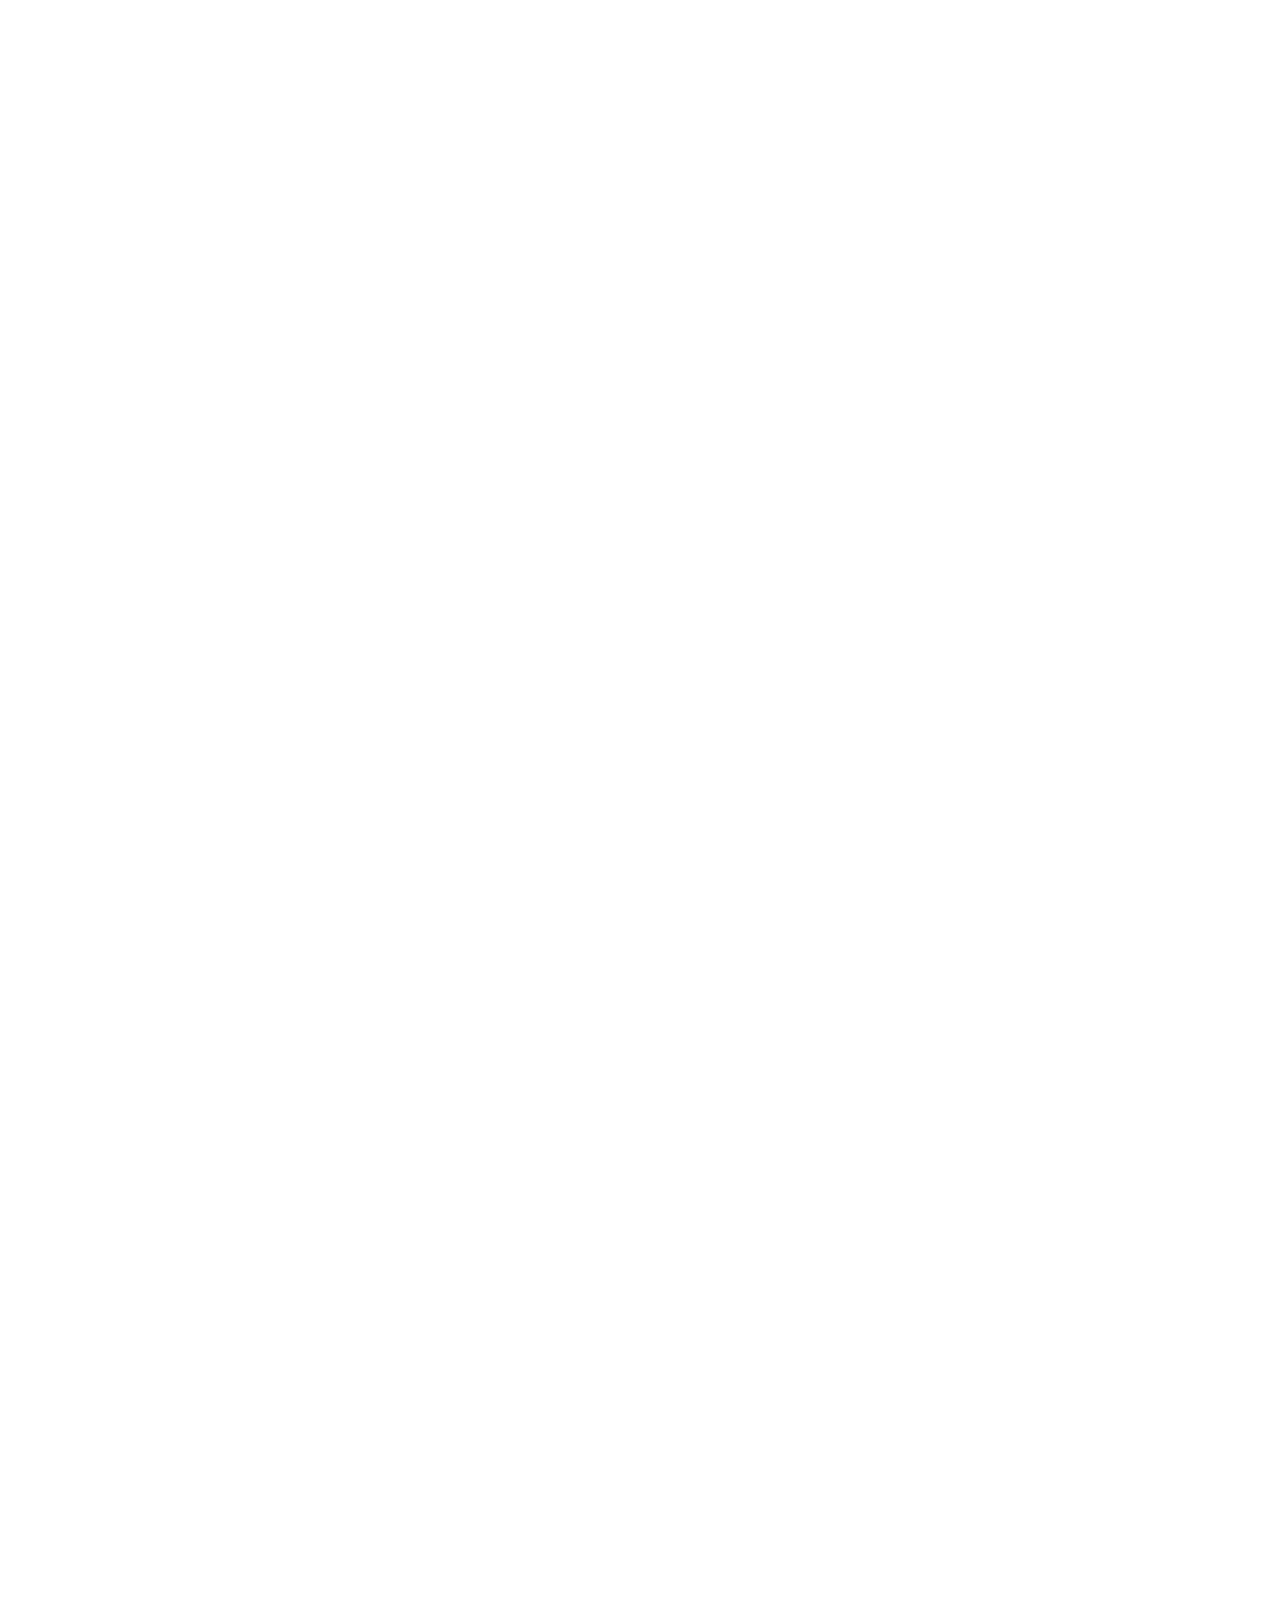
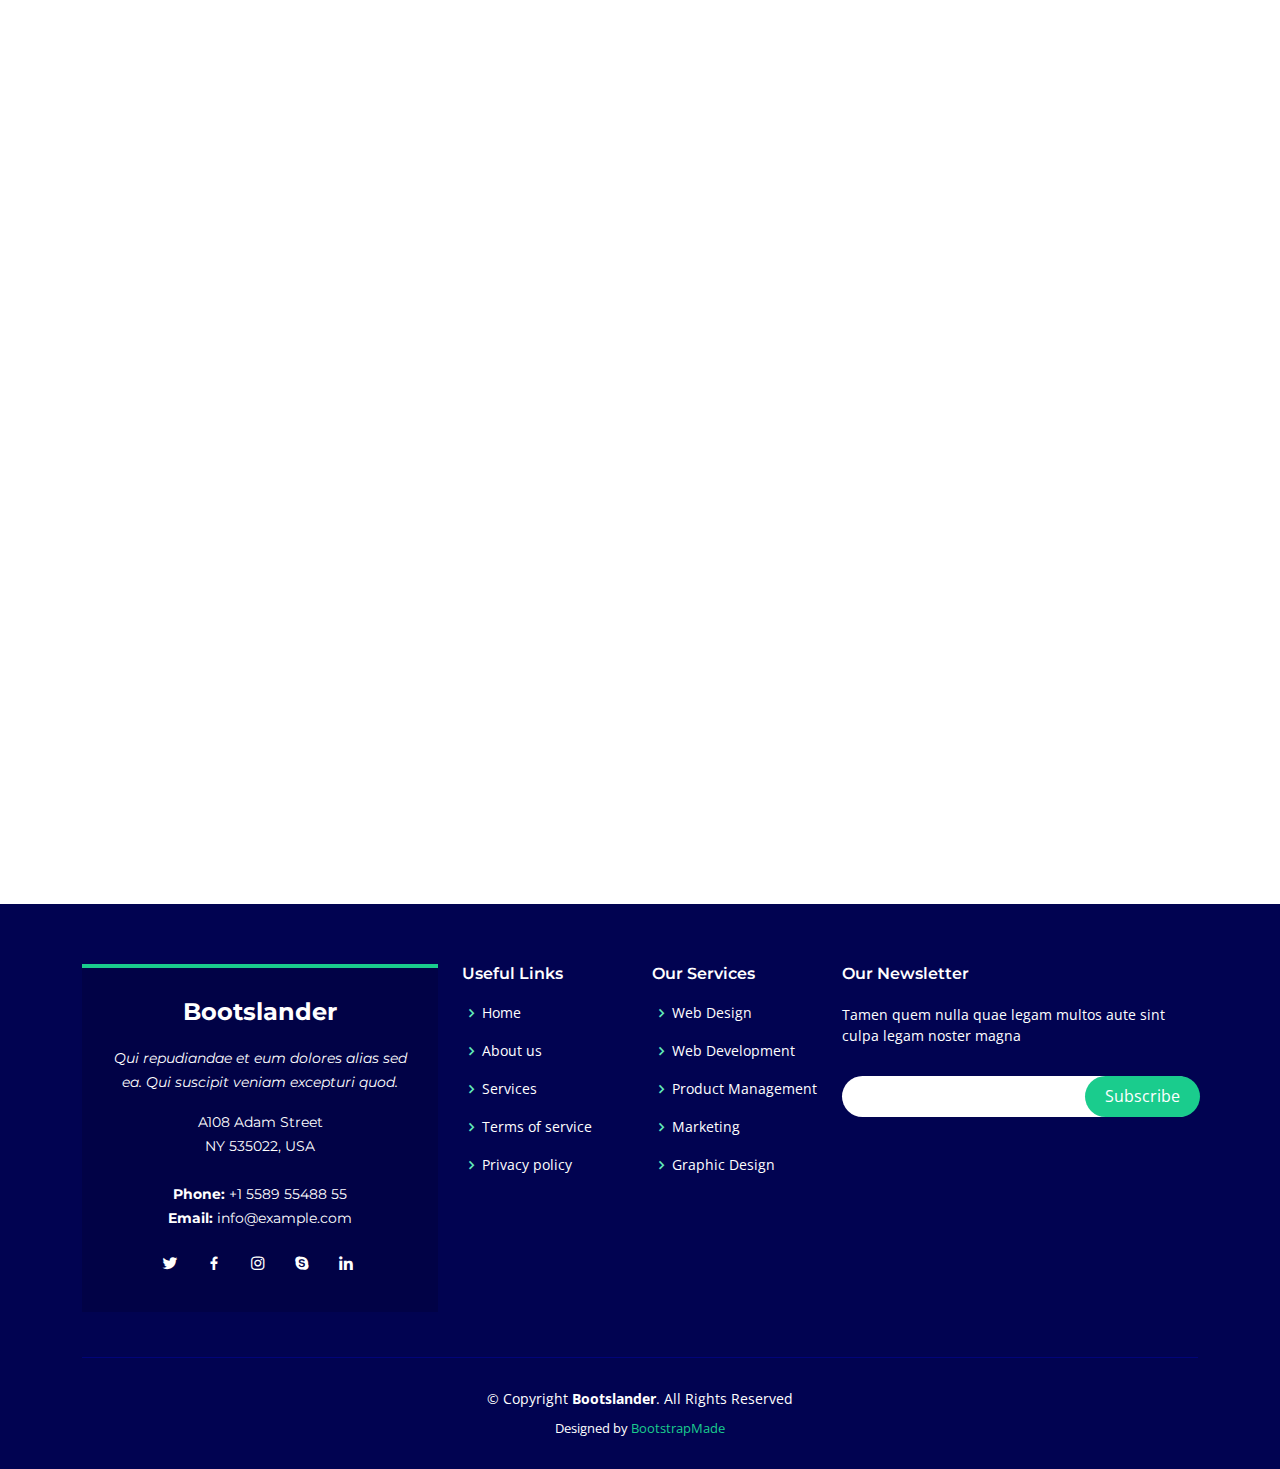
<file: prep.html>
<!DOCTYPE html>
<html lang="en">

<head>
  <meta charset="utf-8">
  <meta content="width=device-width, initial-scale=1.0" name="viewport">

  <title>Near Space Near You - By Supercluster</title>
  <meta content="" name="description">
  <meta content="" name="keywords">

  <!-- Favicons -->
  <link href="assets/img/favicon.png" rel="icon">
  <link href="assets/img/apple-touch-icon.png" rel="apple-touch-icon">

  <!-- Google Fonts -->
  <link href="https://fonts.googleapis.com/css?family=Open+Sans:300,300i,400,400i,600,600i,700,700i|Montserrat:300,300i,400,400i,500,500i,600,600i,700,700i|Poppins:300,300i,400,400i,500,500i,600,600i,700,700i" rel="stylesheet">

  <!-- Vendor CSS Files -->
  <link href="assets/vendor/aos/aos.css" rel="stylesheet">
  <link href="assets/vendor/bootstrap/css/bootstrap.min.css" rel="stylesheet">
  <link href="assets/vendor/bootstrap-icons/bootstrap-icons.css" rel="stylesheet">
  <link href="assets/vendor/boxicons/css/boxicons.min.css" rel="stylesheet">
  <link href="assets/vendor/glightbox/css/glightbox.min.css" rel="stylesheet">
  <link href="assets/vendor/remixicon/remixicon.css" rel="stylesheet">
  <link href="assets/vendor/swiper/swiper-bundle.min.css" rel="stylesheet">

  <!-- Template Main CSS File -->
  <link href="assets/css/style.css" rel="stylesheet">

   <!-- Template Main CSS File -->
  
  <!-- =======================================================
  * Template Name: Bootslander - v4.5.0
  * Template URL: https://bootstrapmade.com/bootslander-free-bootstrap-landing-page-template/
  * Author: BootstrapMade.com
  * License: https://bootstrapmade.com/license/
  ======================================================== -->
</head>

<body>

 <!-- ======= Header ======= -->
 <header id="header" class="fixed-top d-flex align-items-center header-transparent">
  <div class="container d-flex align-items-center justify-content-between">

    <div class="logo">
      <h1><a href="index.html"><span>Near-Space Near You!</span> <span style="font-size:0.575em"><sub><i>by SuperCluster</i></sub></span></a></h1>
      <!-- Uncomment below if you prefer to use an image logo -->
      <!-- <a href="index.html"><img src="assets/img/logo.png" alt="" class="img-fluid"></a>-->
    </div>

    <nav id="navbar" class="navbar">
      <ul>
        <li><a class="nav-link scrollto active" href="#about">Introduction</a></li>
        <li><a class="nav-link scrollto" href="#roadmap">Roadmap</a></li>
        <li><a class="nav-link scrollto" href="#features">STEP 1</a></li>
        <li><a class="nav-link scrollto" href="#faq">STEP 2</a></li>
        <li><a class="nav-link scrollto" href="#faq2">STEP 3</a></li>
        <li><a class="nav-link scrollto" href="#gallery">STEP 4</a></li>
        <li><a class="nav-link scrollto" href="#team">Team</a></li>
        <li class="dropdown"><a href="#"><span>Resources</span> <i class="bi bi-chevron-down"></i></a>
          <ul>
            <li><a href="#">Drop Down 1</a></li>
            <li class="dropdown"><a href="#"><span>Resources</span> <i class="bi bi-chevron-right"></i></a>
              <ul>
                <li><a href="#">Deep Drop Down 1</a></li>
                <li><a href="#">Deep Drop Down 2</a></li>
                <li><a href="#">Deep Drop Down 3</a></li>
                <li><a href="#">Deep Drop Down 4</a></li>
                <li><a href="#">Deep Drop Down 5</a></li>
              </ul>
            </li>
            <li><a href="#">Drop Down 2</a></li>
            <li><a href="#">Drop Down 3</a></li>
            <li><a href="#">Drop Down 4</a></li>
          </ul>
        </li>
      </ul>
      <i class="bi bi-list mobile-nav-toggle"></i>
    </nav><!-- .navbar -->

  </div>
</header><!-- End Header -->

<!-- ======= Hero Section ======= -->

  <main id="main">

    <!-- ======= About Section ======= -->
    <section id="about" class="about">
      <div class="container">
            <div class="icon-boxes d-flex flex-column align-items-stretch justify-content-center py-5 px-lg-5" data-aos="fade-left">
            <div class="section-title" data-aos="fade-up">
              <h2>INTRODUCTION</h2>
              <p>Let's burst some balloons!</p>
            </div>
            
            <a href="">
            <div class="icon-box" data-aos="zoom-in" data-aos-delay="100">
              <div class="icon"><a href=""><i class="bx bx-book"></i></a></div>
              <h4 class="title"><a href="">What?</a></h4>
              <a href=""><p class="description">Voluptatum deleniti atque corrupti quos dolores et quas molestias excepturi sint occaecati cupiditate non provident</p>
              </a>
              </div>
          </a>
          <a href="">
            <div class="icon-box" data-aos="zoom-in" data-aos-delay="200">
              <div class="icon"><i class="bi bi-tools"></i></div>
              <h4 class="title"><a href="">Why?</a></h4>
              <a href=""><p class="description">At vero eos et accusamus et iusto odio dignissimos ducimus qui blanditiis praesentium voluptatum deleniti atque</p>
              </a>
              </div>
          </a>
          
            <div class="icon-box" data-aos="zoom-in" data-aos-delay="300">
              <div class="icon"><i class="bx bx-trip"></i></div>
              <h4 class="title"><a href="">Purpose of this project</a></h4>
              <p class="description" style="color: black"><a href="">Explicabo est voluptatum asperiores consequatur magnam. Et veritatis odit. Sunt aut deserunt minus aut eligendi omnis</a></p>
              
              </div>
          

          </div>
        </div>

       
      
    </section><!-- End About Section -->
    <!-- ======= Roadmap Section ======= -->
    <section id="roadmap" class="roadmap section-bg">
    <div class="container">
      <div class="section-title" data-aos="fade-up">
        <h2>ROADMAP</h2>
        <p>High-altitude balloon lesson roadmap</p>
        <div id="bg">
          <img src="assets/img/roadmap.png" class="img-fluid animated" alt="">
        </div>
      </div>
    </div>
    </section>
    

    <!-- ======= Features Section ======= -->
    <section id="features" class="features">
      <div class="container">

        <div class="section-title" data-aos="fade-up">
          <h2>STEP 1</h2>
          <p>How does a high-altitude balloon work?</p>
        </div>

        <!--<button type="button" class="btn btn-primary" data-bs-toggle="modal" data-bs-target="#staticBackdrop">
          Launch static backdrop modal
        </button> -->

        <div class="modal fade" id="exampleModalToggle" aria-hidden="true" aria-labelledby="exampleModalToggleLabel" tabindex="-1">
          <div class="modal-dialog modal-dialog-centered">
            <div class="modal-content">
              <div class="modal-header">
                <h5 class="modal-title" id="exampleModalToggleLabel">Modal 1</h5>
                <button type="button" class="btn-close" data-bs-dismiss="modal" aria-label="Close"></button>
              </div>
              <div class="modal-body">
                Show a second modal and hide this one with the button below. COmmit.
              </div>
              <div class="modal-footer">
                <button class="btn btn-primary" data-bs-target="#exampleModalToggle2" data-bs-toggle="modal" data-bs-dismiss="modal">Open second modal</button>
              </div>
            </div>
          </div>
        </div>
        <div class="modal fade" id="exampleModalToggle2" aria-hidden="true" aria-labelledby="exampleModalToggleLabel2" tabindex="-1">
          <div class="modal-dialog modal-dialog-centered">
            <div class="modal-content">
              <div class="modal-header">
                <h5 class="modal-title" id="exampleModalToggleLabel2">Modal 2</h5>
                <button type="button" class="btn-close" data-bs-dismiss="modal" aria-label="Close"></button>
              </div>
              <div class="modal-body">
                Hide this modal and show the first with the button below.
              </div>
              <div class="modal-footer">
                <button class="btn btn-primary" data-bs-target="#exampleModalToggle" data-bs-toggle="modal" data-bs-dismiss="modal">Back to first</button>
              </div>
            </div>
          </div>
        </div>
       
 
        <div class="row" data-aos="fade-left">
          
          <div class="col-lg-3 col-md-4" data-bs-toggle="modal" data-bs-target="#exampleModalToggle">
            
            <div class="icon-box" data-aos="zoom-in" data-aos-delay="50">
              <i class="ri-store-line" style="color: #ffbb2c;"></i>
              <h3>Lorem Ipsum</h3>
            </div>
          </div>

          
          
          <div class="col-lg-3 col-md-4 mt-4 mt-md-0" data-bs-toggle="modal" data-bs-target="#exampleModalToggle2">
            <div class="icon-box" data-aos="zoom-in" data-aos-delay="100">
              <i class="ri-bar-chart-box-line" style="color: #5578ff;"></i>
              <h3><a href="">Dolor Sitema</a></h3>
            </div>
          </div>
          <div class="col-lg-3 col-md-4 mt-4 mt-md-0">
            <div class="icon-box" data-aos="zoom-in" data-aos-delay="150">
              <i class="ri-calendar-todo-line" style="color: #e80368;"></i>
              <h3><a href="">Sed perspiciatis</a></h3>
            </div>
          </div>
          <div class="col-lg-3 col-md-4 mt-4 mt-lg-0">
            <div class="icon-box" data-aos="zoom-in" data-aos-delay="200">
              <i class="ri-paint-brush-line" style="color: #e361ff;"></i>
              <h3><a href="">Magni Dolores</a></h3>
            </div>
          </div>
          <div class="col-lg-3 col-md-4 mt-4">
            <div class="icon-box" data-aos="zoom-in" data-aos-delay="250">
              <i class="ri-database-2-line" style="color: #47aeff;"></i>
              <h3><a href="">Nemo Enim</a></h3>
            </div>
          </div>
          <div class="col-lg-3 col-md-4 mt-4">
            <div class="icon-box" data-aos="zoom-in" data-aos-delay="300">
              <i class="ri-gradienter-line" style="color: #ffa76e;"></i>
              <h3><a href="">Eiusmod Tempor</a></h3>
            </div>
          </div>
          <div class="col-lg-3 col-md-4 mt-4">
            <div class="icon-box" data-aos="zoom-in" data-aos-delay="350">
              <i class="ri-file-list-3-line" style="color: #11dbcf;"></i>
              <h3><a href="">Midela Teren</a></h3>
            </div>
          </div>
          <div class="col-lg-3 col-md-4 mt-4">
            <div class="icon-box" data-aos="zoom-in" data-aos-delay="400">
              <i class="ri-price-tag-2-line" style="color: #4233ff;"></i>
              <h3><a href="">Pira Neve</a></h3>
            </div>
          </div>
          <div class="col-lg-3 col-md-4 mt-4">
            <div class="icon-box" data-aos="zoom-in" data-aos-delay="450">
              <i class="ri-anchor-line" style="color: #b2904f;"></i>
              <h3><a href="">Dirada Pack</a></h3>
            </div>
          </div>
          <div class="col-lg-3 col-md-4 mt-4">
            <div class="icon-box" data-aos="zoom-in" data-aos-delay="500">
              <i class="ri-disc-line" style="color: #b20969;"></i>
              <h3><a href="">Moton Ideal</a></h3>
            </div>
          </div>
          <div class="col-lg-3 col-md-4 mt-4">
            <div class="icon-box" data-aos="zoom-in" data-aos-delay="550">
              <i class="ri-base-station-line" style="color: #ff5828;"></i>
              <h3><a href="">Verdo Park</a></h3>
            </div>
          </div>
          <div class="col-lg-3 col-md-4 mt-4">
            <div class="icon-box" data-aos="zoom-in" data-aos-delay="600">
              <i class="ri-fingerprint-line" style="color: #29cc61;"></i>
              <h3><a href="">Flavor Nivelanda</a></h3>
            </div>
          </div>
        </div>

      </div>
    </section><!-- End Features Section -->
    
<!-- ======= F.A.Q Section ======= -->
<section id="faq" class="faq section-bg">
  <div class="container">

    <div class="section-title" data-aos="fade-up">
      <h2>STEP 2</h2>
      <p>Build yor project</p>
    </div>

    <div class="faq-list">
      <ul>
        <li data-aos="fade-up">
          <i class="bx bx-target-lock icon-help"></i> <a data-bs-toggle="collapse" class="collapse" data-bs-target="#faq-list-1"> Choose your mission goal <i class="bx bx-chevron-down icon-show"></i><i class="bx bx-chevron-up icon-close"></i></a>
          <div id="faq-list-1" class="collapse show" data-bs-parent=".faq-list">
            <p>
              Feugiat pretium nibh ipsum consequat. Tempus iaculis urna id volutpat lacus laoreet non curabitur gravida. Venenatis lectus magna fringilla urna porttitor rhoncus dolor purus non.
            </p>
          </div>
        </li>

        <li data-aos="fade-up" data-aos-delay="100">
          <i class="bx bx-map icon-help"></i> <a data-bs-toggle="collapse" data-bs-target="#faq-list-2" class="collapsed"> Location <i class="bx bx-chevron-down icon-show"></i><i class="bx bx-chevron-up icon-close"></i></a>
          <div id="faq-list-2" class="collapse" data-bs-parent=".faq-list">
            <p>
              Dolor sit amet consectetur adipiscing elit pellentesque habitant morbi. Id interdum velit laoreet id donec ultrices. Fringilla phasellus faucibus scelerisque eleifend donec pretium. Est pellentesque elit ullamcorper dignissim. Mauris ultrices eros in cursus turpis massa tincidunt dui.
            </p>
          </div>
        </li>

        <li data-aos="fade-up" data-aos-delay="200">
          <i class="bx bx-shield-alt icon-help"></i> <a data-bs-toggle="collapse" data-bs-target="#faq-list-3" class="collapsed"> Local authorities <i class="bx bx-chevron-down icon-show"></i><i class="bx bx-chevron-up icon-close"></i></a>
          <div id="faq-list-3" class="collapse" data-bs-parent=".faq-list">
            <p>
              Eleifend mi in nulla posuere sollicitudin aliquam ultrices sagittis orci. Faucibus pulvinar elementum integer enim. Sem nulla pharetra diam sit amet nisl suscipit. Rutrum tellus pellentesque eu tincidunt. Lectus urna duis convallis convallis tellus. Urna molestie at elementum eu facilisis sed odio morbi quis
            </p>
          </div>
        </li>

        <li data-aos="fade-up" data-aos-delay="300">
          <i class="bx bx-network-chart icon-help"></i> <a data-bs-toggle="collapse" data-bs-target="#faq-list-4" class="collapsed">Preparation <i class="bx bx-chevron-down icon-show"></i><i class="bx bx-chevron-up icon-close"></i></a>
          <div id="faq-list-4" class="collapse" data-bs-parent=".faq-list">
            <p>
              Molestie a iaculis at erat pellentesque adipiscing commodo. Dignissim suspendisse in est ante in. Nunc vel risus commodo viverra maecenas accumsan. Sit amet nisl suscipit adipiscing bibendum est. Purus gravida quis blandit turpis cursus in.
            </p>
            
            <div class="margin_space"></div>
            <a href="">Guide</a>
            <a href="">Main Board</a>
            <a href="">Materials</a>
            <a href="">Github</a>
            
          </div>
        </li>

        <li data-aos="fade-up" data-aos-delay="400">
          <i class="bx bx-trip icon-help"></i> <a data-bs-toggle="collapse" data-bs-target="#faq-list-5" class="collapsed"> Your flight plan <i class="bx bx-chevron-down icon-show"></i><i class="bx bx-chevron-up icon-close"></i></a>
          <div id="faq-list-5" class="collapse" data-bs-parent=".faq-list">
            <p>
              Laoreet sit amet cursus sit amet dictum sit amet justo. Mauris vitae ultricies leo integer malesuada nunc vel. Tincidunt eget nullam non nisi est sit amet. Turpis nunc eget lorem dolor sed. Ut venenatis tellus in metus vulputate eu scelerisque.
            </p>
          </div>
        </li>

      </ul>
    </div>

  </div>
</section><!-- End F.A.Q Section -->

    <!-- ======= Counts Section ======= -->
    
    <section id="counts" class="counts">
      <div class="container">

        <div class="row" data-aos="fade-up">

          <div class="col-lg-3 col-md-6">
            <div class="count-box">
              <i class="bi bi-emoji-smile"></i>
              <span data-purecounter-start="0" data-purecounter-end="232" data-purecounter-duration="1" class="purecounter"></span>
              <p>Happy Clients</p>
            </div>
          </div>

          <div class="col-lg-3 col-md-6 mt-5 mt-md-0">
            <div class="count-box">
              <i class="bi bi-journal-richtext"></i>
              <span data-purecounter-start="0" data-purecounter-end="521" data-purecounter-duration="1" class="purecounter"></span>
              <p>Projects</p>
            </div>
          </div>

          <div class="col-lg-3 col-md-6 mt-5 mt-lg-0">
            <div class="count-box">
              <i class="bi bi-headset"></i>
              <span data-purecounter-start="0" data-purecounter-end="1463" data-purecounter-duration="1" class="purecounter"></span>
              <p>Hours Of Support</p>
            </div>
          </div>

          <div class="col-lg-3 col-md-6 mt-5 mt-lg-0">
            <div class="count-box">
              <i class="bi bi-people"></i>
              <span data-purecounter-start="0" data-purecounter-end="15" data-purecounter-duration="1" class="purecounter"></span>
              <p>Hard Workers</p>
            </div>
          </div>

        </div>

      </div>
    </section><!-- End Counts Section -->

    <!-- ======= Details Section ======= -->
    <section id="faq2" class="faq">
      <div class="container">

        <div class="section-title" data-aos="fade-up">
          <h2>STEP 3</h2>
          <p>Launch!</p>
        </div>
    
        <div class="faq-list">
          <ul>
            <li style="background-color: #f5f5ff;" data-aos="fade-up">
              <i class="bx bx-list-check icon-help"></i> <a data-bs-toggle="collapse" class="collapse" data-bs-target="#faq-list-1"> Checklist <i class="bx bx-chevron-down icon-show"></i><i class="bx bx-chevron-up icon-close"></i></a>
              <div id="faq-list-1" class="collapse show" data-bs-parent=".faq-list">
                <p>
                  Feugiat pretium nibh ipsum consequat. Tempus iaculis urna id volutpat lacus laoreet non curabitur gravida. Venenatis lectus magna fringilla urna porttitor rhoncus dolor purus non.
                </p>
              </div>
            </li>
    
            <li style="background-color: #f5f5ff;" data-aos="fade-up" data-aos-delay="100">
              <i class="bx bx-map-alt icon-help"></i> <a data-bs-toggle="collapse" data-bs-target="#faq-list-2" class="collapsed"> Tracking <i class="bx bx-chevron-down icon-show"></i><i class="bx bx-chevron-up icon-close"></i></a>
              <div id="faq-list-2" class="collapse" data-bs-parent=".faq-list">
                <p>
                  Dolor sit amet consectetur adipiscing elit pellentesque habitant morbi. Id interdum velit laoreet id donec ultrices. Fringilla phasellus faucibus scelerisque eleifend donec pretium. Est pellentesque elit ullamcorper dignissim. Mauris ultrices eros in cursus turpis massa tincidunt dui.
                </p>
              </div>
            </li>
    
            <li style="background-color: #f5f5ff;" data-aos="fade-up" data-aos-delay="200">
              <i class="bx bx-package icon-help"></i> <a data-bs-toggle="collapse" data-bs-target="#faq-list-3" class="collapsed"> Capsule interception <i class="bx bx-chevron-down icon-show"></i><i class="bx bx-chevron-up icon-close"></i></a>
              <div id="faq-list-3" class="collapse" data-bs-parent=".faq-list">
                <p>
                  Eleifend mi in nulla posuere sollicitudin aliquam ultrices sagittis orci. Faucibus pulvinar elementum integer enim. Sem nulla pharetra diam sit amet nisl suscipit. Rutrum tellus pellentesque eu tincidunt. Lectus urna duis convallis convallis tellus. Urna molestie at elementum eu facilisis sed odio morbi quis
                </p>
              </div>
            </li>
    
            <li style="background-color: #f5f5ff;" data-aos="fade-up" data-aos-delay="300">
              <i class="bx bx-line-chart icon-help"></i> <a data-bs-toggle="collapse" data-bs-target="#faq-list-4" class="collapsed">Secure your data  <i class="bx bx-chevron-down icon-show"></i><i class="bx bx-chevron-up icon-close"></i></a>
              <div id="faq-list-4" class="collapse" data-bs-parent=".faq-list">
                <p>
                  Molestie a iaculis at erat pellentesque adipiscing commodo. Dignissim suspendisse in est ante in. Nunc vel risus commodo viverra maecenas accumsan. Sit amet nisl suscipit adipiscing bibendum est. Purus gravida quis blandit turpis cursus in.
                </p>
              </div>
            </li>
          </ul>
        </div>
    
      </div>
    </section><!-- End Details Section -->

    <!-- ======= Gallery Section ======= -->


    <section id="gallery" class="gallery">
      <div class="container">

        <div class="section-title" data-aos="fade-up">
          <h2>STEP 4</h2>
          <p>POST FLIGHT DATA ANALYSIS</p>
        </div>

        <h2 id="content-mobile"> Available only on PC. Sorry!</h2>

        <iframe id="content-desktop" width=100% height=2400px src="https://near-space-dash.herokuapp.com/" id="child-iframe"></iframe>

        <!--<script>
          let iframe = document.querySelector("#child-iframe");
        
          window.addEventListener('message', function(e) {
            // message that was passed from iframe page
            let message = e.data;
        
            iframe.style.height = (message.height - 1500) + 'px';
    
          } , false);
        </script> -->
      
      
  
    
      </div>
    </section><!-- End Gallery Section -->

    

    <!-- ======= Team Section ======= -->
    <section id="team" class="team">
      <div class="container">

        <div class="section-title" data-aos="fade-up">
          <h2>Team</h2>
          <p>MEET SUPERCLUSTER</p>
        </div>
        <div></div>
        <div class="row" data-aos="fade-left">

          <div class="col-lg-4 col-md-6 mt-5 mt-md-0">
            <div class="member" data-aos="zoom-in" data-aos-delay="100">
              <div class="pic"><img src="assets/img/team/team1.jpg" class="img-fluid" alt=""></div>
              <div class="member-info">
                <h4>Kamil Ziolkowski</h4>
                <span>Team Leader</span>
                <div class="social">
                  <a href=""><i class="bi bi-twitter"></i></a>
                  <a href=""><i class="bi bi-facebook"></i></a>
                  <a href=""><i class="bi bi-instagram"></i></a>
                  <a href=""><i class="bi bi-linkedin"></i></a>
                </div>
              </div>
            </div>
          </div>

          <div class="col-lg-4 col-md-6 mt-5 mt-md-0">
            <div class="member" data-aos="zoom-in" data-aos-delay="200">
              <div class="pic"><img src="assets/img/team/team2.jpg" class="img-fluid" alt=""></div>
              <div class="member-info">
                <h4>Katarzyna Frankowska</h4>
                <span>Data scientist</span>
                <div class="social">
                  <a href=""><i class="bi bi-twitter"></i></a>
                  <a href=""><i class="bi bi-facebook"></i></a>
                  <a href=""><i class="bi bi-instagram"></i></a>
                  <a href=""><i class="bi bi-linkedin"></i></a>
                </div>
              </div>
            </div>
          </div>
          
          <div class="col-lg-4 col-md-6 mt-5 mt-lg-0">
            <div class="member" data-aos="zoom-in" data-aos-delay="300">
              <div class="pic"><img src="assets/img/team/team3.jpg" class="img-fluid" alt=""></div>
              <div class="member-info">
                <h4>Michał Poźniak</h4>
                <span>Data Engineer</span>
                <div class="social">
                  <a href=""><i class="bi bi-twitter"></i></a>
                  <a href=""><i class="bi bi-facebook"></i></a>
                  <a href=""><i class="bi bi-instagram"></i></a>
                  <a href=""><i class="bi bi-linkedin"></i></a>
                </div>
              </div>
            </div>
          </div>
          </div>

          <div class="margin_space"></div>
          <div class="row" data-aos="fade-left">
          <div class="col-lg-4 col-md-6 mt-5 mt-lg-0">
            <div class="member" data-aos="zoom-in" data-aos-delay="400">
              <div class="pic"><img src="assets/img/team/team4.jpg" class="img-fluid" alt=""></div>
              <div class="member-info">
                <h4>Wiktor Żmuda</h4>
                <span>Software Engineer</span>
                <div class="social">
                  <a href=""><i class="bi bi-twitter"></i></a>
                  <a href=""><i class="bi bi-facebook"></i></a>
                  <a href=""><i class="bi bi-instagram"></i></a>
                  <a href=""><i class="bi bi-linkedin"></i></a>
                </div>
              </div>
            </div>
          </div>
          
          <div class="col-lg-4 col-md-6 mt-5 mt-lg-0">
            <div class="member" data-aos="zoom-in" data-aos-delay="500">
              <div class="pic"><img src="assets/img/team/team5.jpg" class="img-fluid" alt=""></div>
              <div class="member-info">
                <h4>Tomasz Zdziebło</h4>
                <span>Hardware Engineer</span>
                <div class="social">
                  <a href=""><i class="bi bi-twitter"></i></a>
                  <a href=""><i class="bi bi-facebook"></i></a>
                  <a href=""><i class="bi bi-instagram"></i></a>
                  <a href=""><i class="bi bi-linkedin"></i></a>
                </div>
              </div>
            </div>
          </div>
          
          <div class="col-lg-4 col-md-6 mt-5 mt-lg-0">
            <div class="member" data-aos="zoom-in" data-aos-delay="600">
              <div class="pic"><img src="assets/img/team/team6.jpg" class="img-fluid" alt=""></div>
              <div class="member-info">
                <h4>Michał Słomiany</h4>
                <span>Avionics Engineer</span>
                <div class="social">
                  <a href=""><i class="bi bi-twitter"></i></a>
                  <a href=""><i class="bi bi-facebook"></i></a>
                  <a href=""><i class="bi bi-instagram"></i></a>
                  <a href=""><i class="bi bi-linkedin"></i></a>
                </div>
              </div>
            </div>
          </div>
        </div>
        </div>

      </div>
    </section><!-- End Team Section -->

    

  </main><!-- End #main -->

  <!-- ======= Footer ======= -->
  <footer id="footer">
    <div class="footer-top">
      <div class="container">
        <div class="row">

          <div class="col-lg-4 col-md-6">
            <div class="footer-info">
              <h3>Bootslander</h3>
              <p class="pb-3"><em>Qui repudiandae et eum dolores alias sed ea. Qui suscipit veniam excepturi quod.</em></p>
              <p>
                A108 Adam Street <br>
                NY 535022, USA<br><br>
                <strong>Phone:</strong> +1 5589 55488 55<br>
                <strong>Email:</strong> info@example.com<br>
              </p>
              <div class="social-links mt-3">
                <a href="#" class="twitter"><i class="bx bxl-twitter"></i></a>
                <a href="#" class="facebook"><i class="bx bxl-facebook"></i></a>
                <a href="#" class="instagram"><i class="bx bxl-instagram"></i></a>
                <a href="#" class="google-plus"><i class="bx bxl-skype"></i></a>
                <a href="#" class="linkedin"><i class="bx bxl-linkedin"></i></a>
              </div>
            </div>
          </div>

          <div class="col-lg-2 col-md-6 footer-links">
            <h4>Useful Links</h4>
            <ul>
              <li><i class="bx bx-chevron-right"></i> <a href="#">Home</a></li>
              <li><i class="bx bx-chevron-right"></i> <a href="#">About us</a></li>
              <li><i class="bx bx-chevron-right"></i> <a href="#">Services</a></li>
              <li><i class="bx bx-chevron-right"></i> <a href="#">Terms of service</a></li>
              <li><i class="bx bx-chevron-right"></i> <a href="#">Privacy policy</a></li>
            </ul>
          </div>

          <div class="col-lg-2 col-md-6 footer-links">
            <h4>Our Services</h4>
            <ul>
              <li><i class="bx bx-chevron-right"></i> <a href="#">Web Design</a></li>
              <li><i class="bx bx-chevron-right"></i> <a href="#">Web Development</a></li>
              <li><i class="bx bx-chevron-right"></i> <a href="#">Product Management</a></li>
              <li><i class="bx bx-chevron-right"></i> <a href="#">Marketing</a></li>
              <li><i class="bx bx-chevron-right"></i> <a href="#">Graphic Design</a></li>
            </ul>
          </div>

          <div class="col-lg-4 col-md-6 footer-newsletter">
            <h4>Our Newsletter</h4>
            <p>Tamen quem nulla quae legam multos aute sint culpa legam noster magna</p>
            <form action="" method="post">
              <input type="email" name="email"><input type="submit" value="Subscribe">
            </form>

          </div>

        </div>
      </div>
    </div>

    <div class="container">
      <div class="copyright">
        &copy; Copyright <strong><span>Bootslander</span></strong>. All Rights Reserved
      </div>
      <div class="credits">
        <!-- All the links in the footer should remain intact. -->
        <!-- You can delete the links only if you purchased the pro version. -->
        <!-- Licensing information: https://bootstrapmade.com/license/ -->
        <!-- Purchase the pro version with working PHP/AJAX contact form: https://bootstrapmade.com/bootslander-free-bootstrap-landing-page-template/ -->
        Designed by <a href="https://bootstrapmade.com/">BootstrapMade</a>
      </div>
    </div>
  </footer><!-- End Footer -->

  <a href="#" class="back-to-top d-flex align-items-center justify-content-center"><i class="bi bi-arrow-up-short"></i></a>
  <div id="preloader"></div>

  <!-- Vendor JS Files -->
  <script src="assets/vendor/aos/aos.js"></script>
  <script src="assets/vendor/bootstrap/js/bootstrap.bundle.min.js"></script>
  <script src="assets/vendor/glightbox/js/glightbox.min.js"></script>
  <script src="assets/vendor/php-email-form/validate.js"></script>
  <script src="assets/vendor/purecounter/purecounter.js"></script>
  <script src="assets/vendor/swiper/swiper-bundle.min.js"></script>

  <!-- Template Main JS File -->
  <script src="assets/js/main.js"></script>
  
  
  
</body>

</html>
</file>
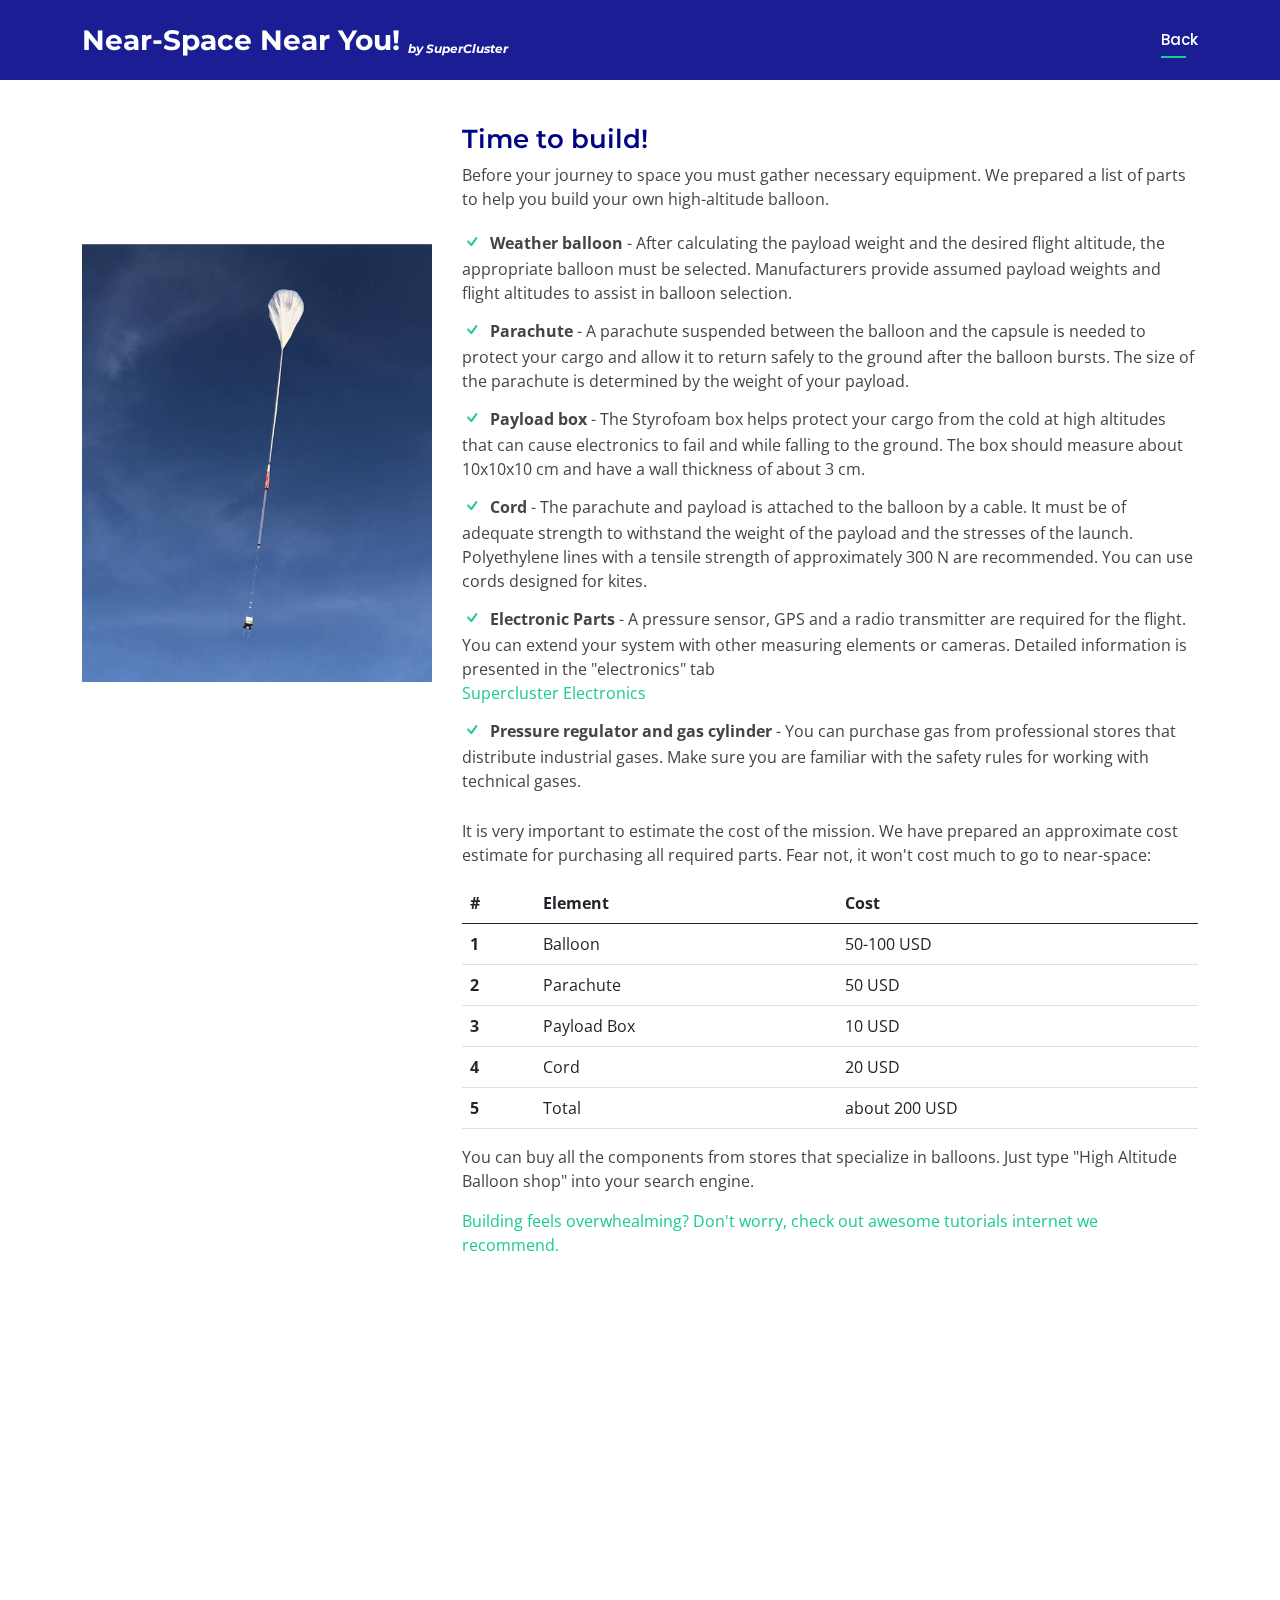
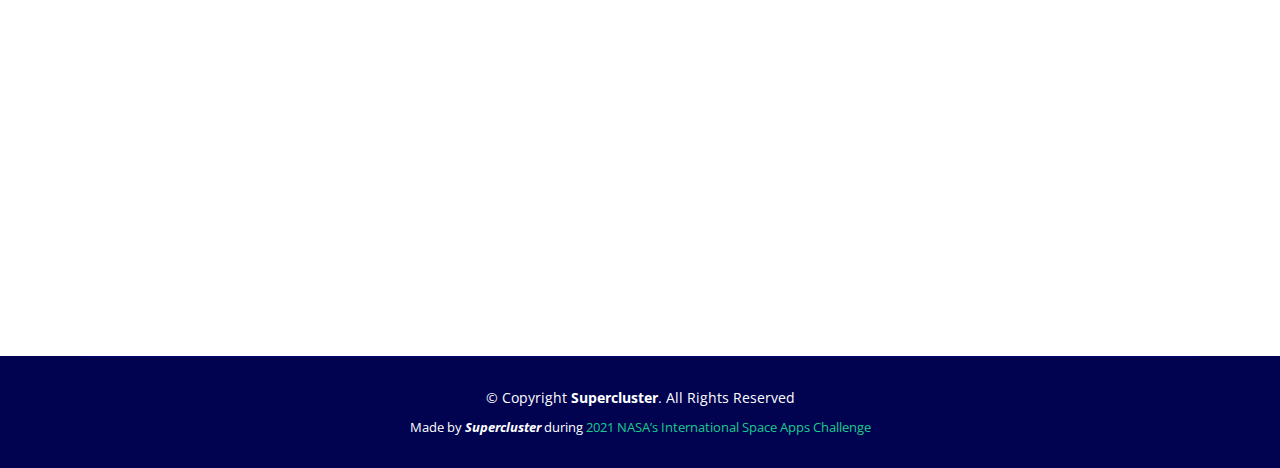
<file: sparks.html>
<!DOCTYPE html>
<html lang="en">

<head>
  <meta charset="utf-8">
  <meta content="width=device-width, initial-scale=1.0" name="viewport">

  <title>Near Space Near You - By Supercluster</title>
  <meta content="" name="description">
  <meta content="" name="keywords">

  <!-- Favicons -->
  <link href="assets/img/favicon.png" rel="icon">
  <link href="assets/img/apple-touch-icon.png" rel="apple-touch-icon">

  <!-- Google Fonts -->
  <link href="https://fonts.googleapis.com/css?family=Open+Sans:300,300i,400,400i,600,600i,700,700i|Montserrat:300,300i,400,400i,500,500i,600,600i,700,700i|Poppins:300,300i,400,400i,500,500i,600,600i,700,700i" rel="stylesheet">

  <!-- Vendor CSS Files -->
  <link href="assets/vendor/aos/aos.css" rel="stylesheet">
  <link href="assets/vendor/bootstrap/css/bootstrap.min.css" rel="stylesheet">
  <link href="assets/vendor/bootstrap-icons/bootstrap-icons.css" rel="stylesheet">
  <link href="assets/vendor/boxicons/css/boxicons.min.css" rel="stylesheet">
  <link href="assets/vendor/glightbox/css/glightbox.min.css" rel="stylesheet">
  <link href="assets/vendor/remixicon/remixicon.css" rel="stylesheet">
  <link href="assets/vendor/swiper/swiper-bundle.min.css" rel="stylesheet">

  <!-- Template Main CSS File -->
  <link href="assets/css/style.css" rel="stylesheet">

   <!-- Template Main CSS File -->
  
  <!-- =======================================================
  * Template Name: Bootslander - v4.5.0
  * Template URL: https://bootstrapmade.com/bootslander-free-bootstrap-landing-page-template/
  * Author: BootstrapMade.com
  * License: https://bootstrapmade.com/license/
  ======================================================== -->
</head>

<body>

 <!-- ======= Header ======= -->
 <header id="header" class="fixed-top d-flex align-items-center">
  <div class="container d-flex align-items-center justify-content-between">

    <div class="logo">
      <h1><a href="index.html"><span>Near-Space Near You!</span> <span style="font-size:0.575em"><sub><i>by SuperCluster</i></sub></span></a></h1>
      <!-- Uncomment below if you prefer to use an image logo -->
      <!-- <a href="index.html"><img src="assets/img/logo.png" alt="" class="img-fluid"></a>-->
    </div>

    <nav id="navbar" class="navbar">
      <ul>
        <li><a class="nav-link scrollto active" href="index.html#about">Back</a></li>
      </ul>
      <i class="bi bi-list mobile-nav-toggle"></i>
    </nav><!-- .navbar -->

  </div>
</header><!-- End Header -->

  <main id="main">

    <!-- ======= About Section ======= -->
    <div class="margin_space"></div>
    <!-- ======= Details Section ======= -->
    <section id="details" class="details">
      <div class="container">

        <div class="row content">
          <div class="col-md-4" data-aos="fade-right">
            <br><br><br><br><br><br><img src="assets/img/team/bal2.png" class="img-fluid align-items-center shadw" alt="" width="350px">
          </div>
          <div class="col-md-8 pt-4" data-aos="fade-up">
            <h3>Time to build!</h3>
            <p class="">
              Before your journey to space you must gather necessary equipment. We prepared a list of parts to help you build your own high-altitude balloon.
            </p>
            <ul>
              <li><i class="bi bi-check"></i> <b>Weather balloon</b> - After calculating the payload weight and the desired flight altitude, the appropriate balloon must be selected. Manufacturers provide assumed payload weights and flight altitudes to assist in balloon selection.
                
              </li>
              <li><i class="bi bi-check"></i> <b>Parachute </b>- A parachute suspended between the balloon and the capsule is needed to protect your cargo and allow it to return safely to the ground after the balloon bursts. The size of the parachute is determined by the weight of your payload.
                
              <li><i class="bi bi-check"></i> <b>Payload box </b>- The Styrofoam box helps protect your cargo from the cold at high altitudes that can cause electronics to fail and while falling to the ground. The box should measure about 10x10x10 cm and have a wall thickness of about 3 cm.
                
              <li><i class="bi bi-check"></i> <b>Cord</b> - The parachute and payload is attached to the balloon by a cable. It must be of adequate strength to withstand the weight of the payload and the stresses of the launch. Polyethylene lines with a tensile strength of approximately 300 N are recommended. You can use cords designed for kites.
                
                <li><i class="bi bi-check"></i> <b>Electronic Parts</b> - A pressure sensor, GPS and a radio transmitter are required for the flight. You can extend your system with other measuring elements or cameras. Detailed information is presented in the "electronics" tab<br><a href="mb.html">Supercluster Electronics</a>
                </li>
                <li><i class="bi bi-check"></i> <b>Pressure regulator and gas cylinder</b> - You can purchase gas from professional stores that distribute industrial gases.  Make sure you are familiar with the safety rules for working with technical gases.<br>
                </li>
            </ul>
            
            <p>It is very important to estimate the cost of the mission. We have prepared an approximate cost estimate for purchasing all required parts.
              Fear not, it won't cost much to go to near-space:</p>

            <table class="table">
              <thead>
                <tr>
                  <th scope="col">#</th>
                  <th scope="col">Element</th>
                  <th scope="col">Cost</th>
                 
                </tr>
              </thead>
              <tbody>
                <tr>
                  <th scope="row">1</th>
                  <td>Balloon</td>
                  <td>50-100 USD</td>
                  
                  
                  
                
                </tr>
                <tr>
                  <th scope="row">2</th>
                  <td>Parachute</td>
                  
                  <td>50 USD</td>


                  
                
                </tr>

                <tr>
                  <th scope="row">3</th>
                  <td>Payload Box</td>
                  
                  <td>10 USD</td>


                  
                
                </tr>
                
                <tr>
                  <th scope="row">4</th>
                  <td>Cord</td>
                  <td>20 USD</td>
                  
                  
                  
                
                </tr>
                <tr>
                  <th scope="row">5</th>
                  <td>Total</td>
                  <td>about 200 USD</td>
                  
                  
                  
                
                </tr>

                
              

              </tbody>
            </table>
            <p>
              You can buy all the components from stores that specialize in balloons. Just type "High Altitude Balloon shop" into your search engine.
            </p>

            <a href="https://www.highaltitudescience.com/pages/tutorials?fbclid=IwAR1RnzB7e487cyXrmxphZ1wC6h1w59kPjy2wj-ys_uNmIWvPk_P5oufx6GY">Building feels overwhealming? Don't worry, check out awesome tutorials internet we recommend.</a>
            
          </div>

          <div class="row content">
            <div class="col-md-4 order-1 order-md-2" data-aos="fade-left">
              <br><br><br><br><img src="assets/img/balloon_team.png" class="img-fluid" alt="">
            </div>
            <div class="col-md-8 pt-5 order-2 order-md-1" data-aos="fade-up">
              <h3>Couple things to note, that are and that obvious</h3>
                <ul>
                <li><i class="bi bi-check"></i> Prepare insulating tape and duct tape. The insulating tape will be used to secure the neck of the balloon. The second will be useful for taping the cargo box.
                </li>
                <li><i class="bi bi-check"></i> Use elastic bands to close the neck of the balloon. They should be thick (about 2-3 mm) and strong enough.</li>
                <li><i class="bi bi-check"></i> Stock up on a piece of polystyrene to fill the empty space in your cargo container with. This will provide extra protection from the cold and increase durability.
                </li>
                <li><i class="bi bi-check"></i> Very mundane but important - you need scissors to cut the string. NOTE Conduct all cord cutting activities away from the balloon.</li>
                <li><i class="bi bi-check"></i> Battery to power avionics. It is best to use a regular disposable battery as it can withstand cold temperatures better. LiPo and LiIon batteries lose capacity quickly as temperatures drop.</li>
                <li><i class="bi bi-check"></i> Prepare the tools to cut the polystyrene and assemble the cargo box. You can use an all-purpose knife to cut the polystyrene blocks and a screwdriver to cut a small hole in the cargo box. NOTE Conduct all polystyrene cutting activities away from the balloon..</li>
                <li><i class="bi bi-check"></i> Gloves. Simple latex gloves will help you avoid accidental balloon damage                .</li>
                <li><i class="bi bi-check"></i> You may need a tarp or mat to provide a smooth surface when filling the balloon to avoid the possibility of accidental damage to the shell. A simple piece of thicker plastic wrap about 3 x 3 meters in size should be sufficient.
                </li>
              
              
              </ul>


              
            </div>
          </div>
        </div>

        
    </section><!-- End Details Section -->
    
    

  </main><!-- End #main -->

 

  <footer id="footer">
    <div class="container">
      <div class="copyright">
        &copy; Copyright <strong><span>Supercluster</span></strong>. All Rights Reserved
      </div>
      <div class="credits">
        <!-- All the links in the footer should remain intact. -->
        <!-- You can delete the links only if you purchased the pro version. -->
        <!-- Licensing information: https://bootstrapmade.com/license/ -->
        <!-- Purchase the pro version with working PHP/AJAX contact form: https://bootstrapmade.com/bootslander-free-bootstrap-landing-page-template/ -->
        Made by <b><i>Supercluster</i></b> during <a href="https://www.spaceappschallenge.org/">2021 NASA’s International Space Apps Challenge</a>
      </div>
    </div>
  </footer><!-- End Footer -->

  <a href="#" class="back-to-top d-flex align-items-center justify-content-center"><i class="bi bi-arrow-up-short"></i></a>
  <div id="preloader"></div>

  <!-- Vendor JS Files -->
  <script src="assets/vendor/aos/aos.js"></script>
  <script src="assets/vendor/bootstrap/js/bootstrap.bundle.min.js"></script>
  <script src="assets/vendor/glightbox/js/glightbox.min.js"></script>
  <script src="assets/vendor/php-email-form/validate.js"></script>
  <script src="assets/vendor/purecounter/purecounter.js"></script>
  <script src="assets/vendor/swiper/swiper-bundle.min.js"></script>

  <!-- Template Main JS File -->
  <script src="assets/js/main.js"></script>
  
  
  
</body>

</html>
</file>
<file: assets/css/style.css>
/**
* Template Name: Bootslander - v4.5.0
* Template URL: https://bootstrapmade.com/bootslander-free-bootstrap-landing-page-template/
* Author: BootstrapMade.com
* License: https://bootstrapmade.com/license/
*/

/*--------------------------------------------------------------
# General
--------------------------------------------------------------*/
body {
  font-family: "Open Sans", sans-serif;
  color: #444444;
}

a {
  color: #1acc8d;
  text-decoration: none;
}

a:hover {
  color: #34e5a6;
  text-decoration: none;
}

h1, h2, h3, h4, h5, h6 {
  font-family: "Montserrat", sans-serif;
}

/*--------------------------------------------------------------
# Preloader
--------------------------------------------------------------*/
#preloader {
  position: fixed;
  top: 0;
  left: 0;
  right: 0;
  bottom: 0;
  z-index: 9999;
  overflow: hidden;
  background: #fff;
}

#preloader:before {
  content: "";
  position: fixed;
  top: calc(50% - 30px);
  left: calc(50% - 30px);
  border: 6px solid #1acc8d;
  border-top-color: #d2f9eb;
  border-radius: 50%;
  width: 60px;
  height: 60px;
  -webkit-animation: animate-preloader 1s linear infinite;
  animation: animate-preloader 1s linear infinite;
}

@-webkit-keyframes animate-preloader {
  0% {
    transform: rotate(0deg);
  }
  100% {
    transform: rotate(360deg);
  }
}

@keyframes animate-preloader {
  0% {
    transform: rotate(0deg);
  }
  100% {
    transform: rotate(360deg);
  }
}
/*--------------------------------------------------------------
# Back to top button
--------------------------------------------------------------*/
.back-to-top {
  position: fixed;
  visibility: hidden;
  opacity: 0;
  right: 15px;
  bottom: 15px;
  z-index: 996;
  background: #1acc8d;
  width: 40px;
  height: 40px;
  border-radius: 50px;
  transition: all 0.4s;
}
.back-to-top i {
  font-size: 28px;
  color: #fff;
  line-height: 0;
}
.back-to-top:hover {
  background: #2be4a2;
  color: #fff;
}
.back-to-top.active {
  visibility: visible;
  opacity: 1;
}


/*--------------------------------------------------------------
# Disable AOS delay on mobile
--------------------------------------------------------------*/
@media screen and (max-width: 768px) {
  [data-aos-delay] {
    transition-delay: 0 !important;
  }
}
/*--------------------------------------------------------------
# Header
--------------------------------------------------------------*/
#header {
  height: 80px;
  transition: all 0.5s;
  z-index: 997;
  transition: all 0.5s;
  background: rgba(1, 4, 136, 0.9);
}
#header.header-transparent {
  background: transparent;
}
#header.header-scrolled {
  background: rgba(1, 4, 136, 0.9);
  height: 60px;
}
#header .logo h1 {
  font-size: 28px;
  margin: 0;
  padding: 0;
  line-height: 1;
  font-weight: 700;
}
#header .logo h1 a, #header .logo h1 a:hover {
  color: #fff;
  text-decoration: none;
}
#header .logo img {
  padding: 0;
  margin: 0;
  max-height: 40px;
}

/*--------------------------------------------------------------
# Navigation Menu
--------------------------------------------------------------*/
/**
* Desktop Navigation 
*/
.navbar {
  padding: 0;
}

.margin_space {
  padding: 10px;
  margin: 10px;
}
.navbar ul {
  margin: 0;
  padding: 0;
  display: flex;
  list-style: none;
  align-items: center;
}
.navbar li {
  position: relative;
}
.navbar a, .navbar a:focus {
  display: flex;
  align-items: center;
  justify-content: space-between;
  padding: 10px 0 10px 30px;
  font-size: 15px;
  font-weight: 500;
  font-family: "Poppins", sans-serif;
  color: rgba(255, 255, 255, 0.7);
  white-space: nowrap;
  transition: 0.3s;
}
.navbar a i, .navbar a:focus i {
  font-size: 12px;
  line-height: 0;
  margin-left: 5px;
}
.navbar > ul > li > a:before {
  content: "";
  position: absolute;
  width: 0;
  height: 2px;
  bottom: 3px;
  left: 30px;
  background-color: #1acc8d;
  visibility: hidden;
  width: 0px;
  transition: all 0.3s ease-in-out 0s;
}
.navbar a:hover:before, .navbar li:hover > a:before, .navbar .active:before {
  visibility: visible;
  width: 25px;
}
.navbar a:hover, .navbar .active, .navbar .active:focus, .navbar li:hover > a {
  color: #fff;
}
.navbar .dropdown ul {
  display: block;
  position: absolute;
  left: 30px;
  top: calc(100% + 30px);
  margin: 0;
  padding: 10px 0;
  z-index: 99;
  opacity: 0;
  visibility: hidden;
  background: #fff;
  box-shadow: 0px 0px 30px rgba(127, 137, 161, 0.25);
  transition: 0.3s;
  border-radius: 4px;
}
.navbar .dropdown ul li {
  min-width: 200px;
}
.navbar .dropdown ul a {
  padding: 10px 20px;
  font-size: 14px;
  font-weight: 500;
  text-transform: none;
  color: #01036f;
}
.navbar .dropdown ul a i {
  font-size: 12px;
}
.navbar .dropdown ul a:hover, .navbar .dropdown ul .active:hover, .navbar .dropdown ul li:hover > a {
  color: #1acc8d;
}
.navbar .dropdown:hover > ul {
  opacity: 1;
  top: 100%;
  visibility: visible;
}
.navbar .dropdown .dropdown ul {
  top: 0;
  left: calc(100% - 30px);
  visibility: hidden;
}
.navbar .dropdown .dropdown:hover > ul {
  opacity: 1;
  top: 0;
  left: 100%;
  visibility: visible;
}
@media (max-width: 1366px) {
  .navbar .dropdown .dropdown ul {
    left: -90%;
  }
  .navbar .dropdown .dropdown:hover > ul {
    left: -100%;
  }
}

/**
* Mobile Navigation 
*/
.mobile-nav-toggle {
  color: #fff;
  font-size: 28px;
  cursor: pointer;
  display: none;
  line-height: 0;
  transition: 0.5s;
}

@media (max-width: 991px) {
  .mobile-nav-toggle {
    display: block;
  }

  .navbar ul {
    display: none;
  }
}
.navbar-mobile {
  position: fixed;
  overflow: hidden;
  top: 0;
  right: 0;
  left: 0;
  bottom: 0;
  background: rgba(1, 3, 91, 0.9);
  transition: 0.3s;
  z-index: 999;
}
.navbar-mobile .mobile-nav-toggle {
  position: absolute;
  top: 15px;
  right: 15px;
}
.navbar-mobile ul {
  display: block;
  position: absolute;
  top: 55px;
  right: 15px;
  bottom: 15px;
  left: 15px;
  padding: 10px 0;
  border-radius: 8px;
  background-color: #fff;
  overflow-y: auto;
  transition: 0.3s;
}
.navbar-mobile > ul > li > a:before {
  left: 20px;
}
.navbar-mobile a, .navbar-mobile a:focus {
  padding: 10px 20px;
  font-size: 15px;
  color: #0205a1;
}
.navbar-mobile a:hover, .navbar-mobile .active, .navbar-mobile li:hover > a {
  color: #3f43fd;
}
.navbar-mobile .getstarted, .navbar-mobile .getstarted:focus {
  margin: 15px;
}
.navbar-mobile .dropdown ul {
  position: static;
  display: none;
  margin: 10px 20px;
  padding: 10px 0;
  z-index: 99;
  opacity: 1;
  visibility: visible;
  background: #fff;
  box-shadow: 0px 0px 30px rgba(127, 137, 161, 0.25);
}
.navbar-mobile .dropdown ul li {
  min-width: 200px;
}
.navbar-mobile .dropdown ul a {
  padding: 10px 20px;
}
.navbar-mobile .dropdown ul a i {
  font-size: 12px;
}
.navbar-mobile .dropdown ul a:hover, .navbar-mobile .dropdown ul .active:hover, .navbar-mobile .dropdown ul li:hover > a {
  color: #1acc8d;
}
.navbar-mobile .dropdown > .dropdown-active {
  display: block;
}

#content-desktop {display: block;}
#content-mobile {display: none;}

@media screen and (max-width: 768px) {

#content-desktop {display: none;}
#content-mobile {display: block;}

}

/*--------------------------------------------------------------
# Hero Section
--------------------------------------------------------------*/
#hero {
  width: 100%;
  background: url("../img/hero-bg.jpg");
  position: relative;
  padding: 120px 0 0 0;
}
#hero:before {
  content: "";
  background: rgba(2, 5, 161, 0.91);
  position: absolute;
  bottom: 0;
  top: 0;
  left: 0;
  right: 0;
}
#hero h1 {
  margin: 0 0 20px 0;
  font-size: 48px;
  font-weight: 700;
  line-height: 56px;
  color: rgba(255, 255, 255, 0.8);
}
#hero h1 span {
  color: #fff;
  border-bottom: 4px solid #1acc8d;
}
#hero h2 {
  color: rgba(255, 255, 255, 0.8);
  margin-bottom: 40px;
  font-size: 24px;
}
#hero .btn-get-started {
  font-family: "Montserrat", sans-serif;
  font-weight: 500;
  font-size: 16px;
  letter-spacing: 1px;
  display: inline-block;
  padding: 10px 30px;
  border-radius: 50px;
  transition: 0.5s;
  color: #fff;
  background: #1acc8d;
}
#hero .btn-get-started:hover {
  background: #17b57d;
}
#hero .animated {
  animation: up-down 2s ease-in-out infinite alternate-reverse both;
}
@media (min-width: 1024px) {
  #hero {
    background-attachment: fixed;
  }
}
@media (max-width: 991px) {
  #hero {
    padding-top: 80px;
  }
  #hero .animated {
    -webkit-animation: none;
    animation: none;
  }
  #hero .hero-img {
    text-align: center;
  }

  .imgoverrid {
    text-align: center;
  }
  #hero .hero-img img {
    max-width: 50%;
  }
  #hero h1 {
    font-size: 28px;
    line-height: 32px;
    margin-bottom: 10px;
  }
  #hero h2 {
    font-size: 18px;
    line-height: 24px;
    margin-bottom: 30px;
  }
}
@media (max-width: 575px) {
  #hero .hero-img img {
    width: 80%;
  }
}

@-webkit-keyframes up-down {
  0% {
    transform: translateY(10px);
  }
  100% {
    transform: translateY(-10px);
  }
}

@keyframes up-down {
  0% {
    transform: translateY(10px);
  }
  100% {
    transform: translateY(-10px);
  }
}
.hero-waves {
  display: block;
  margin-top: 60px;
  width: 100%;
  height: 60px;
  z-index: 5;
  position: relative;
}

.wave1 use {
  -webkit-animation: move-forever1 10s linear infinite;
  animation: move-forever1 10s linear infinite;
  -webkit-animation-delay: -2s;
  animation-delay: -2s;
}

.wave2 use {
  -webkit-animation: move-forever2 8s linear infinite;
  animation: move-forever2 8s linear infinite;
  -webkit-animation-delay: -2s;
  animation-delay: -2s;
}

.wave3 use {
  -webkit-animation: move-forever3 6s linear infinite;
  animation: move-forever3 6s linear infinite;
  -webkit-animation-delay: -2s;
  animation-delay: -2s;
}

@-webkit-keyframes move-forever1 {
  0% {
    transform: translate(85px, 0%);
  }
  100% {
    transform: translate(-90px, 0%);
  }
}

@keyframes move-forever1 {
  0% {
    transform: translate(85px, 0%);
  }
  100% {
    transform: translate(-90px, 0%);
  }
}
@-webkit-keyframes move-forever2 {
  0% {
    transform: translate(-90px, 0%);
  }
  100% {
    transform: translate(85px, 0%);
  }
}
@keyframes move-forever2 {
  0% {
    transform: translate(-90px, 0%);
  }
  100% {
    transform: translate(85px, 0%);
  }
}
@-webkit-keyframes move-forever3 {
  0% {
    transform: translate(-90px, 0%);
  }
  100% {
    transform: translate(85px, 0%);
  }
}
@keyframes move-forever3 {
  0% {
    transform: translate(-90px, 0%);
  }
  100% {
    transform: translate(85px, 0%);
  }
}
/*--------------------------------------------------------------
# Sections General
--------------------------------------------------------------*/
section {
  padding: 60px 0;
  overflow: hidden;
}

.section-bg {
  background-color: #f5f5ff;
}

.section-title {
  padding-bottom: 40px;
}
.section-title h2 {
  font-size: 14px;
  font-weight: 500;
  padding: 0;
  line-height: 1px;
  margin: 0 0 5px 0;
  letter-spacing: 2px;
  text-transform: uppercase;
  color: #aaaaaa;
  font-family: "Poppins", sans-serif;
}
.section-title h2::after {
  content: "";
  width: 120px;
  height: 1px;
  display: inline-block;
  background: #1acc8d;
  margin: 4px 10px;
}
.section-title p {
  margin: 0;
  margin: 0;
  font-size: 36px;
  font-weight: 700;
  text-transform: uppercase;
  font-family: "Poppins", sans-serif;
  color: #010483;
}

/*--------------------------------------------------------------
# Breadcrumbs
--------------------------------------------------------------*/
.breadcrumbs {
  padding: 20px 0;
  background-color: #fafaff;
  min-height: 40px;
  margin-top: 80px;
}
@media (max-width: 992px) {
  .breadcrumbs {
    margin-top: 64px;
  }
}
.breadcrumbs h2 {
  font-size: 24px;
  font-weight: 400;
  margin: 0;
}
@media (max-width: 992px) {
  .breadcrumbs h2 {
    margin: 0 0 10px 0;
  }
}
.breadcrumbs ol {
  display: flex;
  flex-wrap: wrap;
  list-style: none;
  padding: 0;
  margin: 0;
  font-size: 14px;
}
.breadcrumbs ol li + li {
  padding-left: 10px;
}
.breadcrumbs ol li + li::before {
  display: inline-block;
  padding-right: 10px;
  color: #6c757d;
  content: "/";
}
@media (max-width: 768px) {
  .breadcrumbs .d-flex {
    display: block !important;
  }
  .breadcrumbs ol {
    display: block;
  }
  .breadcrumbs ol li {
    display: inline-block;
  }
}

/*--------------------------------------------------------------
# About
--------------------------------------------------------------*/
.about {
  padding: 40px 0 0 0;
}

.about a {
  display: block;
  color: #010483;
}
.about a:hover {
  display: block;
  color:#1acc8d;
}
.about .center{
  margin: auto;
  width: 50%;
  /*border: 3px solid green;*/
  padding: 10px;
}
.about .icon-boxes h3 {
  font-size: 28px;
  font-weight: 700;
  color: #010483;
  margin-bottom: 15px;
}
.about .icon-box {
  margin-top: 40px;
}
.about .icon-box .icon {
  float: left;
  display: flex;
  align-items: center;
  justify-content: center;
  width: 64px;
  height: 64px;
  border: 2px solid #7ceec6;
  border-radius: 50px;
  transition: 0.5s;
}
.about .icon-box .icon i {
  color: #1acc8d;
  font-size: 32px;
}
.about .icon-box:hover .icon {
  background: #1acc8d;
  border-color: #1acc8d;
}
.about .icon-box:hover .icon i {
  color: #fff;
}
.about .icon-box .title {
  margin-left: 85px;
  font-weight: 700;
  margin-bottom: 10px;
  font-size: 18px;
}
.about .icon-box .title a {
  color: #343a40;
  transition: 0.3s;
}
.about .icon-box .title a:hover {
  color: #1acc8d;
}
.about .icon-box .description {
  margin-left: 85px;
  line-height: 24px;
  font-size: 14px;
}
.about .video-box {
  background: url("../img/about.png") center center no-repeat;
  background-size: contain;
  min-height: 300px;
}
.about .play-btn {
  width: 94px;
  height: 94px;
  background: radial-gradient(#3f43fd 50%, rgba(63, 67, 253, 0.4) 52%);
  border-radius: 50%;
  display: block;
  position: absolute;
  left: calc(50% - 47px);
  top: calc(50% - 47px);
  overflow: hidden;
}
.about .play-btn::after {
  content: "";
  position: absolute;
  left: 50%;
  top: 50%;
  transform: translateX(-40%) translateY(-50%);
  width: 0;
  height: 0;
  border-top: 10px solid transparent;
  border-bottom: 10px solid transparent;
  border-left: 15px solid #fff;
  z-index: 100;
  transition: all 400ms cubic-bezier(0.55, 0.055, 0.675, 0.19);
}
.about .play-btn::before {
  content: "";
  position: absolute;
  width: 120px;
  height: 120px;
  -webkit-animation-delay: 0s;
  animation-delay: 0s;
  -webkit-animation: pulsate-btn 2s;
  animation: pulsate-btn 2s;
  -webkit-animation-direction: forwards;
  animation-direction: forwards;
  -webkit-animation-iteration-count: infinite;
  animation-iteration-count: infinite;
  -webkit-animation-timing-function: steps;
  animation-timing-function: steps;
  opacity: 1;
  border-radius: 50%;
  border: 5px solid rgba(63, 67, 253, 0.7);
  top: -15%;
  left: -15%;
  background: rgba(198, 16, 0, 0);
}
.about .play-btn:hover::after {
  border-left: 15px solid #3f43fd;
  transform: scale(20);
}
.about .play-btn:hover::before {
  content: "";
  position: absolute;
  left: 50%;
  top: 50%;
  transform: translateX(-40%) translateY(-50%);
  width: 0;
  height: 0;
  border: none;
  border-top: 10px solid transparent;
  border-bottom: 10px solid transparent;
  border-left: 15px solid #fff;
  z-index: 200;
  -webkit-animation: none;
  animation: none;
  border-radius: 0;
}

@-webkit-keyframes pulsate-btn {
  0% {
    transform: scale(0.6, 0.6);
    opacity: 1;
  }
  100% {
    transform: scale(1, 1);
    opacity: 0;
  }
}

@keyframes pulsate-btn {
  0% {
    transform: scale(0.6, 0.6);
    opacity: 1;
  }
  100% {
    transform: scale(1, 1);
    opacity: 0;
  }
}
/*--------------------------------------------------------------
# Features
--------------------------------------------------------------*/
.features .icon-box {
  display: flex;
  align-items: center;
  padding: 20px;
  background: #f5f5ff;
  transition: ease-in-out 0.3s;
}


.features .icon-box i {
  font-size: 32px;
  padding-right: 10px;
  line-height: 1;
}
.features .icon-box h3 {
  font-weight: 700;
  margin: 0;
  padding: 0;
  line-height: 1;
  font-size: 16px;
}
.features .icon-box h3 a {
  color: #010483;
  transition: ease-in-out 0.3s;
}
.features .icon-box h3 a:hover {
  color: #01036f;
}
.features .icon-box:hover {
  background: #ebebff;
}

/*--------------------------------------------------------------
# Roadmap
--------------------------------------------------------------*/
#bg {
  
  /* Preserve aspet ratio */
  min-width: 100%;
  min-height: 100%;
}
/*--------------------------------------------------------------
# Counts
--------------------------------------------------------------*/
.counts {
  background: #f5f5ff;
  padding: 70px 0 60px;
}
.counts .count-box {
  padding: 30px 30px 25px 30px;
  width: 100%;
  position: relative;
  text-align: center;
  background: #fff;
}
.counts .count-box i {
  position: absolute;
  top: -25px;
  left: 50%;
  transform: translateX(-50%);
  font-size: 20px;
  background: #1acc8d;
  padding: 12px;
  color: #fff;
  border-radius: 50px;
  display: inline-flex;
  align-items: center;
  justify-content: center;
  line-height: 0;
  width: 48px;
  height: 48px;
}
.counts .count-box span {
  font-size: 36px;
  display: block;
  font-weight: 600;
  color: #010483;
}
.counts .count-box p {
  padding: 0;
  margin: 0;
  font-family: "Montserrat", sans-serif;
  font-size: 14px;
}

/*--------------------------------------------------------------
# Details
--------------------------------------------------------------*/
.details .content + .content {
  margin-top: 100px;
}
.details .content h3 {
  font-weight: 600;
  font-size: 26px;
  color: #010483;
}
.details .content ul {
  list-style: none;
  padding: 0;
}
.details .content ul li {
  padding-bottom: 10px;
}
.details .content ul i {
  font-size: 20px;
  padding-right: 4px;
  color: #1acc8d;
}
.details .content p:last-child {
  margin-bottom: 0;
}

/*--------------------------------------------------------------
# Gallery
--------------------------------------------------------------*/
.gallery .gallery-item {
  overflow: hidden;
  border-right: 3px solid #fff;
  border-bottom: 3px solid #fff;
}
.gallery .gallery-item img {
  transition: all ease-in-out 0.4s;
}
.gallery .gallery-item:hover img {
  transform: scale(1.1);
}

/*--------------------------------------------------------------
# Testimonials
--------------------------------------------------------------*/
.testimonials {
  padding: 80px 0;
  background: url("../img/cta-bg.jpg") no-repeat;
  background-position: center center;
  background-size: cover;
  position: relative;
}
.testimonials::before {
  content: "";
  position: absolute;
  left: 0;
  right: 0;
  top: 0;
  bottom: 0;
  background: rgba(1, 3, 111, 0.8);
}
.testimonials .section-header {
  margin-bottom: 40px;
}
.testimonials .testimonials-carousel, .testimonials .testimonials-slider {
  overflow: hidden;
}
.testimonials .testimonial-item {
  text-align: center;
  color: #fff;
}
.testimonials .testimonial-item .testimonial-img {
  width: 100px;
  border-radius: 50%;
  border: 6px solid rgba(255, 255, 255, 0.15);
  margin: 0 auto;
}
.testimonials .testimonial-item h3 {
  font-size: 20px;
  font-weight: bold;
  margin: 10px 0 5px 0;
  color: #fff;
}
.testimonials .testimonial-item h4 {
  font-size: 14px;
  color: #ddd;
  margin: 0 0 15px 0;
}
.testimonials .testimonial-item .quote-icon-left, .testimonials .testimonial-item .quote-icon-right {
  color: rgba(255, 255, 255, 0.4);
  font-size: 26px;
}
.testimonials .testimonial-item .quote-icon-left {
  display: inline-block;
  left: -5px;
  position: relative;
}
.testimonials .testimonial-item .quote-icon-right {
  display: inline-block;
  right: -5px;
  position: relative;
  top: 10px;
}
.testimonials .testimonial-item p {
  font-style: italic;
  margin: 0 auto 15px auto;
  color: #eee;
}
.testimonials .swiper-pagination {
  margin-top: 20px;
  position: relative;
}
.testimonials .swiper-pagination .swiper-pagination-bullet {
  width: 12px;
  height: 12px;
  opacity: 1;
  background-color: rgba(255, 255, 255, 0.4);
}
.testimonials .swiper-pagination .swiper-pagination-bullet-active {
  background-color: #1acc8d;
}
@media (min-width: 1024px) {
  .testimonials {
    background-attachment: fixed;
  }
}
@media (min-width: 992px) {
  .testimonials .testimonial-item p {
    width: 80%;
  }
}

/*--------------------------------------------------------------
# Team
--------------------------------------------------------------*/
.team {
  background: #fff;
}
.team .member {
  text-align: center;
  margin-bottom: 80px;
  position: relative;
}
.team .member .pic {
  border-radius: 4px;
  overflow: hidden;
}
.team .member img {
  transition: all ease-in-out 0.4s;
}
.team .member:hover img {
  transform: scale(1.1);
}
.team .member .member-info {
  position: absolute;
  bottom: -80px;
  left: 0px;
  right: 0px;
  background: rgba(255, 255, 255, 0.9);
  padding: 15px 0;
  border-radius: 0 0 4px 4px;
  box-shadow: 0px 2px 15px rgba(0, 0, 0, 0.1);
}

.member-info {
  position: absolute;
  bottom: -80px;
  left: 0px;
  right: 0px;
  background: rgba(255, 255, 255, 0.9);
  padding: 15px 0;
  border-radius: 0 0 4px 4px;
  box-shadow: 0px 2px 15px rgba(0, 0, 0, 0.1);
}
.team .member h4 {
  font-weight: 700;
  margin-bottom: 10px;
  font-size: 16px;
  color: #01036f;
  position: relative;
  padding-bottom: 10px;
}
.team .member h4::after {
  content: "";
  position: absolute;
  display: block;
  width: 50px;
  height: 1px;
  background: #0d12fc;
  bottom: 0;
  left: calc(50% - 25px);
}
.team .member span {
  font-style: italic;
  display: block;
  font-size: 13px;
  color: #01036f;
}
.team .member .social {
  margin-top: 10px;
}
.team .member .social a {
  transition: color 0.3s;
  color: #01036f;
}
.team .member .social a:hover {
  color: #1acc8d;
}
.team .member .social i {
  font-size: 16px;
  margin: 0 2px;
}

/*--------------------------------------------------------------
# Pricing
--------------------------------------------------------------*/
.pricing .box {
  padding: 20px;
  background: #fff;
  text-align: center;
  box-shadow: 0px 0px 4px rgba(0, 0, 0, 0.12);
  border-radius: 5px;
  position: relative;
  overflow: hidden;
}
.pricing h3 {
  font-weight: 400;
  margin: -20px -20px 20px -20px;
  padding: 20px 15px;
  font-size: 16px;
  font-weight: 600;
  color: #777777;
  background: #f8f8f8;
}
.pricing h4 {
  font-size: 36px;
  color: #1acc8d;
  font-weight: 600;
  font-family: "Poppins", sans-serif;
  margin-bottom: 20px;
}
.pricing h4 sup {
  font-size: 20px;
  top: -15px;
  left: -3px;
}
.pricing h4 span {
  color: #bababa;
  font-size: 16px;
  font-weight: 300;
}
.pricing ul {
  padding: 0;
  list-style: none;
  color: #444444;
  text-align: center;
  line-height: 20px;
  font-size: 14px;
}
.pricing ul li {
  padding-bottom: 16px;
}
.pricing ul i {
  color: #1acc8d;
  font-size: 18px;
  padding-right: 4px;
}
.pricing ul .na {
  color: #ccc;
  text-decoration: line-through;
}
.pricing .btn-wrap {
  margin: 20px -20px -20px -20px;
  padding: 20px 15px;
  background: #f8f8f8;
  text-align: center;
}
.pricing .btn-buy {
  background: #1acc8d;
  display: inline-block;
  padding: 8px 35px 10px 35px;
  border-radius: 50px;
  color: #fff;
  transition: none;
  font-size: 14px;
  font-weight: 400;
  font-family: "Montserrat", sans-serif;
  font-weight: 600;
  transition: 0.3s;
}
.pricing .btn-buy:hover {
  background: #149f6e;
}
.pricing .featured h3 {
  color: #fff;
  background: #1acc8d;
}
.pricing .advanced {
  width: 200px;
  position: absolute;
  top: 18px;
  right: -68px;
  transform: rotate(45deg);
  z-index: 1;
  font-size: 14px;
  padding: 1px 0 3px 0;
  background: #1acc8d;
  color: #fff;
}

/*--------------------------------------------------------------
# F.A.Q
--------------------------------------------------------------*/
.faq .faq-list {
  padding: 0;
}
.faq .faq-list ul {
  padding: 0;
  list-style: none;
}
.faq .faq-list li + li {
  margin-top: 15px;
}
.faq .faq-list li {
  padding: 20px;
  background: #fff;
  border-radius: 4px;
  position: relative;
}

.faq .faq-list a {
  display: block;
  position: relative;
  font-family: "Poppins", sans-serif;
  font-size: 16px;
  line-height: 24px;
  font-weight: 500;
  padding: 0 30px;
  outline: none;
  cursor: pointer;
}
.faq .faq-list .icon-help {
  font-size: 24px;
  position: absolute;
  right: 0;
  left: 20px;
  color: #34e5a6;
}
.faq .faq-list .icon-show, .faq .faq-list .icon-close {
  font-size: 24px;
  position: absolute;
  right: 0;
  top: 0;
}
.faq .faq-list p {
  margin-bottom: 0;
  padding: 10px 0 0 0;
}
.faq .faq-list .icon-show {
  display: none;
}
.faq .faq-list a.collapsed {
  color: #343a40;
}
.faq .faq-list a.collapsed:hover {
  color: #1acc8d;
}
.faq .faq-list a.collapsed .icon-show {
  display: inline-block;
}
.faq .faq-list a.collapsed .icon-close {
  display: none;
}
@media (max-width: 1200px) {
  .faq .faq-list {
    padding: 0;
  }
}

/*--------------------------------------------------------------
# F.A.Q 2
--------------------------------------------------------------*/


/*--------------------------------------------------------------
# Contact
--------------------------------------------------------------*/
.contact .info {
  width: 100%;
  background: #fff;
}
.contact .info i {
  font-size: 20px;
  color: #3f43fd;
  float: left;
  width: 44px;
  height: 44px;
  background: #f0f0ff;
  display: flex;
  justify-content: center;
  align-items: center;
  border-radius: 50px;
  transition: all 0.3s ease-in-out;
}
.contact .info h4 {
  padding: 0 0 0 60px;
  font-size: 22px;
  font-weight: 600;
  margin-bottom: 5px;
  color: #010483;
}
.contact .info p {
  padding: 0 0 0 60px;
  margin-bottom: 0;
  font-size: 14px;
  color: #0205a1;
}
.contact .info .email, .contact .info .phone {
  margin-top: 40px;
}
.contact .info .email:hover i, .contact .info .address:hover i, .contact .info .phone:hover i {
  background: #1acc8d;
  color: #fff;
}
.contact .php-email-form {
  width: 100%;
  background: #fff;
}
.contact .php-email-form .form-group {
  padding-bottom: 8px;
}
.contact .php-email-form .error-message {
  display: none;
  color: #fff;
  background: #ed3c0d;
  text-align: left;
  padding: 15px;
  font-weight: 600;
}
.contact .php-email-form .error-message br + br {
  margin-top: 25px;
}
.contact .php-email-form .sent-message {
  display: none;
  color: #fff;
  background: #18d26e;
  text-align: center;
  padding: 15px;
  font-weight: 600;
}
.contact .php-email-form .loading {
  display: none;
  background: #fff;
  text-align: center;
  padding: 15px;
}
.contact .php-email-form .loading:before {
  content: "";
  display: inline-block;
  border-radius: 50%;
  width: 24px;
  height: 24px;
  margin: 0 10px -6px 0;
  border: 3px solid #18d26e;
  border-top-color: #eee;
  -webkit-animation: animate-loading 1s linear infinite;
  animation: animate-loading 1s linear infinite;
}
.contact .php-email-form input, .contact .php-email-form textarea {
  border-radius: 0;
  box-shadow: none;
  font-size: 14px;
}
.contact .php-email-form input {
  height: 44px;
}
.contact .php-email-form textarea {
  padding: 10px 12px;
}
.contact .php-email-form button[type=submit] {
  background: #1acc8d;
  border: 0;
  padding: 10px 30px;
  color: #fff;
  transition: 0.4s;
  border-radius: 50px;
}
.contact .php-email-form button[type=submit]:hover {
  background: #34e5a6;
}
@-webkit-keyframes animate-loading {
  0% {
    transform: rotate(0deg);
  }
  100% {
    transform: rotate(360deg);
  }
}
@keyframes animate-loading {
  0% {
    transform: rotate(0deg);
  }
  100% {
    transform: rotate(360deg);
  }
}

/*--------------------------------------------------------------
# Footer
--------------------------------------------------------------*/
#footer {
  background: #010351;
  padding: 0 0 30px 0;
  color: #fff;
  font-size: 14px;
}
#footer .footer-top {
  padding: 60px 0 30px 0;
}
#footer .footer-top .footer-info {
  margin-bottom: 15px;
  background: #010246;
  color: #fff;
  border-top: 4px solid #1acc8d;
  text-align: center;
  padding: 30px 20px;
}
#footer .footer-top .footer-info h3 {
  font-size: 24px;
  margin: 0 0 20px 0;
  padding: 2px 0 2px 0;
  line-height: 1;
  font-weight: 700;
}
#footer .footer-top .footer-info p {
  font-size: 14px;
  line-height: 24px;
  margin-bottom: 0;
  font-family: "Montserrat", sans-serif;
}
#footer .footer-top .social-links a {
  font-size: 18px;
  display: inline-block;
  color: #fff;
  line-height: 1;
  padding: 8px 0;
  margin-right: 4px;
  border-radius: 50%;
  text-align: center;
  width: 36px;
  height: 36px;
  transition: 0.3s;
}
#footer .footer-top .social-links a:hover {
  background: #1acc8d;
  color: #fff;
  text-decoration: none;
}
#footer .footer-top h4 {
  font-size: 16px;
  font-weight: 600;
  color: #fff;
  position: relative;
  padding-bottom: 12px;
}
#footer .footer-top .footer-links {
  margin-bottom: 30px;
}
#footer .footer-top .footer-links ul {
  list-style: none;
  padding: 0;
  margin: 0;
}
#footer .footer-top .footer-links ul i {
  padding-right: 2px;
  color: #61ebba;
  font-size: 18px;
  line-height: 1;
}
#footer .footer-top .footer-links ul li {
  padding: 10px 0;
  display: flex;
  align-items: center;
}
#footer .footer-top .footer-links ul li:first-child {
  padding-top: 0;
}
#footer .footer-top .footer-links ul a {
  color: #fff;
  transition: 0.3s;
  display: inline-block;
  line-height: 1;
}
#footer .footer-top .footer-links ul a:hover {
  color: #4be8b0;
}
#footer .footer-top .footer-newsletter form {
  margin-top: 30px;
  background: #fff;
  padding: 6px 10px 6px 15px;
  position: relative;
  border-radius: 50px;
}
#footer .footer-top .footer-newsletter form input[type=email] {
  border: 0;
  padding: 4px;
  width: calc(100% - 110px);
}
#footer .footer-top .footer-newsletter form input[type=submit] {
  position: absolute;
  top: 0;
  right: -2px;
  bottom: 0;
  border: 0;
  background: none;
  font-size: 16px;
  padding: 0 20px;
  background: #1acc8d;
  color: #fff;
  transition: 0.3s;
  border-radius: 50px;
}
#footer .footer-top .footer-newsletter form input[type=submit]:hover {
  background: #149f6e;
}
#footer .copyright {
  border-top: 1px solid #010479;
  text-align: center;
  padding-top: 30px;
}
#footer .credits {
  padding-top: 10px;
  text-align: center;
  font-size: 13px;
  color: #fff;
}
@media (max-width: 575px) {
  #footer .footer-top .footer-info {
    margin: -20px 0 30px 0;
  }
}
</file>
